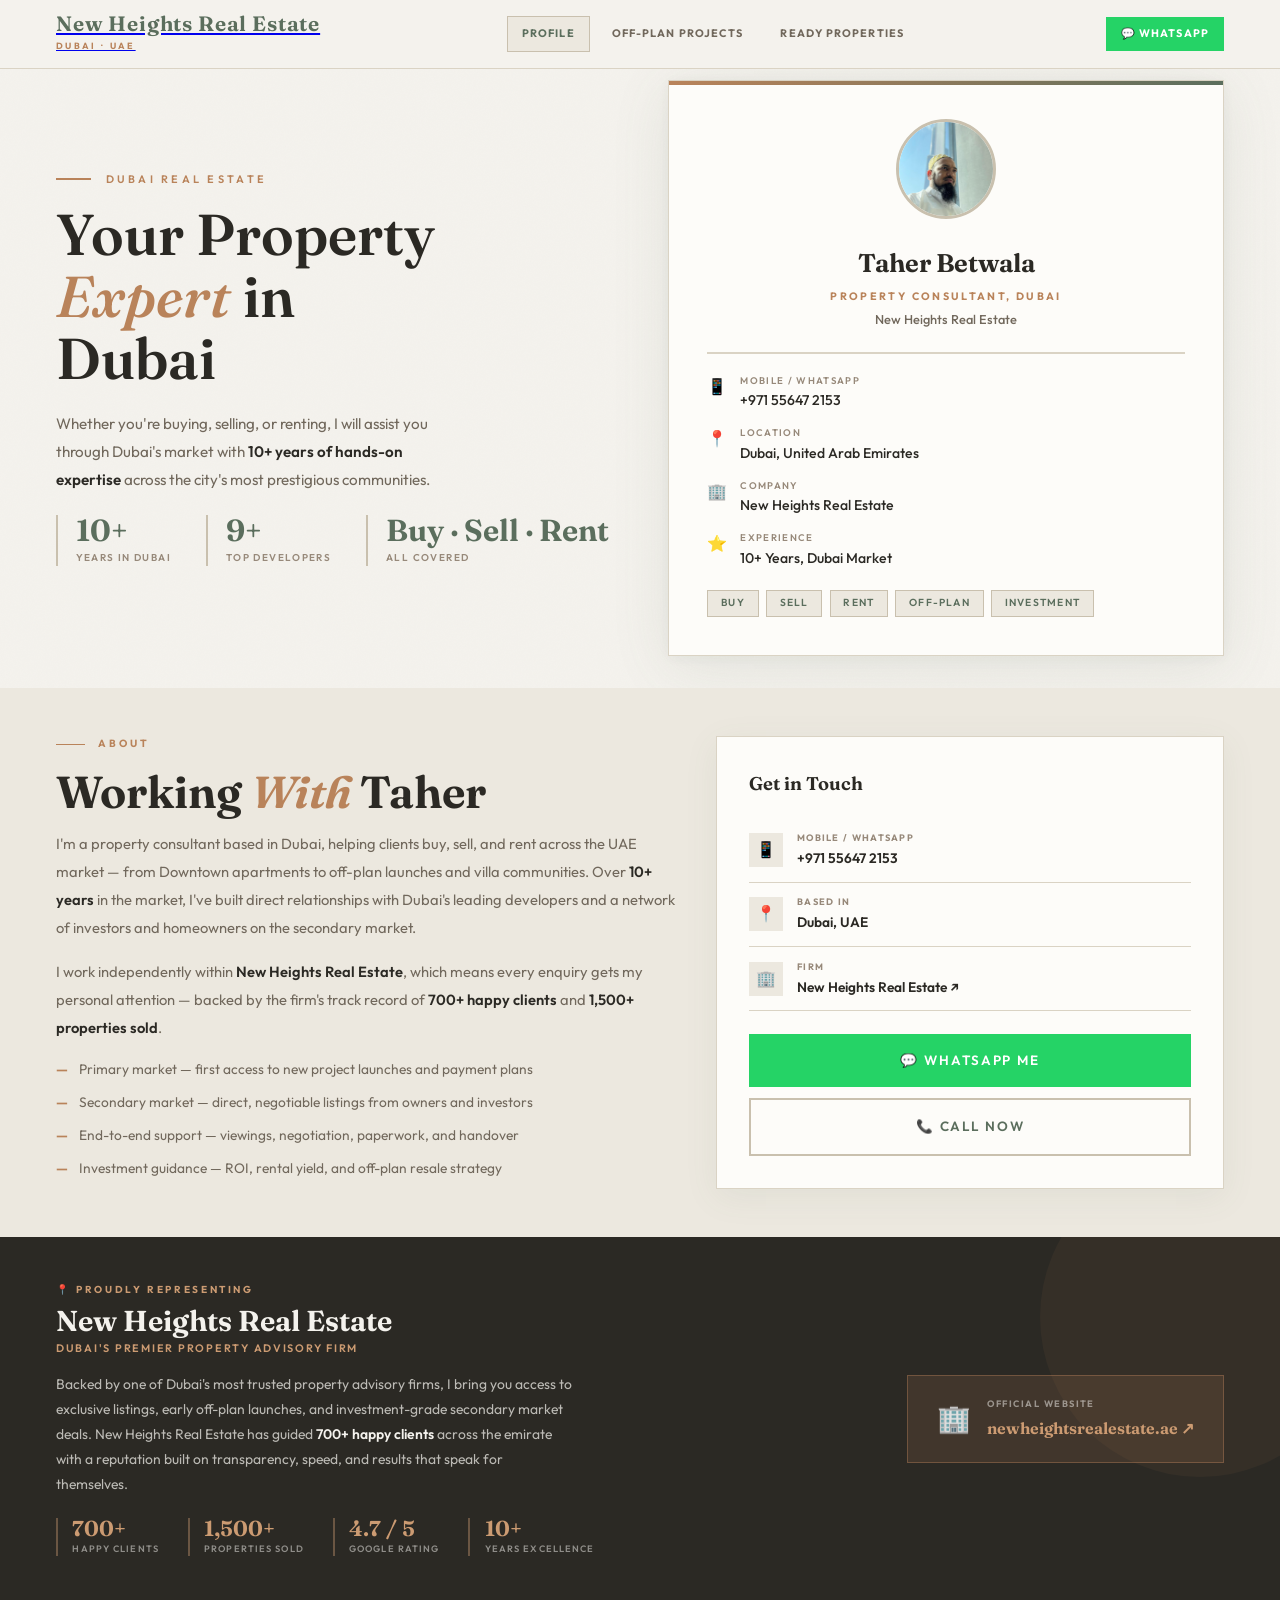
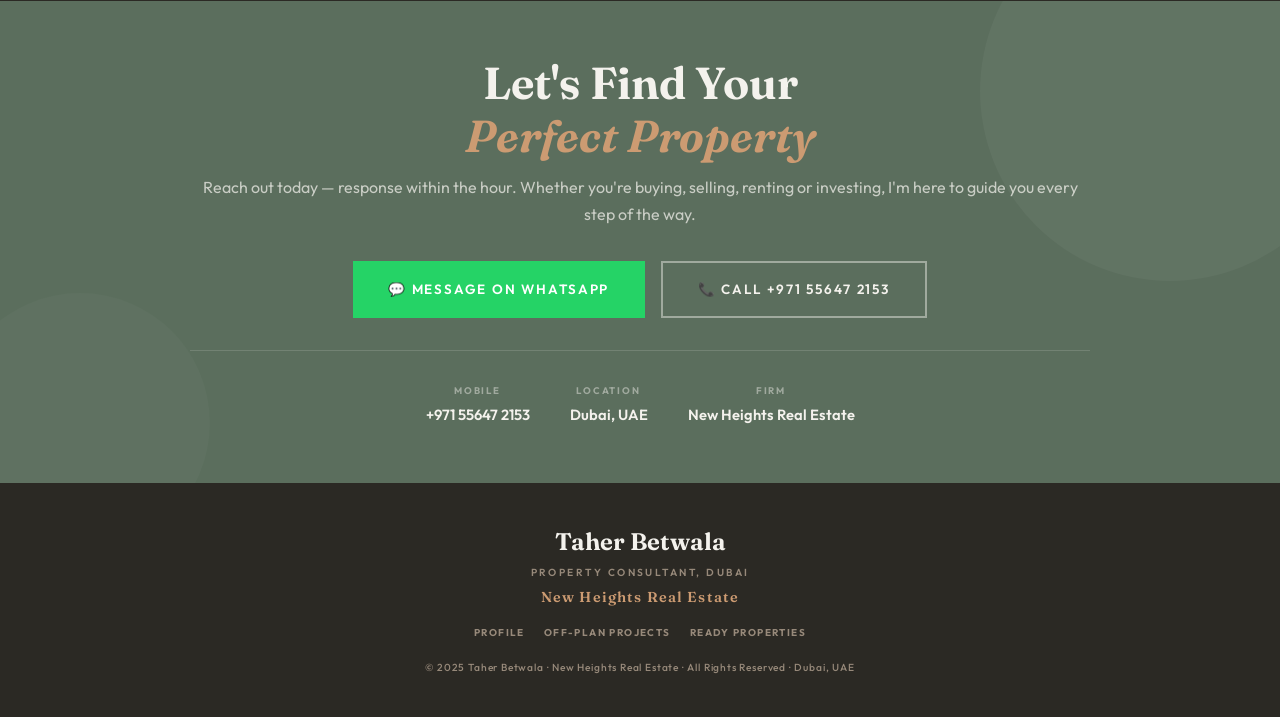
<file: index.html>
<!DOCTYPE html>
<html lang="en">
<head>
<meta charset="UTF-8"/>
<meta name="viewport" content="width=device-width, initial-scale=1.0"/>
<title>Taher Betwala | Property Consultant, Dubai</title>
<link rel="stylesheet" href="styles.css"/>
</head>
<body>

<!-- NAV -->
<nav>
  <a href="index.html" class="nav-brand">
    <span class="nav-brand-name">New Heights Real Estate</span>
    <span class="nav-brand-sub">Dubai · UAE</span>
  </a>
  <ul class="nav-links">
    <li><a href="index.html" class="active">Profile</a></li>
    <li><a href="offplan.html">Off-Plan Projects</a></li>
    <li><a href="secondary.html">Ready Properties</a></li>
  </ul>
  <a href="https://wa.me/971556472153" target="_blank" class="nav-wa">💬 WhatsApp</a>
</nav>

<!-- HERO -->
<section style="position:relative;z-index:1;">
  <div class="hero">
    <div class="hero-left">
      <div class="eyebrow"><span class="eyebrow-line"></span>Dubai Real Estate</div>
      <h1>Your Property<br><em>Expert</em> in<br>Dubai</h1>
      <p class="hero-desc">
        Whether you're buying, selling, or renting, I will assist you through Dubai's market with
        <strong>10+ years of hands-on expertise</strong> across the city's most prestigious communities.
      </p>
      <div class="hero-stats">
        <div class="stat">
          <div class="stat-val">10+</div>
          <div class="stat-lbl">Years in Dubai</div>
        </div>
        <div class="stat">
          <div class="stat-val">9+</div>
          <div class="stat-lbl">Top Developers</div>
        </div>
        <div class="stat">
          <div class="stat-val">Buy · Sell · Rent</div>
          <div class="stat-lbl">All Covered</div>
        </div>
      </div>
    </div>
    <div class="profile-card">
      <div class="photo-wrap">
        <div class="photo-circle">
          <img src="TB 1.jpg" alt="Taher Betwala"/>
        </div>
      </div>
      <div class="card-name">Taher Betwala</div>
      <div class="card-title">Property Consultant, Dubai</div>
      <div class="card-company">New Heights Real Estate</div>
      <div class="card-divider"></div>
      <div class="card-row">
        <div class="card-icon">📱</div>
        <div>
          <div class="card-row-label">Mobile / WhatsApp</div>
          <div class="card-row-val"><a href="tel:+971556472153">+971 55647 2153</a></div>
        </div>
      </div>
      <div class="card-row">
        <div class="card-icon">📍</div>
        <div>
          <div class="card-row-label">Location</div>
          <div class="card-row-val">Dubai, United Arab Emirates</div>
        </div>
      </div>
      <div class="card-row">
        <div class="card-icon">🏢</div>
        <div>
          <div class="card-row-label">Company</div>
          <div class="card-row-val">New Heights Real Estate</div>
        </div>
      </div>
      <div class="card-row">
        <div class="card-icon">⭐</div>
        <div>
          <div class="card-row-label">Experience</div>
          <div class="card-row-val">10+ Years, Dubai Market</div>
        </div>
      </div>
      <div class="spec-row">
        <span class="spec-tag">Buy</span>
        <span class="spec-tag">Sell</span>
        <span class="spec-tag">Rent</span>
        <span class="spec-tag">Off-Plan</span>
        <span class="spec-tag">Investment</span>
      </div>
    </div>
  </div>
</section>

<!-- ABOUT + CONTACT DETAIL -->
<div class="section-outer about-section">
  <div class="section-inner">
    <div class="about-grid">
      <div class="about-text">
        <div class="sec-eyebrow">About</div>
        <h2>Working <em>With</em> Taher</h2>
        <p>I'm a property consultant based in Dubai, helping clients buy, sell, and rent across the UAE market — from Downtown apartments to off-plan launches and villa communities. Over <strong>10+ years</strong> in the market, I've built direct relationships with Dubai's leading developers and a network of investors and homeowners on the secondary market.</p>
        <p>I work independently within <strong>New Heights Real Estate</strong>, which means every enquiry gets my personal attention — backed by the firm's track record of <strong>700+ happy clients</strong> and <strong>1,500+ properties sold</strong>.</p>
        <ul class="about-list">
          <li>Primary market — first access to new project launches and payment plans</li>
          <li>Secondary market — direct, negotiable listings from owners and investors</li>
          <li>End-to-end support — viewings, negotiation, paperwork, and handover</li>
          <li>Investment guidance — ROI, rental yield, and off-plan resale strategy</li>
        </ul>
      </div>
      <div class="contact-card">
        <div class="contact-card-title">Get in Touch</div>
        <div class="contact-card-row">
          <div class="contact-card-icon">📱</div>
          <div>
            <div class="contact-card-label">Mobile / WhatsApp</div>
            <div class="contact-card-val"><a href="tel:+971556472153">+971 55647 2153</a></div>
          </div>
        </div>
        <div class="contact-card-row">
          <div class="contact-card-icon">📍</div>
          <div>
            <div class="contact-card-label">Based In</div>
            <div class="contact-card-val">Dubai, UAE</div>
          </div>
        </div>
        <div class="contact-card-row">
          <div class="contact-card-icon">🏢</div>
          <div>
            <div class="contact-card-label">Firm</div>
            <div class="contact-card-val"><a href="https://newheightsrealestate.ae/" target="_blank" rel="noopener">New Heights Real Estate ↗</a></div>
          </div>
        </div>
        <div class="contact-card-btns">
          <a href="https://wa.me/971556472153?text=Hey%20Taher!%20Found%20your%20profile%20%E2%80%94%20I%20think%20you're%20the%20right%20guy%20to%20find%20my%20dream%20home%20in%20Dubai!" target="_blank" class="btn-wa-lg" style="justify-content:center;">💬 WhatsApp Me</a>
          <a href="tel:+971556472153" class="btn-call-lg" style="justify-content:center;border-color:var(--border2);color:var(--mocha);">📞 Call Now</a>
        </div>
      </div>
    </div>
  </div>
</div>

<!-- COMPANY STRIP -->
<div class="nh-strip-outer">
  <div class="nh-strip-inner">
    <div class="nh-strip-left">
      <div class="nh-strip-eyebrow">📍 Proudly Representing</div>
      <div class="nh-strip-name">New Heights Real Estate</div>
      <div class="nh-strip-tagline">Dubai's Premier Property Advisory Firm</div>
      <p class="nh-strip-desc">
        Backed by one of Dubai's most trusted property advisory firms, I bring you access to exclusive listings, early off-plan launches, and investment-grade secondary market deals. New Heights Real Estate has guided <strong>700+ happy clients</strong> across the emirate with a reputation built on transparency, speed, and results that speak for themselves.
      </p>
      <div class="nh-strip-stats">
        <div class="nh-stat"><span class="nh-stat-val">700+</span><span class="nh-stat-lbl">Happy Clients</span></div>
        <div class="nh-stat"><span class="nh-stat-val">1,500+</span><span class="nh-stat-lbl">Properties Sold</span></div>
        <div class="nh-stat"><span class="nh-stat-val">4.7 / 5</span><span class="nh-stat-lbl">Google Rating</span></div>
        <div class="nh-stat"><span class="nh-stat-val">10+</span><span class="nh-stat-lbl">Years Excellence</span></div>
      </div>
    </div>
    <div>
      <a href="https://newheightsrealestate.ae/" target="_blank" rel="noopener" class="nh-strip-cta">
        <span class="nh-cta-icon">🏢</span>
        <div>
          <div class="nh-cta-label">Official Website</div>
          <div class="nh-cta-link">newheightsrealestate.ae ↗</div>
        </div>
      </a>
    </div>
  </div>
</div>

<!-- CONTACT -->
<div class="contact-strip" id="contact">
  <div class="contact-inner">
    <h2>Let's Find Your<br><em>Perfect Property</em></h2>
    <p>Reach out today — response within the hour. Whether you're buying, selling, renting or investing, I'm here to guide you every step of the way.</p>
    <div class="contact-btns">
      <a href="https://wa.me/971556472153?text=Hey%20Taher!%20Found%20your%20profile%20%E2%80%94%20I%20think%20you're%20the%20right%20guy%20to%20find%20my%20dream%20home%20in%20Dubai!" target="_blank" class="btn-wa-lg">💬 Message on WhatsApp</a>
      <a href="tel:+971556472153" class="btn-call-lg">📞 Call +971 55647 2153</a>
    </div>
    <div class="contact-details-row">
      <div class="contact-detail-item">
        <div class="contact-detail-label">Mobile</div>
        <div class="contact-detail-val">+971 55647 2153</div>
      </div>
      <div class="contact-detail-item">
        <div class="contact-detail-label">Location</div>
        <div class="contact-detail-val">Dubai, UAE</div>
      </div>
      <div class="contact-detail-item">
        <div class="contact-detail-label">Firm</div>
        <div class="contact-detail-val">New Heights Real Estate</div>
      </div>
    </div>
  </div>
</div>

<!-- FOOTER -->
<footer>
  <div class="footer-name">Taher Betwala</div>
  <div class="footer-role">Property Consultant, Dubai</div>
  <div class="footer-company">New Heights Real Estate</div>
  <div class="footer-links">
    <a href="index.html">Profile</a>
    <a href="offplan.html">Off-Plan Projects</a>
    <a href="secondary.html">Ready Properties</a>
  </div>
  <div class="footer-copy">© 2025 Taher Betwala · New Heights Real Estate · All Rights Reserved · Dubai, UAE</div>
</footer>

<!-- MOBILE STICKY BUTTONS -->
<div class="mobile-sticky">
  <a href="https://wa.me/971556472153?text=Hey%20Taher!%20Found%20your%20profile%20%E2%80%94%20I%20think%20you're%20the%20right%20guy%20to%20find%20my%20dream%20home%20in%20Dubai!" target="_blank" class="mob-btn mob-btn-wa">💬 WhatsApp</a>
  <a href="tel:+971556472153" class="mob-btn mob-btn-call">📞 Call</a>
</div>

</body>
</html>
</file>
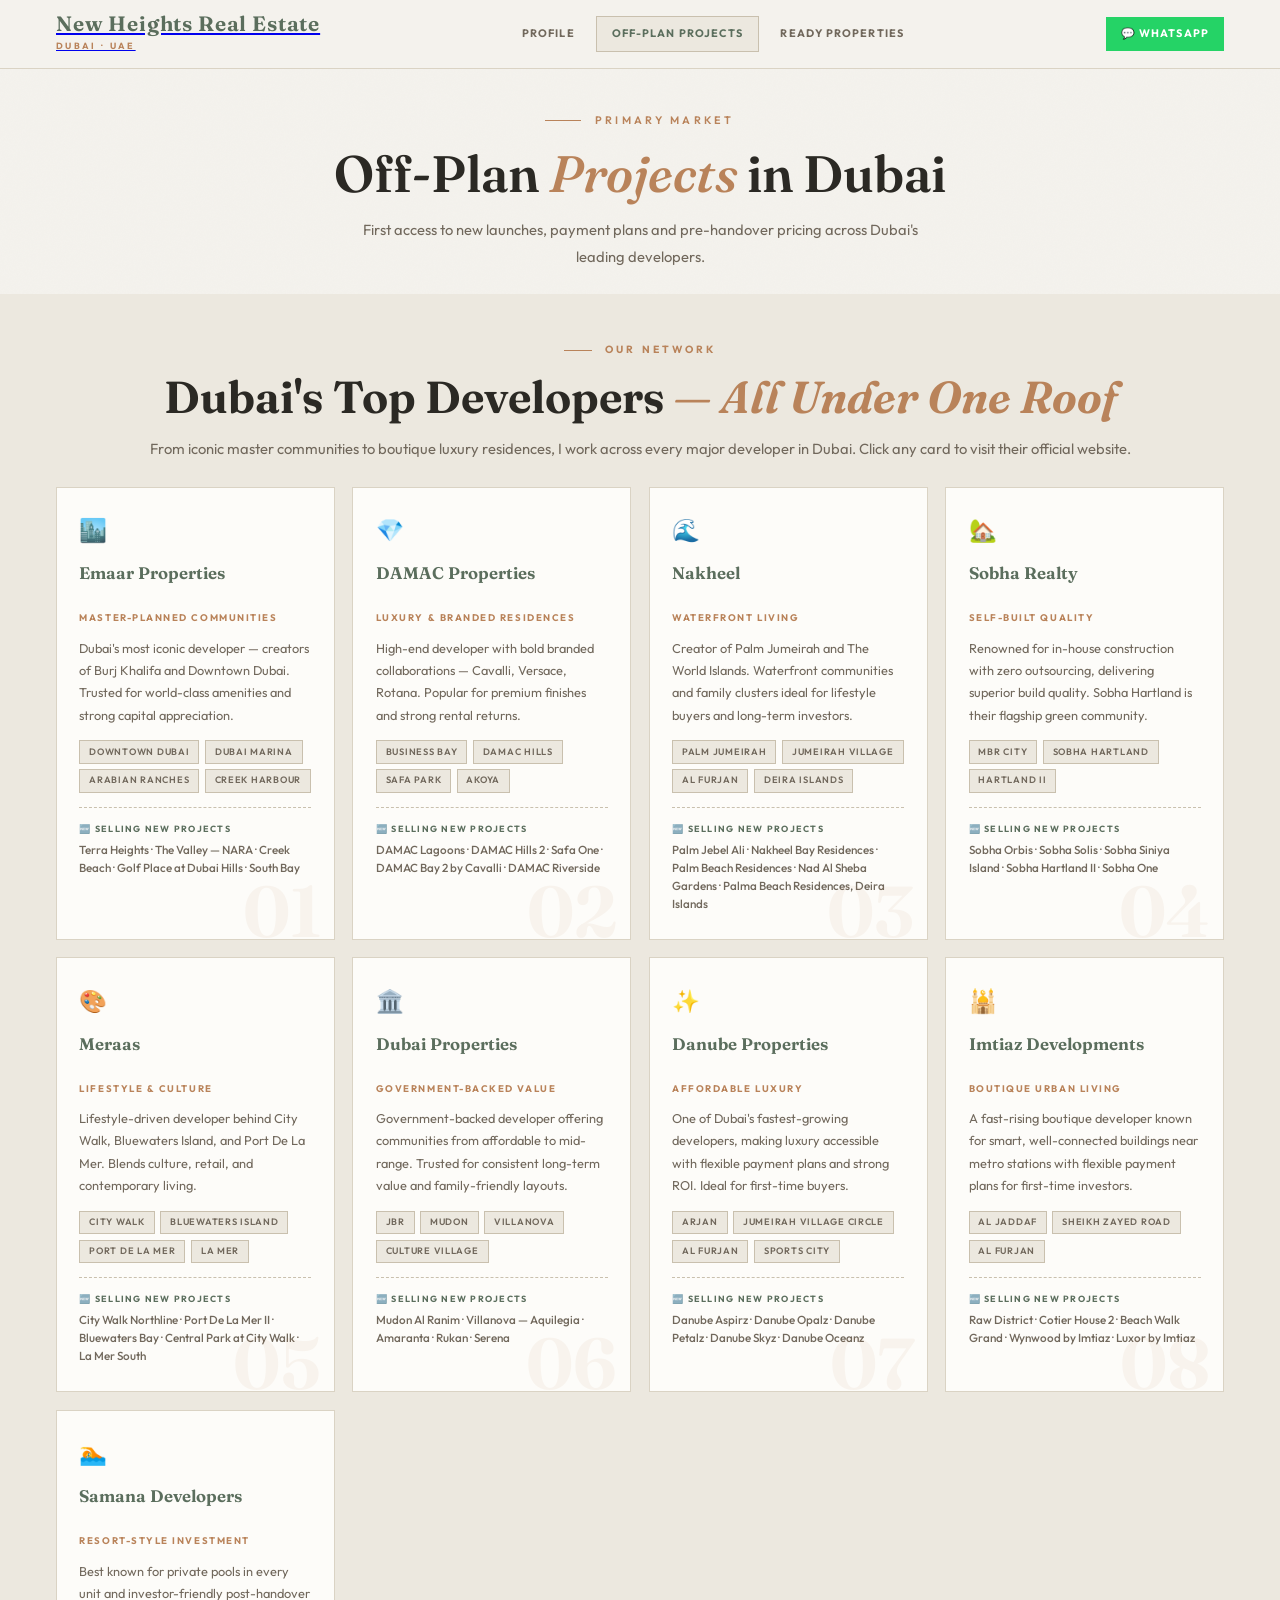
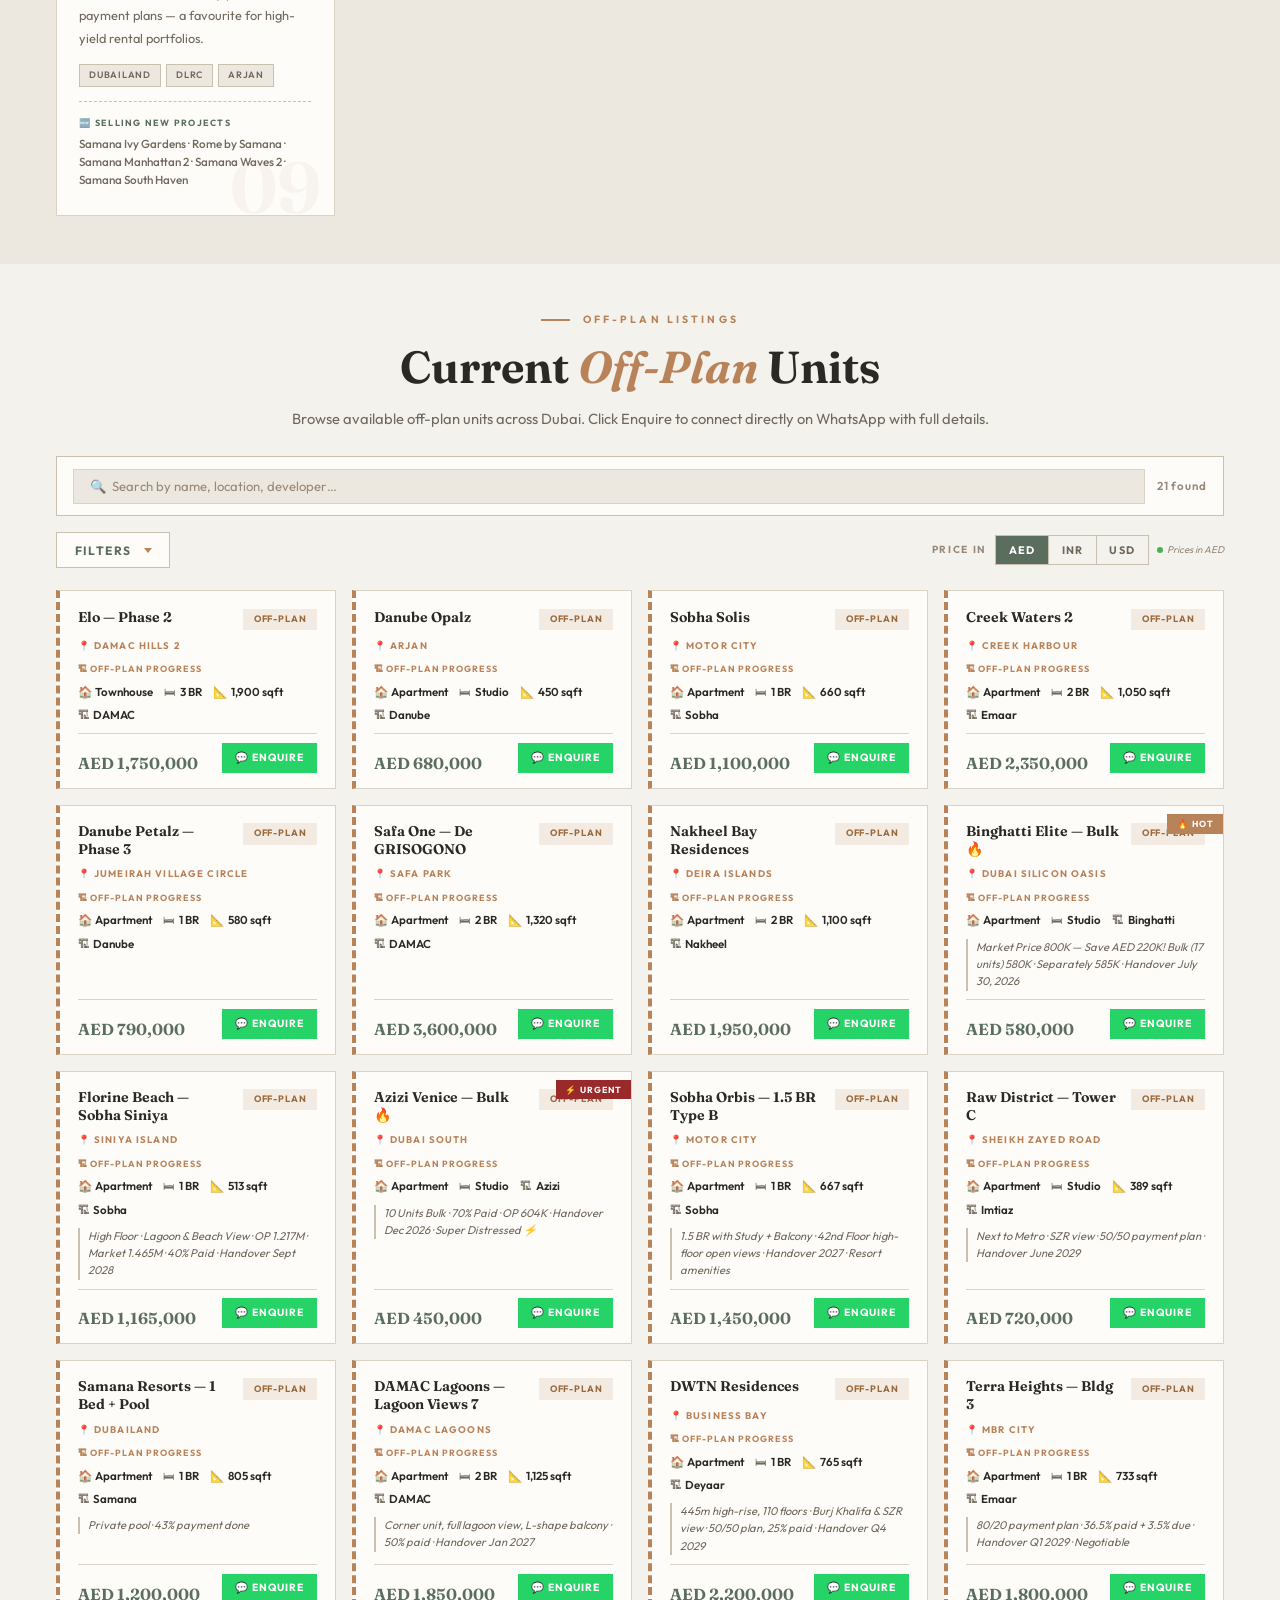
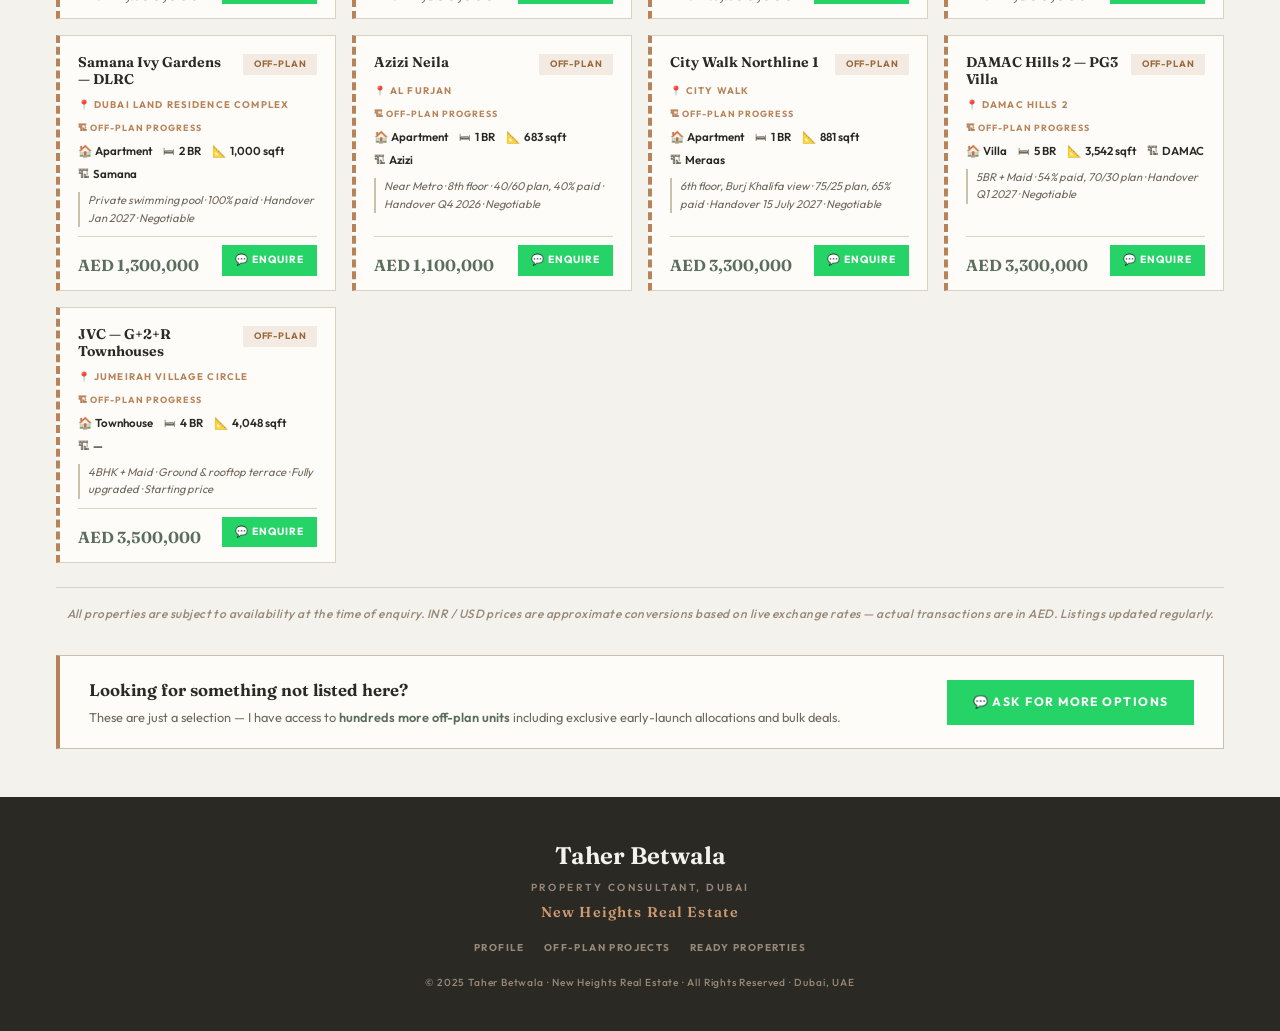
<file: offplan.html>
<!DOCTYPE html>
<html lang="en">
<head>
<meta charset="UTF-8"/>
<meta name="viewport" content="width=device-width, initial-scale=1.0"/>
<title>Off-Plan Projects | Taher Betwala, Dubai</title>
<link rel="stylesheet" href="styles.css"/>
</head>
<body>

<!-- NAV -->
<nav>
  <a href="index.html" class="nav-brand">
    <span class="nav-brand-name">New Heights Real Estate</span>
    <span class="nav-brand-sub">Dubai · UAE</span>
  </a>
  <ul class="nav-links">
    <li><a href="index.html">Profile</a></li>
    <li><a href="offplan.html" class="active">Off-Plan Projects</a></li>
    <li><a href="secondary.html">Ready Properties</a></li>
  </ul>
  <a href="https://wa.me/971556472153" target="_blank" class="nav-wa">💬 WhatsApp</a>
</nav>

<div class="page-header">
  <div class="eyebrow"><span class="eyebrow-line"></span>Primary Market</div>
  <h1>Off-Plan <em>Projects</em> in Dubai</h1>
  <p>First access to new launches, payment plans and pre-handover pricing across Dubai's leading developers.</p>
</div>

<!-- DEVELOPERS -->
<div class="section-outer dev-section" id="developers">
  <div class="section-inner">
    <div class="sec-eyebrow" style="justify-content:center;">Our Network</div>
    <h2 style="text-align:center;">Dubai's Top Developers <em>— All Under One Roof</em></h2>
    <p class="sec-subtitle" style="text-align:center;max-width:100%;">From iconic master communities to boutique luxury residences, I work across every major developer in Dubai. Click any card to visit their official website.</p>
    <div class="dev-grid">
      <a class="dev-card" data-num="01" href="https://www.emaar.com" target="_blank" rel="noopener">
        <div class="dev-icon">🏙️</div>
        <div class="dev-name">Emaar Properties</div>
        <div class="dev-visit">↗ Visit emaar.com</div>
        <div class="dev-type">Master-Planned Communities</div>
        <div class="dev-desc">Dubai's most iconic developer — creators of Burj Khalifa and Downtown Dubai. Trusted for world-class amenities and strong capital appreciation.</div>
        <div class="dev-areas">
          <span class="area-pill">Downtown Dubai</span><span class="area-pill">Dubai Marina</span>
          <span class="area-pill">Arabian Ranches</span><span class="area-pill">Creek Harbour</span>
        </div>
        <div class="dev-newproj">
          <div class="dev-newproj-label">🆕 Selling New Projects</div>
          <div class="dev-newproj-list">Terra Heights · The Valley — NARA · Creek Beach · Golf Place at Dubai Hills · South Bay</div>
        </div>
      </a>
      <a class="dev-card" data-num="02" href="https://www.damacproperties.com" target="_blank" rel="noopener">
        <div class="dev-icon">💎</div>
        <div class="dev-name">DAMAC Properties</div>
        <div class="dev-visit">↗ Visit damacproperties.com</div>
        <div class="dev-type">Luxury &amp; Branded Residences</div>
        <div class="dev-desc">High-end developer with bold branded collaborations — Cavalli, Versace, Rotana. Popular for premium finishes and strong rental returns.</div>
        <div class="dev-areas">
          <span class="area-pill">Business Bay</span><span class="area-pill">DAMAC Hills</span>
          <span class="area-pill">Safa Park</span><span class="area-pill">Akoya</span>
        </div>
        <div class="dev-newproj">
          <div class="dev-newproj-label">🆕 Selling New Projects</div>
          <div class="dev-newproj-list">DAMAC Lagoons · DAMAC Hills 2 · Safa One · DAMAC Bay 2 by Cavalli · DAMAC Riverside</div>
        </div>
      </a>
      <a class="dev-card" data-num="03" href="https://www.nakheel.com" target="_blank" rel="noopener">
        <div class="dev-icon">🌊</div>
        <div class="dev-name">Nakheel</div>
        <div class="dev-visit">↗ Visit nakheel.com</div>
        <div class="dev-type">Waterfront Living</div>
        <div class="dev-desc">Creator of Palm Jumeirah and The World Islands. Waterfront communities and family clusters ideal for lifestyle buyers and long-term investors.</div>
        <div class="dev-areas">
          <span class="area-pill">Palm Jumeirah</span><span class="area-pill">Jumeirah Village</span>
          <span class="area-pill">Al Furjan</span><span class="area-pill">Deira Islands</span>
        </div>
        <div class="dev-newproj">
          <div class="dev-newproj-label">🆕 Selling New Projects</div>
          <div class="dev-newproj-list">Palm Jebel Ali · Nakheel Bay Residences · Palm Beach Residences · Nad Al Sheba Gardens · Palma Beach Residences, Deira Islands</div>
        </div>
      </a>
      <a class="dev-card" data-num="04" href="https://www.sobharealty.com" target="_blank" rel="noopener">
        <div class="dev-icon">🏡</div>
        <div class="dev-name">Sobha Realty</div>
        <div class="dev-visit">↗ Visit sobharealty.com</div>
        <div class="dev-type">Self-Built Quality</div>
        <div class="dev-desc">Renowned for in-house construction with zero outsourcing, delivering superior build quality. Sobha Hartland is their flagship green community.</div>
        <div class="dev-areas">
          <span class="area-pill">MBR City</span><span class="area-pill">Sobha Hartland</span>
          <span class="area-pill">Hartland II</span>
        </div>
        <div class="dev-newproj">
          <div class="dev-newproj-label">🆕 Selling New Projects</div>
          <div class="dev-newproj-list">Sobha Orbis · Sobha Solis · Sobha Siniya Island · Sobha Hartland II · Sobha One</div>
        </div>
      </a>
      <a class="dev-card" data-num="05" href="https://www.meraas.com" target="_blank" rel="noopener">
        <div class="dev-icon">🎨</div>
        <div class="dev-name">Meraas</div>
        <div class="dev-visit">↗ Visit meraas.com</div>
        <div class="dev-type">Lifestyle &amp; Culture</div>
        <div class="dev-desc">Lifestyle-driven developer behind City Walk, Bluewaters Island, and Port De La Mer. Blends culture, retail, and contemporary living.</div>
        <div class="dev-areas">
          <span class="area-pill">City Walk</span><span class="area-pill">Bluewaters Island</span>
          <span class="area-pill">Port De La Mer</span><span class="area-pill">La Mer</span>
        </div>
        <div class="dev-newproj">
          <div class="dev-newproj-label">🆕 Selling New Projects</div>
          <div class="dev-newproj-list">City Walk Northline · Port De La Mer II · Bluewaters Bay · Central Park at City Walk · La Mer South</div>
        </div>
      </a>
      <a class="dev-card" data-num="06" href="https://www.dubaiproperties.ae" target="_blank" rel="noopener">
        <div class="dev-icon">🏛️</div>
        <div class="dev-name">Dubai Properties</div>
        <div class="dev-visit">↗ Visit dubaiproperties.ae</div>
        <div class="dev-type">Government-Backed Value</div>
        <div class="dev-desc">Government-backed developer offering communities from affordable to mid-range. Trusted for consistent long-term value and family-friendly layouts.</div>
        <div class="dev-areas">
          <span class="area-pill">JBR</span><span class="area-pill">Mudon</span>
          <span class="area-pill">Villanova</span><span class="area-pill">Culture Village</span>
        </div>
        <div class="dev-newproj">
          <div class="dev-newproj-label">🆕 Selling New Projects</div>
          <div class="dev-newproj-list">Mudon Al Ranim · Villanova — Aquilegia · Amaranta · Rukan · Serena</div>
        </div>
      </a>
      <a class="dev-card" data-num="07" href="https://www.danubeproperties.com" target="_blank" rel="noopener">
        <div class="dev-icon">✨</div>
        <div class="dev-name">Danube Properties</div>
        <div class="dev-visit">↗ Visit danubeproperties.com</div>
        <div class="dev-type">Affordable Luxury</div>
        <div class="dev-desc">One of Dubai's fastest-growing developers, making luxury accessible with flexible payment plans and strong ROI. Ideal for first-time buyers.</div>
        <div class="dev-areas">
          <span class="area-pill">Arjan</span><span class="area-pill">Jumeirah Village Circle</span>
          <span class="area-pill">Al Furjan</span><span class="area-pill">Sports City</span>
        </div>
        <div class="dev-newproj">
          <div class="dev-newproj-label">🆕 Selling New Projects</div>
          <div class="dev-newproj-list">Danube Aspirz · Danube Opalz · Danube Petalz · Danube Skyz · Danube Oceanz</div>
        </div>
      </a>
      <a class="dev-card" data-num="08" href="https://www.imtiazdevelopments.com" target="_blank" rel="noopener">
        <div class="dev-icon">🕌</div>
        <div class="dev-name">Imtiaz Developments</div>
        <div class="dev-visit">↗ Visit imtiazdevelopments.com</div>
        <div class="dev-type">Boutique Urban Living</div>
        <div class="dev-desc">A fast-rising boutique developer known for smart, well-connected buildings near metro stations with flexible payment plans for first-time investors.</div>
        <div class="dev-areas">
          <span class="area-pill">Al Jaddaf</span><span class="area-pill">Sheikh Zayed Road</span>
          <span class="area-pill">Al Furjan</span>
        </div>
        <div class="dev-newproj">
          <div class="dev-newproj-label">🆕 Selling New Projects</div>
          <div class="dev-newproj-list">Raw District · Cotier House 2 · Beach Walk Grand · Wynwood by Imtiaz · Luxor by Imtiaz</div>
        </div>
      </a>
      <a class="dev-card" data-num="09" href="https://www.samana.ae" target="_blank" rel="noopener">
        <div class="dev-icon">🏊</div>
        <div class="dev-name">Samana Developers</div>
        <div class="dev-visit">↗ Visit samana.ae</div>
        <div class="dev-type">Resort-Style Investment</div>
        <div class="dev-desc">Best known for private pools in every unit and investor-friendly post-handover payment plans — a favourite for high-yield rental portfolios.</div>
        <div class="dev-areas">
          <span class="area-pill">Dubailand</span><span class="area-pill">DLRC</span>
          <span class="area-pill">Arjan</span>
        </div>
        <div class="dev-newproj">
          <div class="dev-newproj-label">🆕 Selling New Projects</div>
          <div class="dev-newproj-list">Samana Ivy Gardens · Rome by Samana · Samana Manhattan 2 · Samana Waves 2 · Samana South Haven</div>
        </div>
      </a>
    </div>
  </div>
</div>

<!-- OFF-PLAN LISTINGS -->
<div class="section-outer listings-section" id="listings">
  <div class="section-inner">
    <div class="sec-eyebrow" style="justify-content:center;">Off-Plan Listings</div>
    <h2 style="text-align:center;">Current <em>Off-Plan</em> Units</h2>
    <p class="sec-subtitle" style="text-align:center;max-width:100%;">Browse available off-plan units across Dubai. Click Enquire to connect directly on WhatsApp with full details.</p>

    <div class="search-bar-wrap">
      <input type="text" class="search-input" id="opSearch" placeholder="🔍  Search by name, location, developer…" oninput="applyFilters()"/>
      <span class="search-results-count" id="opCount"></span>
    </div>

    <div class="filter-bar">
      <div class="filter-left">
        <div class="filter-dropdown-wrap">
          <button class="filter-main-btn" id="opFilterBtn" onclick="toggleFilterPanel('opFilterPanel','opFilterBtn')">
            <span id="opFilterLabel">Filters</span>
            <span class="arrow"></span>
          </button>
          <div class="filter-panel" id="opFilterPanel">
            <div class="filter-group">
              <span class="filter-group-label">Bedrooms / Size</span>
              <div class="filter-chips" id="opBedsChips">
                <button class="chip active" onclick="setBeds('',this)">All</button>
                <button class="chip" onclick="setBeds('Studio',this)">Studio</button>
                <button class="chip" onclick="setBeds('1 BR',this)">1 BR</button>
                <button class="chip" onclick="setBeds('2 BR',this)">2 BR</button>
                <button class="chip" onclick="setBeds('3 BR',this)">3 BR</button>
                <button class="chip" onclick="setBeds('4 BR',this)">4 BR</button>
                <button class="chip" onclick="setBeds('5 BR',this)">5 BR</button>
                <button class="chip" onclick="setBeds('6 BR',this)">6+ BR</button>
                <button class="chip" onclick="setBeds('Townhouse',this)">Townhouse</button>
                <button class="chip" onclick="setBeds('Villa',this)">Villa</button>
              </div>
            </div>
            <div class="filter-group">
              <span class="filter-group-label">Developer</span>
              <div class="filter-chips" id="opDevChips">
                <button class="chip active" onclick="setDev('',this)">All</button>
                <button class="chip" onclick="setDev('Emaar',this)">Emaar</button>
                <button class="chip" onclick="setDev('DAMAC',this)">DAMAC</button>
                <button class="chip" onclick="setDev('Nakheel',this)">Nakheel</button>
                <button class="chip" onclick="setDev('Sobha',this)">Sobha</button>
                <button class="chip" onclick="setDev('Meraas',this)">Meraas</button>
                <button class="chip" onclick="setDev('Danube',this)">Danube</button>
                <button class="chip" onclick="setDev('Binghatti',this)">Binghatti</button>
                <button class="chip" onclick="setDev('Azizi',this)">Azizi</button>
                <button class="chip" onclick="setDev('Imtiaz',this)">Imtiaz</button>
                <button class="chip" onclick="setDev('Samana',this)">Samana</button>
                <button class="chip" onclick="setDev('Deyaar',this)">Deyaar</button>
              </div>
            </div>
          </div>
        </div>
        <span class="filter-active-label" id="opActiveLabel" style="font-size:0.7rem;color:var(--taupe);font-weight:500;"></span>
      </div>
      <div class="currency-inline">
        <span class="currency-label">Price in</span>
        <div class="currency-toggle">
          <button class="cur-btn active" onclick="setCurrency('AED',this)">AED</button>
          <button class="cur-btn" onclick="setCurrency('INR',this)">INR</button>
          <button class="cur-btn" onclick="setCurrency('USD',this)">USD</button>
        </div>
        <span class="rate-note" id="rateNote"><span class="rate-dot stale" id="rateDot"></span><span id="rateText">Loading…</span></span>
      </div>
    </div>

    <div class="primary-grid" id="listingsBody"></div>
    <p class="availability-note">All properties are subject to availability at the time of enquiry. INR / USD prices are approximate conversions based on live exchange rates — actual transactions are in AED. Listings updated regularly.</p>
    <div class="more-properties-banner">
      <div>
        <div class="more-prop-title">Looking for something not listed here?</div>
        <div class="more-prop-sub">These are just a selection — I have access to <strong>hundreds more off-plan units</strong> including exclusive early-launch allocations and bulk deals.</div>
      </div>
      <a href="https://wa.me/971556472153?text=Hi%20Taher!%20I%20checked%20your%20off-plan%20listings%20but%20didn't%20find%20what%20I'm%20looking%20for.%20Can%20you%20help%20me%20find%20more%20options?" target="_blank" class="btn-more-props">💬 Ask for More Options</a>
    </div>
  </div>
</div>

<!-- FOOTER -->
<footer>
  <div class="footer-name">Taher Betwala</div>
  <div class="footer-role">Property Consultant, Dubai</div>
  <div class="footer-company">New Heights Real Estate</div>
  <div class="footer-links">
    <a href="index.html">Profile</a>
    <a href="offplan.html">Off-Plan Projects</a>
    <a href="secondary.html">Ready Properties</a>
  </div>
  <div class="footer-copy">© 2025 Taher Betwala · New Heights Real Estate · All Rights Reserved · Dubai, UAE</div>
</footer>

<div class="mobile-sticky">
  <a href="https://wa.me/971556472153?text=Hey%20Taher!%20Interested%20in%20one%20of%20your%20off-plan%20projects." target="_blank" class="mob-btn mob-btn-wa">💬 WhatsApp</a>
  <a href="tel:+971556472153" class="mob-btn mob-btn-call">📞 Call</a>
</div>

<script>
/* ═══════════════════════════════════════════════════════════════════
   OFF-PLAN LISTINGS DATA
   To add a new off-plan project: copy one block below (between the { and },
   change the values, and paste it as a new line in the array.
   status is always "offplan" on this page.
   ═══════════════════════════════════════════════════════════════════ */
const listings = [
  { id:15, name:"Elo — Phase 2",                   type:"Townhouse",  developer:"DAMAC",   location:"DAMAC Hills 2",           beds:"3 BR",       size:"1,900",  price:"1,750,000",   status:"offplan" },
  { id:16, name:"Danube Opalz",                    type:"Apartment",  developer:"Danube",  location:"Arjan",                   beds:"Studio",     size:"450",    price:"680,000",     status:"offplan" },
  { id:17, name:"Sobha Solis",                     type:"Apartment",  developer:"Sobha",   location:"Motor City",              beds:"1 BR",       size:"660",    price:"1,100,000",   status:"offplan" },
  { id:18, name:"Creek Waters 2",                  type:"Apartment",  developer:"Emaar",   location:"Creek Harbour",           beds:"2 BR",       size:"1,050",  price:"2,350,000",   status:"offplan" },
  { id:19, name:"Danube Petalz — Phase 3",         type:"Apartment",  developer:"Danube",  location:"Jumeirah Village Circle", beds:"1 BR",       size:"580",    price:"790,000",     status:"offplan" },
  { id:20, name:"Safa One — De GRISOGONO",         type:"Apartment",  developer:"DAMAC",   location:"Safa Park",               beds:"2 BR",       size:"1,320",  price:"3,600,000",   status:"offplan" },
  { id:21, name:"Nakheel Bay Residences",          type:"Apartment",  developer:"Nakheel", location:"Deira Islands",           beds:"2 BR",       size:"1,100",  price:"1,950,000",   status:"offplan" },
  { id:24, name:"Binghatti Elite — Bulk 🔥",       type:"Apartment",  developer:"Binghatti",location:"Dubai Silicon Oasis",    beds:"Studio",     size:"—",      price:"580,000",     status:"offplan", note:"Market Price 800K — Save AED 220K! Bulk (17 units) 580K · Separately 585K · Handover July 30, 2026" },
  { id:25, name:"Florine Beach — Sobha Siniya",    type:"Apartment",  developer:"Sobha",   location:"Siniya Island",           beds:"1 BR",       size:"513",    price:"1,165,000",   status:"offplan", note:"High Floor · Lagoon & Beach View · OP 1.217M · Market 1.465M · 40% Paid · Handover Sept 2028" },
  { id:29, name:"Azizi Venice — Bulk 🔥",          type:"Apartment",  developer:"Azizi",   location:"Dubai South",             beds:"Studio",     size:"—",      price:"450,000",     status:"offplan", note:"10 Units Bulk · 70% Paid · OP 604K · Handover Dec 2026 · Super Distressed ⚡" },
  { id:31, name:"Sobha Orbis — 1.5 BR Type B",     type:"Apartment",  developer:"Sobha",   location:"Motor City",              beds:"1 BR",       size:"667",    price:"1,450,000",   status:"offplan", note:"1.5 BR with Study + Balcony · 42nd Floor high-floor open views · Handover 2027 · Resort amenities" },
  { id:34, name:"Raw District — Tower C",          type:"Apartment",  developer:"Imtiaz",  location:"Sheikh Zayed Road",       beds:"Studio",     size:"389",    price:"720,000",     status:"offplan", note:"Next to Metro · SZR view · 50/50 payment plan · Handover June 2029" },
  { id:35, name:"Samana Resorts — 1 Bed + Pool",   type:"Apartment",  developer:"Samana",  location:"Dubailand",               beds:"1 BR",       size:"805",    price:"1,200,000",   status:"offplan", note:"Private pool · 43% payment done" },
  { id:36, name:"DAMAC Lagoons — Lagoon Views 7",  type:"Apartment",  developer:"DAMAC",   location:"DAMAC Lagoons",           beds:"2 BR",       size:"1,125",  price:"1,850,000",   status:"offplan", note:"Corner unit, full lagoon view, L-shape balcony · 50% paid · Handover Jan 2027" },
  { id:37, name:"DWTN Residences",                 type:"Apartment",  developer:"Deyaar",  location:"Business Bay",            beds:"1 BR",       size:"765",    price:"2,200,000",   status:"offplan", note:"445m high-rise, 110 floors · Burj Khalifa & SZR view · 50/50 plan, 25% paid · Handover Q4 2029" },
  { id:38, name:"Terra Heights — Bldg 3",          type:"Apartment",  developer:"Emaar",   location:"MBR City",                beds:"1 BR",       size:"733",    price:"1,800,000",   status:"offplan", note:"80/20 payment plan · 36.5% paid + 3.5% due · Handover Q1 2029 · Negotiable" },
  { id:39, name:"Samana Ivy Gardens — DLRC",       type:"Apartment",  developer:"Samana",  location:"Dubai Land Residence Complex", beds:"2 BR",  size:"1,000",  price:"1,300,000",   status:"offplan", note:"Private swimming pool · 100% paid · Handover Jan 2027 · Negotiable" },
  { id:40, name:"Azizi Neila",                     type:"Apartment",  developer:"Azizi",   location:"Al Furjan",               beds:"1 BR",       size:"683",    price:"1,100,000",   status:"offplan", note:"Near Metro · 8th floor · 40/60 plan, 40% paid · Handover Q4 2026 · Negotiable" },
  { id:41, name:"City Walk Northline 1",           type:"Apartment",  developer:"Meraas",  location:"City Walk",               beds:"1 BR",       size:"881",    price:"3,300,000",   status:"offplan", note:"6th floor, Burj Khalifa view · 75/25 plan, 65% paid · Handover 15 July 2027 · Negotiable" },
  { id:42, name:"DAMAC Hills 2 — PG3 Villa",       type:"Villa",      developer:"DAMAC",   location:"DAMAC Hills 2",           beds:"5 BR",       size:"3,542",  price:"3,300,000",   status:"offplan", note:"5BR + Maid · 54% paid, 70/30 plan · Handover Q1 2027 · Negotiable" },
  { id:43, name:"JVC — G+2+R Townhouses",          type:"Townhouse",  developer:"—",       location:"Jumeirah Village Circle", beds:"4 BR",       size:"4,048",  price:"3,500,000",   status:"offplan", note:"4BHK + Maid · Ground & rooftop terrace · Fully upgraded · Starting price" },
];

/* ── RATES ── */
const FALLBACK_RATES = { AED: 1, INR: 22.45, USD: 0.2722 };
let rates = { ...FALLBACK_RATES };
let activeCurrency = 'AED';
let ratesLive = false;

async function fetchRates() {
  try {
    const res = await fetch('https://api.exchangerate-api.com/v4/latest/AED');
    if (!res.ok) throw new Error();
    const data = await res.json();
    rates.INR = data.rates.INR || FALLBACK_RATES.INR;
    rates.USD = data.rates.USD || FALLBACK_RATES.USD;
    ratesLive = true;
    updateRateNote();
    applyFilters();
  } catch(e) {
    ratesLive = false;
    updateRateNote();
  }
}
function updateRateNote() {
  const dot = document.getElementById('rateDot');
  const txt = document.getElementById('rateText');
  if (!dot || !txt) return;
  if (activeCurrency === 'AED') { dot.className = 'rate-dot'; txt.textContent = 'Prices in AED'; return; }
  if (ratesLive) {
    dot.className = 'rate-dot';
    const sym = activeCurrency === 'INR' ? '₹' : '$';
    const r = activeCurrency === 'INR' ? rates.INR.toFixed(2) : rates.USD.toFixed(4);
    txt.textContent = 'Live: 1 AED = ' + sym + r + ' · Approx';
  } else {
    dot.className = 'rate-dot stale';
    txt.textContent = 'Approx (offline) · Verify before transacting';
  }
}
function setCurrency(cur, btn) {
  activeCurrency = cur;
  document.querySelectorAll('.cur-btn').forEach(b => b.classList.toggle('active', b.textContent.trim() === cur));
  updateRateNote();
  applyFilters();
}
function parsePriceAED(priceStr) {
  const s = priceStr.toString().trim();
  if (/on request/i.test(s)) return { value: null, isSpecial: true };
  if (/contact/i.test(s))    return { value: null, isSpecial: true };
  if (/same as capital/i.test(s)) return { value: null, isSpecial: true };
  if (/\/\s*sqft/i.test(s))  return { value: null, isSpecial: true };
  let suffix = '';
  if (/\/\s*mo/i.test(s)) suffix = '/mo';
  else if (/\/\s*yr/i.test(s)) suffix = '/yr';
  const cleaned = s.replace(/AED\s*/i,'').replace(/[,\s]/g,'').replace(/\/.*$/,'').trim();
  const num = parseFloat(cleaned);
  return { value: isNaN(num) ? null : num, suffix, isSpecial: false };
}
function formatConverted(priceStr) {
  if (activeCurrency === 'AED') return '';
  const { value, suffix, isSpecial } = parsePriceAED(priceStr);
  if (isSpecial || value === null) return '';
  const rate = rates[activeCurrency];
  const converted = value * rate;
  const sym = activeCurrency === 'INR' ? '₹' : '$';
  let formatted;
  if (activeCurrency === 'INR') {
    if (converted >= 1e7)      formatted = sym + (converted / 1e7).toFixed(2) + ' Cr';
    else if (converted >= 1e5) formatted = sym + (converted / 1e5).toFixed(2) + ' L';
    else                       formatted = sym + Math.round(converted).toLocaleString('en-IN');
  } else {
    if (converted >= 1e6)      formatted = sym + (converted / 1e6).toFixed(2) + 'M';
    else if (converted >= 1e3) formatted = sym + Math.round(converted / 1000) + 'K';
    else                       formatted = sym + Math.round(converted).toLocaleString();
  }
  return '≈ ' + formatted + (suffix||'') + ' <span style="font-size:0.58rem;opacity:0.7">(approx)</span>';
}

/* ── FILTER STATE ── */
let bedsFilter = '';
let devFilter  = '';

function toggleFilterPanel(panelId, btnId) {
  const panel = document.getElementById(panelId);
  const btn   = document.getElementById(btnId);
  const isOpen = panel.classList.contains('open');
  document.querySelectorAll('.filter-panel').forEach(p => p.classList.remove('open'));
  document.querySelectorAll('.filter-main-btn').forEach(b => b.classList.remove('open'));
  if (!isOpen) { panel.classList.add('open'); btn.classList.add('open'); }
}
document.addEventListener('click', function(e) {
  if (!e.target.closest('.filter-dropdown-wrap')) {
    document.querySelectorAll('.filter-panel').forEach(p => p.classList.remove('open'));
    document.querySelectorAll('.filter-main-btn').forEach(b => b.classList.remove('open'));
  }
});
function updateActiveLabel() {
  const parts = [];
  if (bedsFilter) parts.push(bedsFilter);
  if (devFilter)  parts.push(devFilter);
  const lbl = document.getElementById('opActiveLabel');
  const btnLbl = document.getElementById('opFilterLabel');
  if (parts.length) { lbl.innerHTML = '<strong>' + parts.join(' · ') + '</strong>'; btnLbl.textContent = 'Filters (' + parts.length + ')'; }
  else { lbl.innerHTML = ''; btnLbl.textContent = 'Filters'; }
}

function buildWaLink(p) {
  const n  = p.note ? '%0A%F0%9F%93%8C ' + encodeURIComponent(p.note) : '';
  return 'https://wa.me/971556472153?text=Hi%20Taher!%20I%27m%20interested%20in:%0A%F0%9F%8F%A0%20*'+encodeURIComponent(p.name)+'*%0A%F0%9F%93%8D%20'+encodeURIComponent(p.location)+'%0A%F0%9F%9B%8F%20'+p.type+'%20|%20'+p.beds+(p.size&&p.size!=='—'?'%20|%20'+p.size+' sqft':'')+'%0A%F0%9F%92%B0%20AED%20'+p.price+'%20|%20Off-Plan'+n+'%0ACan%20we%20discuss?%20%F0%9F%94%91';
}

function renderListings(data) {
  const grid = document.getElementById('listingsBody');
  grid.innerHTML = '';
  if (!data.length) {
    grid.innerHTML = '<div class="sec-empty">No projects match your search. Try different filters or <a href="https://wa.me/971556472153" target="_blank" style="color:var(--bronze);font-weight:700;">ask Taher directly →</a></div>';
    document.getElementById('opCount').textContent = '0 found';
    return;
  }
  document.getElementById('opCount').textContent = data.length + ' found';
  data.forEach(p => {
    const isHot    = p.note && (p.note.includes('Save') || p.note.includes('Bulk') || p.note.includes('Motivated') || p.note.includes('🔥'));
    const isUrgent = p.note && (p.note.includes('Distress') || p.note.includes('⚡'));
    const conv = activeCurrency !== 'AED' ? formatConverted(p.price) : '';
    grid.innerHTML += '<div class="prop-card status-offplan '+(isUrgent?'urgent':isHot?'hot':'')+'">'
      +'<div class="prop-card-head"><div class="prop-card-name">'+p.name+'</div><span class="badge badge-offplan">Off-Plan</span></div>'
      +'<div class="prop-card-area">📍 '+p.location+'</div>'
      +'<div class="prop-status-tag offplan">🏗 Off-Plan Progress</div>'
      +'<div class="prop-inline">'
        +'<div class="prop-inline-item">🏠 <span>'+p.type+'</span></div>'
        +'<div class="prop-inline-item">🛏 <span>'+p.beds+'</span></div>'
        +(p.size&&p.size!=='—'?'<div class="prop-inline-item">📐 <span>'+p.size+' sqft</span></div>':'')
        +'<div class="prop-inline-item">🏗 <span>'+p.developer+'</span></div>'
      +'</div>'
      +(p.note?'<div class="prop-note">'+p.note+'</div>':'')
      +'<div class="prop-price-row"><div><div class="prop-price">AED '+p.price+'</div>'+(conv?'<div class="prop-price-conv">'+conv+'</div>':'')+'</div>'
      +'<a href="'+buildWaLink(p)+'" target="_blank" class="prop-enquire">💬 Enquire</a></div></div>';
  });
}

function applyFilters() {
  const q = (document.getElementById('opSearch')?.value || '').toLowerCase();
  let data = listings;
  if (bedsFilter) {
    if (bedsFilter === '6 BR')      data = data.filter(p => /6 BR|7 BR|8 BR/.test(p.beds));
    else if (bedsFilter === 'Townhouse') data = data.filter(p => p.type === 'Townhouse');
    else if (bedsFilter === 'Villa')     data = data.filter(p => p.type === 'Villa');
    else data = data.filter(p => p.beds.includes(bedsFilter));
  }
  if (devFilter) data = data.filter(p => p.developer === devFilter);
  if (q) data = data.filter(p => (p.name+p.location+p.developer+p.type+(p.note||'')).toLowerCase().includes(q));
  renderListings(data);
  updateActiveLabel();
}
function setBeds(beds, btn) {
  bedsFilter = beds;
  btn.closest('.filter-chips').querySelectorAll('.chip').forEach(b => b.classList.remove('active'));
  btn.classList.add('active');
  applyFilters();
}
function setDev(dev, btn) {
  devFilter = dev;
  btn.closest('.filter-chips').querySelectorAll('.chip').forEach(b => b.classList.remove('active'));
  btn.classList.add('active');
  applyFilters();
}

applyFilters();
fetchRates();
</script>
</body>
</html>
</file>
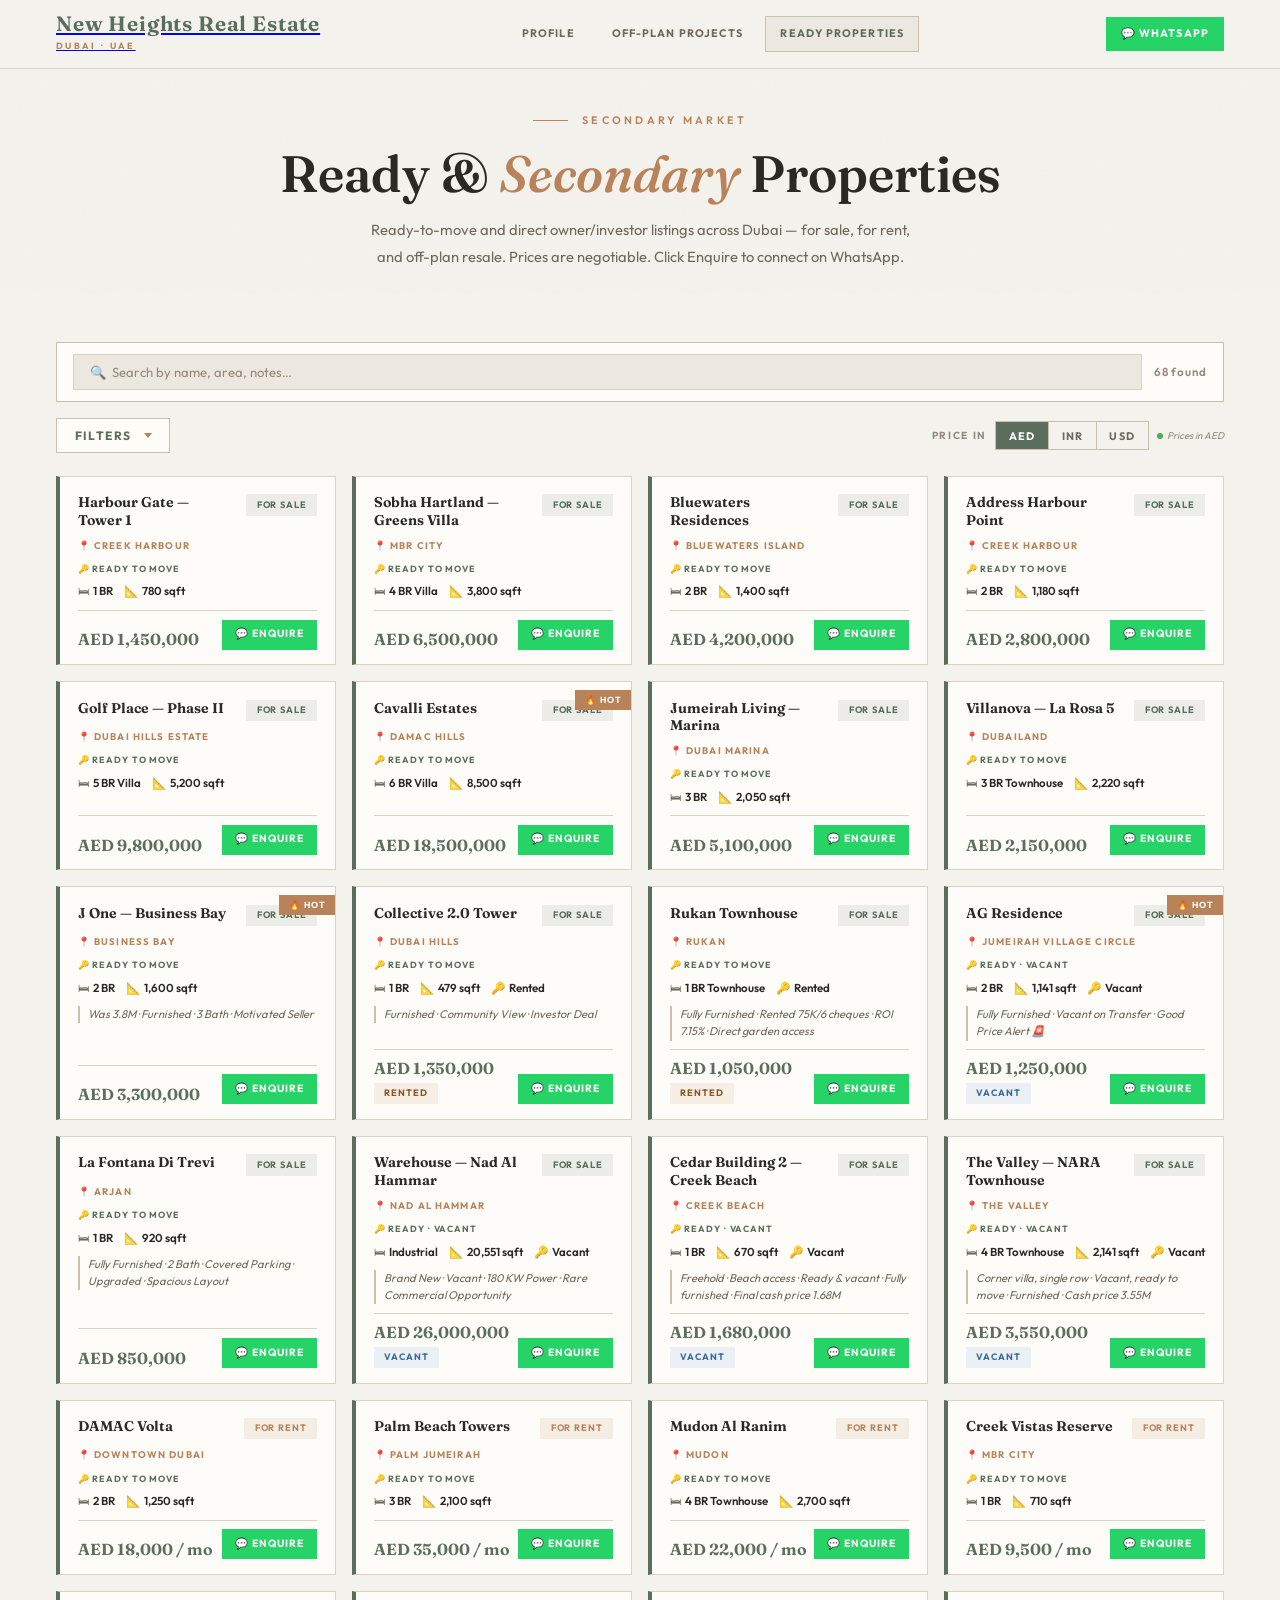
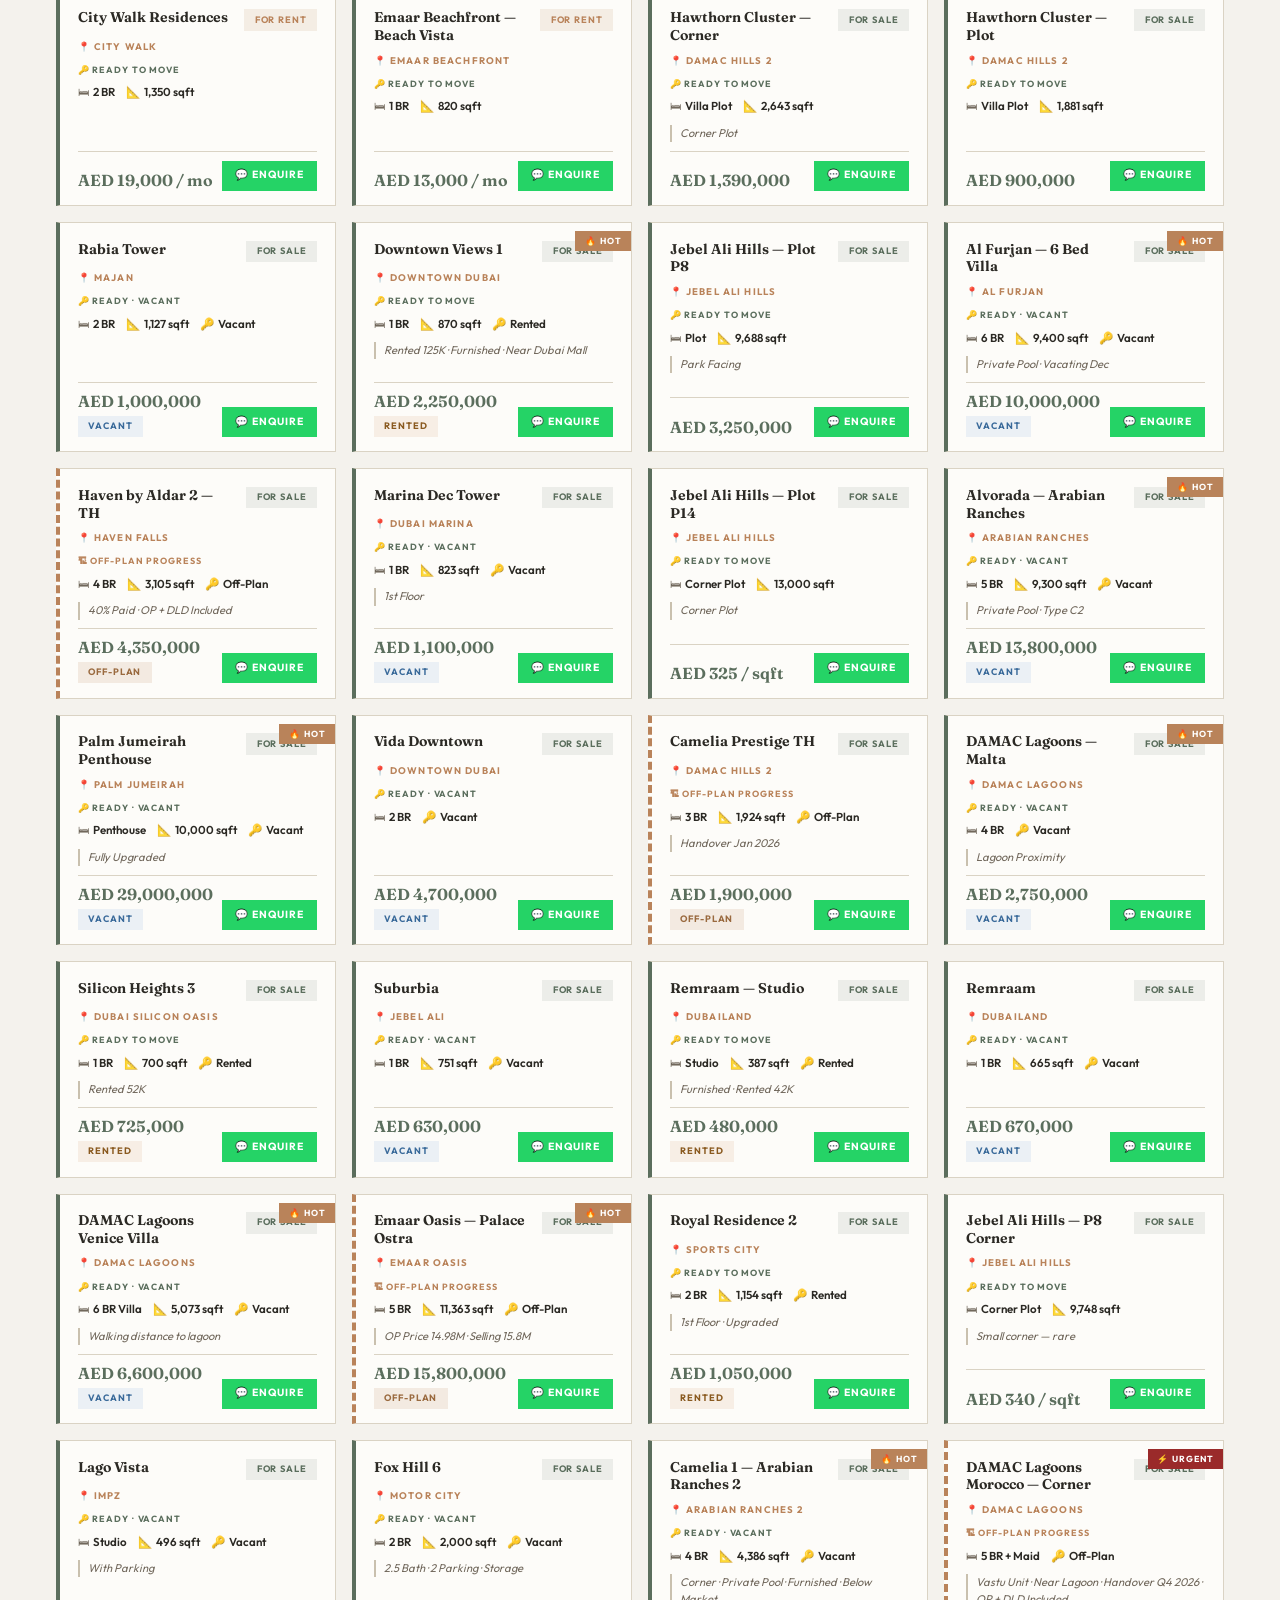
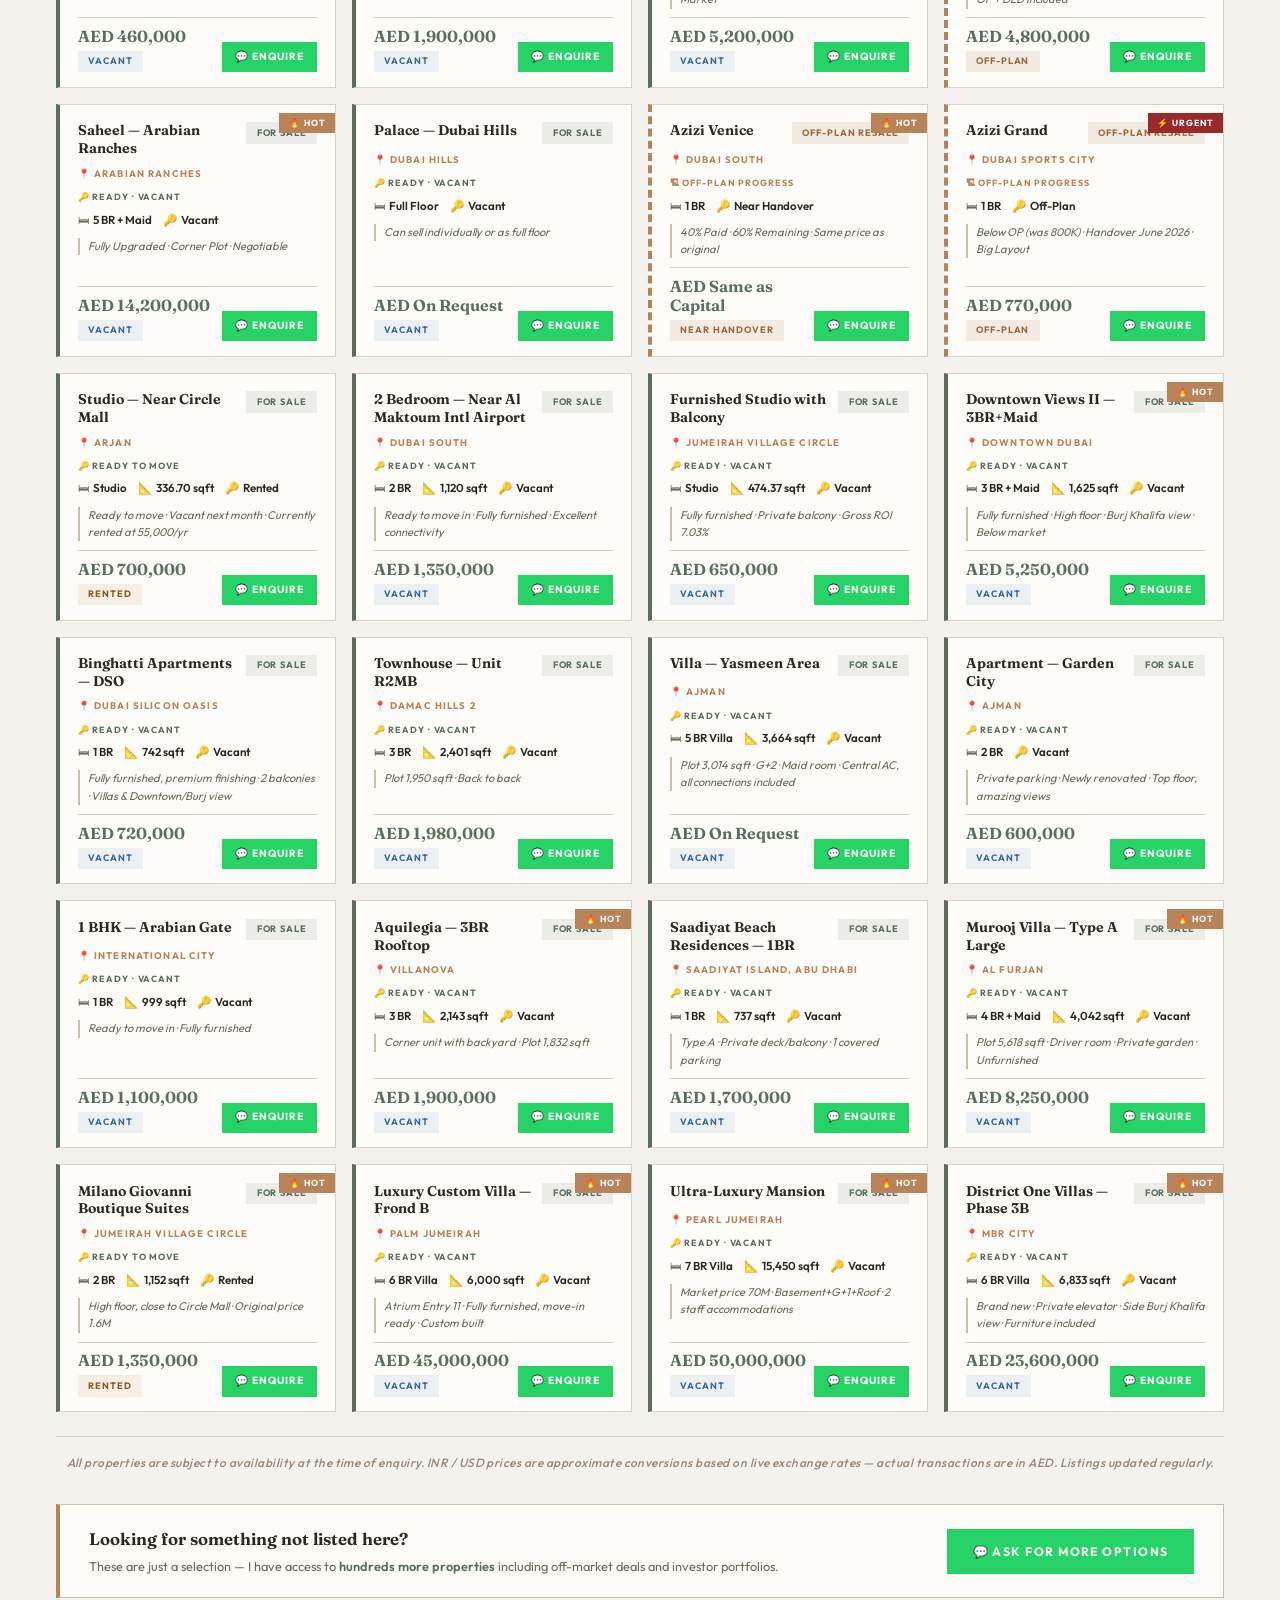
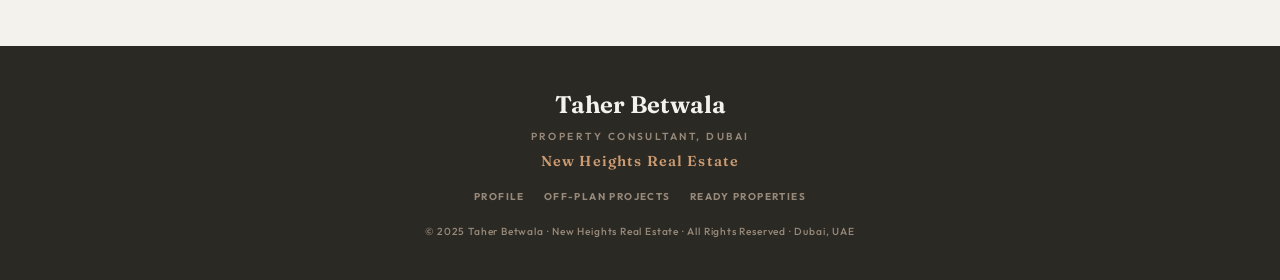
<file: Secondary.html>
<!DOCTYPE html>
<html lang="en">
<head>
<meta charset="UTF-8"/>
<meta name="viewport" content="width=device-width, initial-scale=1.0"/>
<title>Ready & Secondary Properties | Taher Betwala, Dubai</title>
<link rel="stylesheet" href="styles.css"/>
</head>
<body>

<!-- NAV -->
<nav>
  <a href="index.html" class="nav-brand">
    <span class="nav-brand-name">New Heights Real Estate</span>
    <span class="nav-brand-sub">Dubai · UAE</span>
  </a>
  <ul class="nav-links">
    <li><a href="index.html">Profile</a></li>
    <li><a href="offplan.html">Off-Plan Projects</a></li>
    <li><a href="secondary.html" class="active">Ready Properties</a></li>
  </ul>
  <a href="https://wa.me/971556472153" target="_blank" class="nav-wa">💬 WhatsApp</a>
</nav>

<div class="page-header">
  <div class="eyebrow"><span class="eyebrow-line"></span>Secondary Market</div>
  <h1>Ready &amp; <em>Secondary</em> Properties</h1>
  <p>Ready-to-move and direct owner/investor listings across Dubai — for sale, for rent, and off-plan resale. Prices are negotiable. Click Enquire to connect on WhatsApp.</p>
</div>

<!-- LISTINGS -->
<div class="section-outer listings-section" id="listings">
  <div class="section-inner">

    <div class="search-bar-wrap">
      <input type="text" class="search-input" id="secSearch" placeholder="🔍  Search by name, area, notes…" oninput="applyFilters()"/>
      <span class="search-results-count" id="secCount"></span>
    </div>

    <div class="filter-bar">
      <div class="filter-left">
        <div class="filter-dropdown-wrap">
          <button class="filter-main-btn" id="secFilterBtn" onclick="toggleFilterPanel('secFilterPanel','secFilterBtn')">
            <span id="secFilterLabel">Filters</span>
            <span class="arrow"></span>
          </button>
          <div class="filter-panel" id="secFilterPanel">
            <div class="filter-group">
              <span class="filter-group-label">Listing Type</span>
              <div class="filter-chips" id="secTypeChips">
                <button class="chip active" onclick="setType('all',this)">All</button>
                <button class="chip" onclick="setType('sell',this)">For Sale</button>
                <button class="chip" onclick="setType('rent',this)">For Rent</button>
                <button class="chip" onclick="setType('offplan',this)">Off-Plan Resale</button>
              </div>
            </div>
            <div class="filter-group">
              <span class="filter-group-label">Bedrooms / Size</span>
              <div class="filter-chips" id="secBedsChips">
                <button class="chip active" onclick="setBeds('',this)">All</button>
                <button class="chip" onclick="setBeds('Studio',this)">Studio</button>
                <button class="chip" onclick="setBeds('1 BR',this)">1 BR</button>
                <button class="chip" onclick="setBeds('2 BR',this)">2 BR</button>
                <button class="chip" onclick="setBeds('3 BR',this)">3 BR</button>
                <button class="chip" onclick="setBeds('4 BR',this)">4 BR</button>
                <button class="chip" onclick="setBeds('5 BR',this)">5 BR</button>
                <button class="chip" onclick="setBeds('6 BR',this)">6+ BR</button>
                <button class="chip" onclick="setBeds('Villa',this)">Villa</button>
                <button class="chip" onclick="setBeds('Townhouse',this)">Townhouse</button>
                <button class="chip" onclick="setBeds('Plot',this)">Plot</button>
                <button class="chip" onclick="setBeds('Penthouse',this)">Penthouse</button>
                <button class="chip" onclick="setBeds('Full Floor',this)">Full Floor</button>
              </div>
            </div>
            <div class="filter-group">
              <span class="filter-group-label">Occupancy Status</span>
              <div class="filter-chips" id="secOccChips">
                <button class="chip active" onclick="setOcc('',this)">Any</button>
                <button class="chip" onclick="setOcc('Vacant',this)">Vacant</button>
                <button class="chip" onclick="setOcc('Rented',this)">Rented</button>
                <button class="chip" onclick="setOcc('Off-Plan',this)">Off-Plan</button>
              </div>
            </div>
          </div>
        </div>
        <span class="filter-active-label" id="secActiveLabel" style="font-size:0.7rem;color:var(--taupe);font-weight:500;"></span>
      </div>
      <div class="currency-inline">
        <span class="currency-label">Price in</span>
        <div class="currency-toggle">
          <button class="cur-btn active" onclick="setCurrency('AED',this)">AED</button>
          <button class="cur-btn" onclick="setCurrency('INR',this)">INR</button>
          <button class="cur-btn" onclick="setCurrency('USD',this)">USD</button>
        </div>
        <span class="rate-note" id="rateNote"><span class="rate-dot stale" id="rateDot"></span><span id="rateText">Loading…</span></span>
      </div>
    </div>

    <div class="sec-grid" id="secGrid"></div>
    <p class="availability-note">All properties are subject to availability at the time of enquiry. INR / USD prices are approximate conversions based on live exchange rates — actual transactions are in AED. Listings updated regularly.</p>
    <div class="more-properties-banner">
      <div>
        <div class="more-prop-title">Looking for something not listed here?</div>
        <div class="more-prop-sub">These are just a selection — I have access to <strong>hundreds more properties</strong> including off-market deals and investor portfolios.</div>
      </div>
      <a href="https://wa.me/971556472153?text=Hi%20Taher!%20I%20checked%20your%20ready%20property%20listings%20but%20didn't%20find%20what%20I'm%20looking%20for.%20Can%20you%20help%20me%20find%20more%20options?" target="_blank" class="btn-more-props">💬 Ask for More Options</a>
    </div>
  </div>
</div>

<!-- FOOTER -->
<footer>
  <div class="footer-name">Taher Betwala</div>
  <div class="footer-role">Property Consultant, Dubai</div>
  <div class="footer-company">New Heights Real Estate</div>
  <div class="footer-links">
    <a href="index.html">Profile</a>
    <a href="offplan.html">Off-Plan Projects</a>
    <a href="secondary.html">Ready Properties</a>
  </div>
  <div class="footer-copy">© 2025 Taher Betwala · New Heights Real Estate · All Rights Reserved · Dubai, UAE</div>
</footer>

<div class="mobile-sticky">
  <a href="https://wa.me/971556472153?text=Hey%20Taher!%20Interested%20in%20one%20of%20your%20ready%20properties." target="_blank" class="mob-btn mob-btn-wa">💬 WhatsApp</a>
  <a href="tel:+971556472153" class="mob-btn mob-btn-call">📞 Call</a>
</div>

<script>
/* ═══════════════════════════════════════════════════════════════════════
   READY / SECONDARY PROPERTY DATA
   ───────────────────────────────────────────────────────────────────────
   TO ADD A NEW PROPERTY: copy the template block below, paste it as a new
   line INSIDE the `properties` array (anywhere before the closing `];`),
   fill in your details, and save. It will appear on this page automatically
   — no other code needs to change. Works for ready secondary listings AND
   off-plan resale units (just set type accordingly).

   TEMPLATE — copy from here:
   { id:"S99", name:"Property Name", area:"Area / Community", type:"sell", beds:"2 BR", size:"1,200 sqft", price:"1,500,000", occupancy:"Vacant", tag:"", note:"Any extra details, upgrades, ROI, etc." },

   FIELD NOTES:
   - id        → must be unique, e.g. "S99", "S100" (just increase the number)
   - type      → "sell", "rent", or "offplan"  (offplan = resale, not developer launch)
   - beds      → "Studio", "1 BR" … "6 BR", "Villa", "Townhouse", "Plot", "Penthouse", "Full Floor" etc.
   - size      → e.g. "1,200 sqft", or "—" if not applicable
   - price     → AED amount as text, e.g. "1,500,000" (add "/mo" or "/yr" for rentals if needed)
   - occupancy → "Vacant", "Rented", "Off-Plan", or "—" if not applicable
   - tag       → "hot" (🔥 badge), "distress" (⚡ urgent badge), or "" for none
   - note      → optional short line shown on the card (leave "" if none)
   ═══════════════════════════════════════════════════════════════════════ */
const properties = [
  // ── Ready to move / for sale ──
  { id:"P1",  name:"Harbour Gate — Tower 1",          area:"Creek Harbour",       type:"sell", beds:"1 BR", size:"780 sqft",    price:"1,450,000", occupancy:"—",       tag:"",     note:"" },
  { id:"P2",  name:"Sobha Hartland — Greens Villa",   area:"MBR City",            type:"sell", beds:"4 BR Villa", size:"3,800 sqft", price:"6,500,000", occupancy:"—",  tag:"",     note:"" },
  { id:"P3",  name:"Bluewaters Residences",           area:"Bluewaters Island",   type:"sell", beds:"2 BR", size:"1,400 sqft",  price:"4,200,000", occupancy:"—",       tag:"",     note:"" },
  { id:"P4",  name:"Address Harbour Point",           area:"Creek Harbour",       type:"sell", beds:"2 BR", size:"1,180 sqft",  price:"2,800,000", occupancy:"—",       tag:"",     note:"" },
  { id:"P5",  name:"Golf Place — Phase II",           area:"Dubai Hills Estate",  type:"sell", beds:"5 BR Villa", size:"5,200 sqft", price:"9,800,000", occupancy:"—",  tag:"",     note:"" },
  { id:"P6",  name:"Cavalli Estates",                 area:"DAMAC Hills",         type:"sell", beds:"6 BR Villa", size:"8,500 sqft", price:"18,500,000", occupancy:"—", tag:"hot",  note:"" },
  { id:"P7",  name:"Jumeirah Living — Marina",        area:"Dubai Marina",        type:"sell", beds:"3 BR", size:"2,050 sqft",  price:"5,100,000", occupancy:"—",       tag:"",     note:"" },
  { id:"P8",  name:"Villanova — La Rosa 5",           area:"Dubailand",           type:"sell", beds:"3 BR Townhouse", size:"2,220 sqft", price:"2,150,000", occupancy:"—", tag:"",   note:"" },
  { id:"P22", name:"J One — Business Bay",            area:"Business Bay",        type:"sell", beds:"2 BR", size:"1,600 sqft",  price:"3,300,000", occupancy:"—",       tag:"hot",  note:"Was 3.8M · Furnished · 3 Bath · Motivated Seller" },
  { id:"P23", name:"Collective 2.0 Tower",             area:"Dubai Hills",         type:"sell", beds:"1 BR", size:"479 sqft",    price:"1,350,000", occupancy:"Rented",  tag:"",     note:"Furnished · Community View · Investor Deal" },
  { id:"P26", name:"Rukan Townhouse",                  area:"Rukan",               type:"sell", beds:"1 BR Townhouse", size:"—", price:"1,050,000", occupancy:"Rented", tag:"",     note:"Fully Furnished · Rented 75K/6 cheques · ROI 7.15% · Direct garden access" },
  { id:"P27", name:"AG Residence",                     area:"Jumeirah Village Circle", type:"sell", beds:"2 BR", size:"1,141 sqft", price:"1,250,000", occupancy:"Vacant", tag:"hot", note:"Fully Furnished · Vacant on Transfer · Good Price Alert 🚨" },
  { id:"P28", name:"La Fontana Di Trevi",              area:"Arjan",               type:"sell", beds:"1 BR", size:"920 sqft",    price:"850,000",   occupancy:"—",       tag:"",     note:"Fully Furnished · 2 Bath · Covered Parking · Upgraded · Spacious Layout" },
  { id:"P30", name:"Warehouse — Nad Al Hammar",        area:"Nad Al Hammar",       type:"sell", beds:"Industrial", size:"20,551 sqft", price:"26,000,000", occupancy:"Vacant", tag:"", note:"Brand New · Vacant · 180 KW Power · Rare Commercial Opportunity" },
  { id:"P32", name:"Cedar Building 2 — Creek Beach",   area:"Creek Beach",         type:"sell", beds:"1 BR", size:"670 sqft",    price:"1,680,000", occupancy:"Vacant",  tag:"",     note:"Freehold · Beach access · Ready & vacant · Fully furnished · Final cash price 1.68M" },
  { id:"P33", name:"The Valley — NARA Townhouse",      area:"The Valley",          type:"sell", beds:"4 BR Townhouse", size:"2,141 sqft", price:"3,550,000", occupancy:"Vacant", tag:"", note:"Corner villa, single row · Vacant, ready to move · Furnished · Cash price 3.55M" },

  // ── For rent ──
  { id:"P9",  name:"DAMAC Volta",                      area:"Downtown Dubai",      type:"rent", beds:"2 BR", size:"1,250 sqft",  price:"18,000 / mo", occupancy:"—", tag:"", note:"" },
  { id:"P10", name:"Palm Beach Towers",                 area:"Palm Jumeirah",       type:"rent", beds:"3 BR", size:"2,100 sqft",  price:"35,000 / mo", occupancy:"—", tag:"", note:"" },
  { id:"P11", name:"Mudon Al Ranim",                    area:"Mudon",               type:"rent", beds:"4 BR Townhouse", size:"2,700 sqft", price:"22,000 / mo", occupancy:"—", tag:"", note:"" },
  { id:"P12", name:"Creek Vistas Reserve",              area:"MBR City",            type:"rent", beds:"1 BR", size:"710 sqft",    price:"9,500 / mo",  occupancy:"—", tag:"", note:"" },
  { id:"P13", name:"City Walk Residences",              area:"City Walk",           type:"rent", beds:"2 BR", size:"1,350 sqft",  price:"19,000 / mo", occupancy:"—", tag:"", note:"" },
  { id:"P14", name:"Emaar Beachfront — Beach Vista",    area:"Emaar Beachfront",    type:"rent", beds:"1 BR", size:"820 sqft",    price:"13,000 / mo", occupancy:"—", tag:"", note:"" },

  // ── Secondary market — direct owner / investor listings ──
  { id:"S14", name:"Hawthorn Cluster — Corner",    area:"DAMAC Hills 2",      type:"sell",    beds:"Villa Plot",    size:"2,643 sqft",  price:"1,390,000",      occupancy:"—",            tag:"",         note:"Corner Plot" },
  { id:"S15", name:"Hawthorn Cluster — Plot",      area:"DAMAC Hills 2",      type:"sell",    beds:"Villa Plot",    size:"1,881 sqft",  price:"900,000",        occupancy:"—",            tag:"",         note:"" },
  { id:"S16", name:"Rabia Tower",                  area:"Majan",              type:"sell",    beds:"2 BR",          size:"1,127 sqft",  price:"1,000,000",      occupancy:"Vacant",       tag:"",         note:"" },
  { id:"S17", name:"Downtown Views 1",             area:"Downtown Dubai",     type:"sell",    beds:"1 BR",          size:"870 sqft",    price:"2,250,000",      occupancy:"Rented",       tag:"hot",      note:"Rented 125K · Furnished · Near Dubai Mall" },
  { id:"S18", name:"Jebel Ali Hills — Plot P8",    area:"Jebel Ali Hills",    type:"sell",    beds:"Plot",          size:"9,688 sqft",  price:"3,250,000",      occupancy:"—",            tag:"",         note:"Park Facing" },
  { id:"S19", name:"Al Furjan — 6 Bed Villa",      area:"Al Furjan",          type:"sell",    beds:"6 BR",          size:"9,400 sqft",  price:"10,000,000",     occupancy:"Vacant",       tag:"hot",      note:"Private Pool · Vacating Dec" },
  { id:"S20", name:"Haven by Aldar 2 — TH",        area:"Haven Falls",        type:"sell",    beds:"4 BR",          size:"3,105 sqft",  price:"4,350,000",      occupancy:"Off-Plan",     tag:"",         note:"40% Paid · OP + DLD Included" },
  { id:"S21", name:"Marina Dec Tower",             area:"Dubai Marina",       type:"sell",    beds:"1 BR",          size:"823 sqft",    price:"1,100,000",      occupancy:"Vacant",       tag:"",         note:"1st Floor" },
  { id:"S22", name:"Jebel Ali Hills — Plot P14",   area:"Jebel Ali Hills",    type:"sell",    beds:"Corner Plot",   size:"13,000 sqft", price:"325 / sqft",     occupancy:"—",            tag:"",         note:"Corner Plot" },
  { id:"S23", name:"Alvorada — Arabian Ranches",   area:"Arabian Ranches",    type:"sell",    beds:"5 BR",          size:"9,300 sqft",  price:"13,800,000",     occupancy:"Vacant",       tag:"hot",      note:"Private Pool · Type C2" },
  { id:"S24", name:"Palm Jumeirah Penthouse",      area:"Palm Jumeirah",      type:"sell",    beds:"Penthouse",     size:"10,000 sqft", price:"29,000,000",     occupancy:"Vacant",       tag:"hot",      note:"Fully Upgraded" },
  { id:"S25", name:"Vida Downtown",                area:"Downtown Dubai",     type:"sell",    beds:"2 BR",          size:"—",           price:"4,700,000",      occupancy:"Vacant",       tag:"",         note:"" },
  { id:"S26", name:"Camelia Prestige TH",          area:"DAMAC Hills 2",      type:"sell",    beds:"3 BR",          size:"1,924 sqft",  price:"1,900,000",      occupancy:"Off-Plan",     tag:"",         note:"Handover Jan 2026" },
  { id:"S27", name:"DAMAC Lagoons — Malta",        area:"DAMAC Lagoons",      type:"sell",    beds:"4 BR",          size:"—",           price:"2,750,000",      occupancy:"Vacant",       tag:"hot",      note:"Lagoon Proximity" },
  { id:"S28", name:"Silicon Heights 3",            area:"Dubai Silicon Oasis",type:"sell",    beds:"1 BR",          size:"700 sqft",    price:"725,000",        occupancy:"Rented",       tag:"",         note:"Rented 52K" },
  { id:"S29", name:"Suburbia",                     area:"Jebel Ali",          type:"sell",    beds:"1 BR",          size:"751 sqft",    price:"630,000",        occupancy:"Vacant",       tag:"",         note:"" },
  { id:"S30", name:"Remraam — Studio",             area:"Dubailand",          type:"sell",    beds:"Studio",        size:"387 sqft",    price:"480,000",        occupancy:"Rented",       tag:"",         note:"Furnished · Rented 42K" },
  { id:"S31", name:"Remraam",                      area:"Dubailand",          type:"sell",    beds:"1 BR",          size:"665 sqft",    price:"670,000",        occupancy:"Vacant",       tag:"",         note:"" },
  { id:"S32", name:"DAMAC Lagoons Venice Villa",   area:"DAMAC Lagoons",      type:"sell",    beds:"6 BR Villa",    size:"5,073 sqft",  price:"6,600,000",      occupancy:"Vacant",       tag:"hot",      note:"Walking distance to lagoon" },
  { id:"S33", name:"Emaar Oasis — Palace Ostra",   area:"Emaar Oasis",        type:"sell",    beds:"5 BR",          size:"11,363 sqft", price:"15,800,000",     occupancy:"Off-Plan",     tag:"hot",      note:"OP Price 14.98M · Selling 15.8M" },
  { id:"S34", name:"Royal Residence 2",            area:"Sports City",        type:"sell",    beds:"2 BR",          size:"1,154 sqft",  price:"1,050,000",      occupancy:"Rented",       tag:"",         note:"1st Floor · Upgraded" },
  { id:"S35", name:"Jebel Ali Hills — P8 Corner",  area:"Jebel Ali Hills",    type:"sell",    beds:"Corner Plot",   size:"9,748 sqft",  price:"340 / sqft",     occupancy:"—",            tag:"",         note:"Small corner — rare" },
  { id:"S36", name:"Lago Vista",                   area:"IMPZ",               type:"sell",    beds:"Studio",        size:"496 sqft",    price:"460,000",        occupancy:"Vacant",       tag:"",         note:"With Parking" },
  { id:"S37", name:"Fox Hill 6",                   area:"Motor City",         type:"sell",    beds:"2 BR",          size:"2,000 sqft",  price:"1,900,000",      occupancy:"Vacant",       tag:"",         note:"2.5 Bath · 2 Parking · Storage" },
  { id:"S38", name:"Camelia 1 — Arabian Ranches 2",area:"Arabian Ranches 2",  type:"sell",    beds:"4 BR",          size:"4,386 sqft",  price:"5,200,000",      occupancy:"Vacant",       tag:"hot",      note:"Corner · Private Pool · Furnished · Below Market" },
  { id:"S39", name:"DAMAC Lagoons Morocco — Corner",area:"DAMAC Lagoons",     type:"sell",    beds:"5 BR + Maid",   size:"—",           price:"4,800,000",      occupancy:"Off-Plan",     tag:"distress", note:"Vastu Unit · Near Lagoon · Handover Q4 2026 · OP + DLD Included" },
  { id:"S40", name:"Saheel — Arabian Ranches",     area:"Arabian Ranches",    type:"sell",    beds:"5 BR + Maid",   size:"—",           price:"14,200,000",     occupancy:"Vacant",       tag:"hot",      note:"Fully Upgraded · Corner Plot · Negotiable" },
  { id:"S41", name:"Palace — Dubai Hills",         area:"Dubai Hills",        type:"sell",    beds:"Full Floor",    size:"—",           price:"On Request",     occupancy:"Vacant",       tag:"",         note:"Can sell individually or as full floor" },
  { id:"O1",  name:"Azizi Venice",                 area:"Dubai South",        type:"offplan", beds:"1 BR",          size:"—",           price:"Same as Capital",occupancy:"Near Handover",tag:"hot",      note:"40% Paid · 60% Remaining · Same price as original" },
  { id:"O2",  name:"Azizi Grand",                  area:"Dubai Sports City",  type:"offplan", beds:"1 BR",          size:"—",           price:"770,000",        occupancy:"Off-Plan",     tag:"distress", note:"Below OP (was 800K) · Handover June 2026 · Big Layout" },
  { id:"S42", name:"Studio — Near Circle Mall",    area:"Arjan",              type:"sell",    beds:"Studio",        size:"336.70 sqft", price:"700,000",        occupancy:"Rented",       tag:"",         note:"Ready to move · Vacant next month · Currently rented at 55,000/yr" },
  { id:"S43", name:"2 Bedroom — Near Al Maktoum Intl Airport", area:"Dubai South", type:"sell", beds:"2 BR",        size:"1,120 sqft",  price:"1,350,000",      occupancy:"Vacant",       tag:"",         note:"Ready to move in · Fully furnished · Excellent connectivity" },
  { id:"S44", name:"Furnished Studio with Balcony",area:"Jumeirah Village Circle", type:"sell",beds:"Studio",        size:"474.37 sqft", price:"650,000",        occupancy:"Vacant",       tag:"",         note:"Fully furnished · Private balcony · Gross ROI 7.03%" },
  { id:"S45", name:"Downtown Views II — 3BR+Maid",area:"Downtown Dubai",      type:"sell",    beds:"3 BR + Maid",   size:"1,625 sqft",  price:"5,250,000",      occupancy:"Vacant",       tag:"hot",      note:"Fully furnished · High floor · Burj Khalifa view · Below market" },
  { id:"S46", name:"Binghatti Apartments — DSO",   area:"Dubai Silicon Oasis",type:"sell",    beds:"1 BR",          size:"742 sqft",    price:"720,000",        occupancy:"Vacant",       tag:"",         note:"Fully furnished, premium finishing · 2 balconies · Villas & Downtown/Burj view" },
  { id:"S47", name:"Townhouse — Unit R2MB",        area:"DAMAC Hills 2",      type:"sell",    beds:"3 BR",          size:"2,401 sqft",  price:"1,980,000",      occupancy:"Vacant",       tag:"",         note:"Plot 1,950 sqft · Back to back" },
  { id:"S48", name:"Villa — Yasmeen Area",         area:"Ajman",              type:"sell",    beds:"5 BR Villa",    size:"3,664 sqft",  price:"On Request",     occupancy:"Vacant",       tag:"",         note:"Plot 3,014 sqft · G+2 · Maid room · Central AC, all connections included" },
  { id:"S49", name:"Apartment — Garden City",      area:"Ajman",              type:"sell",    beds:"2 BR",          size:"—",           price:"600,000",        occupancy:"Vacant",       tag:"",         note:"Private parking · Newly renovated · Top floor, amazing views" },
  { id:"S50", name:"1 BHK — Arabian Gate",         area:"International City", type:"sell",    beds:"1 BR",          size:"999 sqft",    price:"1,100,000",      occupancy:"Vacant",       tag:"",         note:"Ready to move in · Fully furnished" },
  { id:"S51", name:"Aquilegia — 3BR Rooftop",      area:"Villanova",          type:"sell",    beds:"3 BR",          size:"2,143 sqft",  price:"1,900,000",      occupancy:"Vacant",       tag:"hot",      note:"Corner unit with backyard · Plot 1,832 sqft" },
  { id:"S52", name:"Saadiyat Beach Residences — 1BR", area:"Saadiyat Island, Abu Dhabi", type:"sell", beds:"1 BR", size:"737 sqft",   price:"1,700,000",      occupancy:"Vacant",       tag:"",         note:"Type A · Private deck/balcony · 1 covered parking" },
  { id:"S53", name:"Murooj Villa — Type A Large",  area:"Al Furjan",          type:"sell",    beds:"4 BR + Maid",   size:"4,042 sqft",  price:"8,250,000",      occupancy:"Vacant",       tag:"hot",      note:"Plot 5,618 sqft · Driver room · Private garden · Unfurnished" },
  { id:"S54", name:"Milano Giovanni Boutique Suites",area:"Jumeirah Village Circle", type:"sell", beds:"2 BR",     size:"1,152 sqft",  price:"1,350,000",      occupancy:"Rented",       tag:"hot",      note:"High floor, close to Circle Mall · Original price 1.6M" },
  { id:"S55", name:"Luxury Custom Villa — Frond B",area:"Palm Jumeirah",      type:"sell",    beds:"6 BR Villa",    size:"6,000 sqft",  price:"45,000,000",     occupancy:"Vacant",       tag:"hot",      note:"Atrium Entry 11 · Fully furnished, move-in ready · Custom built" },
  { id:"S56", name:"Ultra-Luxury Mansion",         area:"Pearl Jumeirah",     type:"sell",    beds:"7 BR Villa",    size:"15,450 sqft", price:"50,000,000",     occupancy:"Vacant",       tag:"hot",      note:"Market price 70M · Basement+G+1+Roof · 2 staff accommodations" },
  { id:"S57", name:"District One Villas — Phase 3B",area:"MBR City",         type:"sell",    beds:"6 BR Villa",    size:"6,833 sqft",  price:"23,600,000",     occupancy:"Vacant",       tag:"hot",      note:"Brand new · Private elevator · Side Burj Khalifa view · Furniture included" },

  // ── ➕ ADD YOUR NEW PROPERTIES BELOW THIS LINE ──
];

/* ── RATES ── */
const FALLBACK_RATES = { AED: 1, INR: 22.45, USD: 0.2722 };
let rates = { ...FALLBACK_RATES };
let activeCurrency = 'AED';
let ratesLive = false;

async function fetchRates() {
  try {
    const res = await fetch('https://api.exchangerate-api.com/v4/latest/AED');
    if (!res.ok) throw new Error();
    const data = await res.json();
    rates.INR = data.rates.INR || FALLBACK_RATES.INR;
    rates.USD = data.rates.USD || FALLBACK_RATES.USD;
    ratesLive = true;
    updateRateNote();
    applyFilters();
  } catch(e) {
    ratesLive = false;
    updateRateNote();
  }
}
function updateRateNote() {
  const dot = document.getElementById('rateDot');
  const txt = document.getElementById('rateText');
  if (!dot || !txt) return;
  if (activeCurrency === 'AED') { dot.className = 'rate-dot'; txt.textContent = 'Prices in AED'; return; }
  if (ratesLive) {
    dot.className = 'rate-dot';
    const sym = activeCurrency === 'INR' ? '₹' : '$';
    const r = activeCurrency === 'INR' ? rates.INR.toFixed(2) : rates.USD.toFixed(4);
    txt.textContent = 'Live: 1 AED = ' + sym + r + ' · Approx';
  } else {
    dot.className = 'rate-dot stale';
    txt.textContent = 'Approx (offline) · Verify before transacting';
  }
}
function setCurrency(cur, btn) {
  activeCurrency = cur;
  document.querySelectorAll('.cur-btn').forEach(b => b.classList.toggle('active', b.textContent.trim() === cur));
  updateRateNote();
  applyFilters();
}
function parsePriceAED(priceStr) {
  const s = priceStr.toString().trim();
  if (/on request/i.test(s)) return { value: null, isSpecial: true };
  if (/contact/i.test(s))    return { value: null, isSpecial: true };
  if (/same as capital/i.test(s)) return { value: null, isSpecial: true };
  if (/\/\s*sqft/i.test(s))  return { value: null, isSpecial: true };
  let suffix = '';
  if (/\/\s*mo/i.test(s)) suffix = '/mo';
  else if (/\/\s*yr/i.test(s)) suffix = '/yr';
  const cleaned = s.replace(/AED\s*/i,'').replace(/[,\s]/g,'').replace(/\/.*$/,'').trim();
  const num = parseFloat(cleaned);
  return { value: isNaN(num) ? null : num, suffix, isSpecial: false };
}
function formatConverted(priceStr) {
  if (activeCurrency === 'AED') return '';
  const { value, suffix, isSpecial } = parsePriceAED(priceStr);
  if (isSpecial || value === null) return '';
  const rate = rates[activeCurrency];
  const converted = value * rate;
  const sym = activeCurrency === 'INR' ? '₹' : '$';
  let formatted;
  if (activeCurrency === 'INR') {
    if (converted >= 1e7)      formatted = sym + (converted / 1e7).toFixed(2) + ' Cr';
    else if (converted >= 1e5) formatted = sym + (converted / 1e5).toFixed(2) + ' L';
    else                       formatted = sym + Math.round(converted).toLocaleString('en-IN');
  } else {
    if (converted >= 1e6)      formatted = sym + (converted / 1e6).toFixed(2) + 'M';
    else if (converted >= 1e3) formatted = sym + Math.round(converted / 1000) + 'K';
    else                       formatted = sym + Math.round(converted).toLocaleString();
  }
  return '≈ ' + formatted + (suffix||'') + ' <span style="font-size:0.58rem;opacity:0.7">(approx)</span>';
}

/* ── FILTER STATE ── */
let typeFilter = 'all';
let bedsFilter = '';
let occFilter  = '';

function toggleFilterPanel(panelId, btnId) {
  const panel = document.getElementById(panelId);
  const btn   = document.getElementById(btnId);
  const isOpen = panel.classList.contains('open');
  document.querySelectorAll('.filter-panel').forEach(p => p.classList.remove('open'));
  document.querySelectorAll('.filter-main-btn').forEach(b => b.classList.remove('open'));
  if (!isOpen) { panel.classList.add('open'); btn.classList.add('open'); }
}
document.addEventListener('click', function(e) {
  if (!e.target.closest('.filter-dropdown-wrap')) {
    document.querySelectorAll('.filter-panel').forEach(p => p.classList.remove('open'));
    document.querySelectorAll('.filter-main-btn').forEach(b => b.classList.remove('open'));
  }
});
function updateActiveLabel() {
  const parts = [];
  if (typeFilter !== 'all') parts.push(typeFilter === 'sell' ? 'For Sale' : typeFilter === 'rent' ? 'For Rent' : 'Off-Plan Resale');
  if (bedsFilter) parts.push(bedsFilter);
  if (occFilter)  parts.push(occFilter);
  const lbl = document.getElementById('secActiveLabel');
  const btnLbl = document.getElementById('secFilterLabel');
  if (parts.length) { lbl.innerHTML = '<strong>' + parts.join(' · ') + '</strong>'; btnLbl.textContent = 'Filters (' + parts.length + ')'; }
  else { lbl.innerHTML = ''; btnLbl.textContent = 'Filters'; }
}

function buildWaLink(p) {
  const tl = { sell:'For Sale', rent:'For Rent', offplan:'Off-Plan Resale' }[p.type] || p.type;
  return 'https://wa.me/971556472153?text=Hi%20Taher!%20I%27m%20interested%20in:%0A%F0%9F%8F%A0%20*'+encodeURIComponent(p.name)+'*%0A%F0%9F%93%8D%20'+encodeURIComponent(p.area)+'%0A%F0%9F%9B%8F%20'+p.beds+(p.size&&p.size!=='—'?'%20|%20'+p.size:'')+'%0A%F0%9F%92%B0%20AED%20'+p.price+'%20|%20'+tl+'%0A'+(p.note?'%F0%9F%93%8C%20'+encodeURIComponent(p.note)+'%0A':'')+'Can%20we%20discuss?%20%F0%9F%94%91';
}

const typeMap = { sell:{ label:"For Sale", cls:"badge-sell" }, rent:{ label:"For Rent", cls:"badge-rent" }, offplan:{ label:"Off-Plan Resale", cls:"badge-offplan" } };
const occupancyMap = { "Vacant":"badge-vacant","Rented":"badge-rented","Off-Plan":"badge-offplan","Near Handover":"badge-offplan","—":"" };

function renderProperties(data) {
  const grid = document.getElementById('secGrid');
  grid.innerHTML = '';
  if (!data.length) {
    grid.innerHTML = '<div class="sec-empty">No properties match your search. <a href="https://wa.me/971556472153" target="_blank" style="color:var(--bronze);font-weight:700;">Ask Taher directly →</a></div>';
    document.getElementById('secCount').textContent = '0 found';
    return;
  }
  document.getElementById('secCount').textContent = data.length + ' found';
  data.forEach(p => {
    const t = typeMap[p.type] || typeMap.sell;
    const occCls = occupancyMap[p.occupancy] || '';
    const conv = activeCurrency !== 'AED' ? formatConverted(p.price) : '';
    const isOffplanStatus = p.type === 'offplan' || p.occupancy === 'Off-Plan' || p.occupancy === 'Near Handover';
    const statusCls = isOffplanStatus ? 'status-offplan' : 'status-ready';
    const statusTag = isOffplanStatus
      ? '<div class="prop-status-tag offplan">🏗 Off-Plan Progress</div>'
      : (p.occupancy === 'Vacant' ? '<div class="prop-status-tag ready">🔑 Ready · Vacant</div>' : '<div class="prop-status-tag ready">🔑 Ready to Move</div>');
    grid.innerHTML += '<div class="prop-card '+statusCls+' '+(p.tag==='distress'?'urgent':p.tag==='hot'?'hot':'')+'">'
      +'<div class="prop-card-head"><div class="prop-card-name">'+p.name+'</div><span class="badge '+t.cls+'">'+t.label+'</span></div>'
      +'<div class="prop-card-area">📍 '+p.area+'</div>'
      +statusTag
      +'<div class="prop-inline">'
        +'<div class="prop-inline-item">🛏 <span>'+p.beds+'</span></div>'
        +(p.size&&p.size!=='—'?'<div class="prop-inline-item">📐 <span>'+p.size+'</span></div>':'')
        +(p.occupancy&&p.occupancy!=='—'?'<div class="prop-inline-item">🔑 <span>'+p.occupancy+'</span></div>':'')
      +'</div>'
      +(p.note?'<div class="prop-note">'+p.note+'</div>':'')
      +'<div class="prop-price-row"><div><div class="prop-price">AED '+p.price+'</div>'
      +(conv?'<div class="prop-price-conv">'+conv+'</div>':'')
      +(occCls?'<span class="badge '+occCls+'" style="margin-top:3px;display:inline-block;">'+p.occupancy+'</span>':'')
      +'</div><a href="'+buildWaLink(p)+'" target="_blank" class="prop-enquire">💬 Enquire</a></div></div>';
  });
}

function applyFilters() {
  const q = (document.getElementById('secSearch')?.value || '').toLowerCase();
  let data = properties;
  if (typeFilter !== 'all') data = data.filter(p => p.type === typeFilter);
  if (bedsFilter) {
    if (bedsFilter === '6 BR')       data = data.filter(p => /6 BR|7 BR|8 BR|6 Bed/.test(p.beds));
    else if (bedsFilter === 'Villa') data = data.filter(p => /Villa/.test(p.beds));
    else if (bedsFilter === 'Townhouse') data = data.filter(p => /Townhouse/.test(p.beds));
    else if (bedsFilter === 'Plot')  data = data.filter(p => /Plot/.test(p.beds));
    else if (bedsFilter === 'Penthouse')  data = data.filter(p => /Penthouse/.test(p.beds));
    else if (bedsFilter === 'Full Floor') data = data.filter(p => /Full Floor/.test(p.beds));
    else data = data.filter(p => p.beds.includes(bedsFilter));
  }
  if (occFilter) data = data.filter(p => p.occupancy === occFilter);
  if (q) data = data.filter(p => (p.name+p.area+(p.note||'')+p.beds+p.occupancy).toLowerCase().includes(q));
  renderProperties(data);
  updateActiveLabel();
}
function setType(type, btn) {
  typeFilter = type;
  btn.closest('.filter-chips').querySelectorAll('.chip').forEach(b => b.classList.remove('active'));
  btn.classList.add('active');
  applyFilters();
}
function setBeds(beds, btn) {
  bedsFilter = beds;
  btn.closest('.filter-chips').querySelectorAll('.chip').forEach(b => b.classList.remove('active'));
  btn.classList.add('active');
  applyFilters();
}
function setOcc(occ, btn) {
  occFilter = occ;
  btn.closest('.filter-chips').querySelectorAll('.chip').forEach(b => b.classList.remove('active'));
  btn.classList.add('active');
  applyFilters();
}

applyFilters();
fetchRates();
</script>
</body>
</html>
</file>
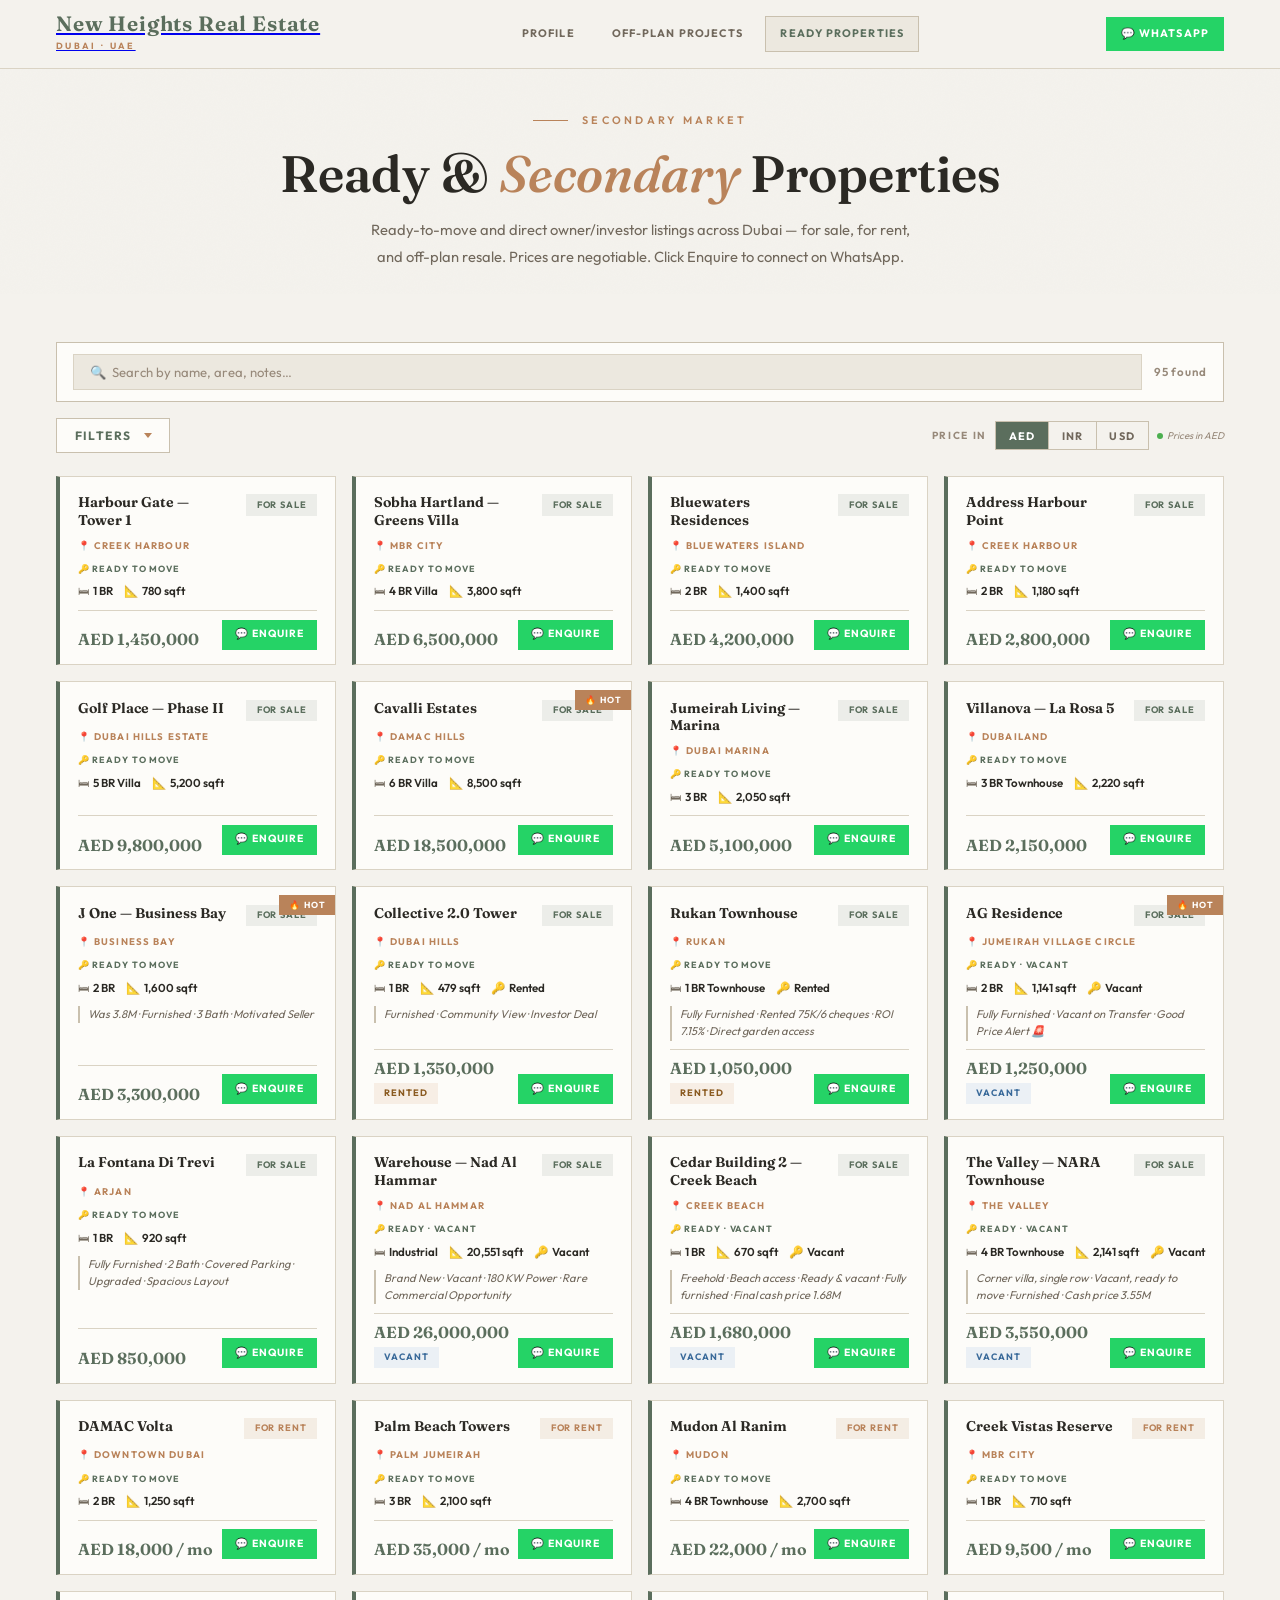
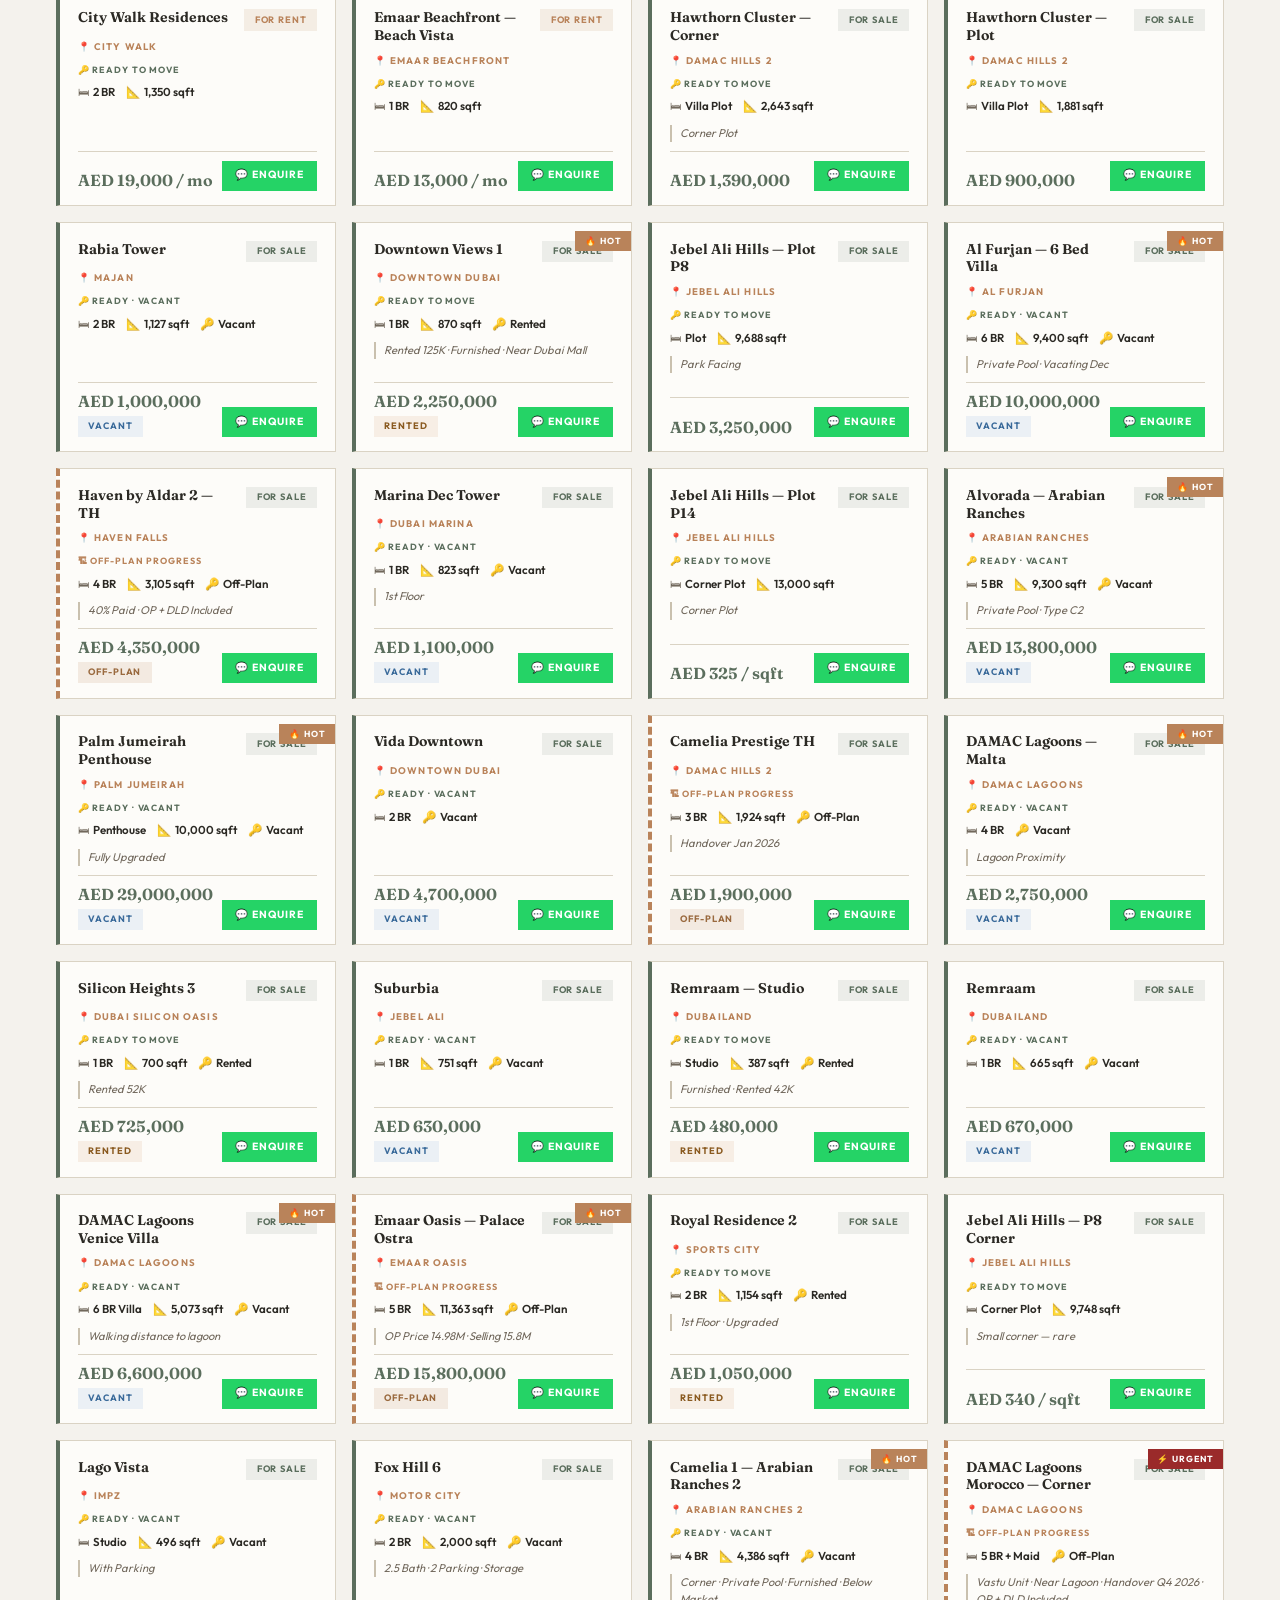
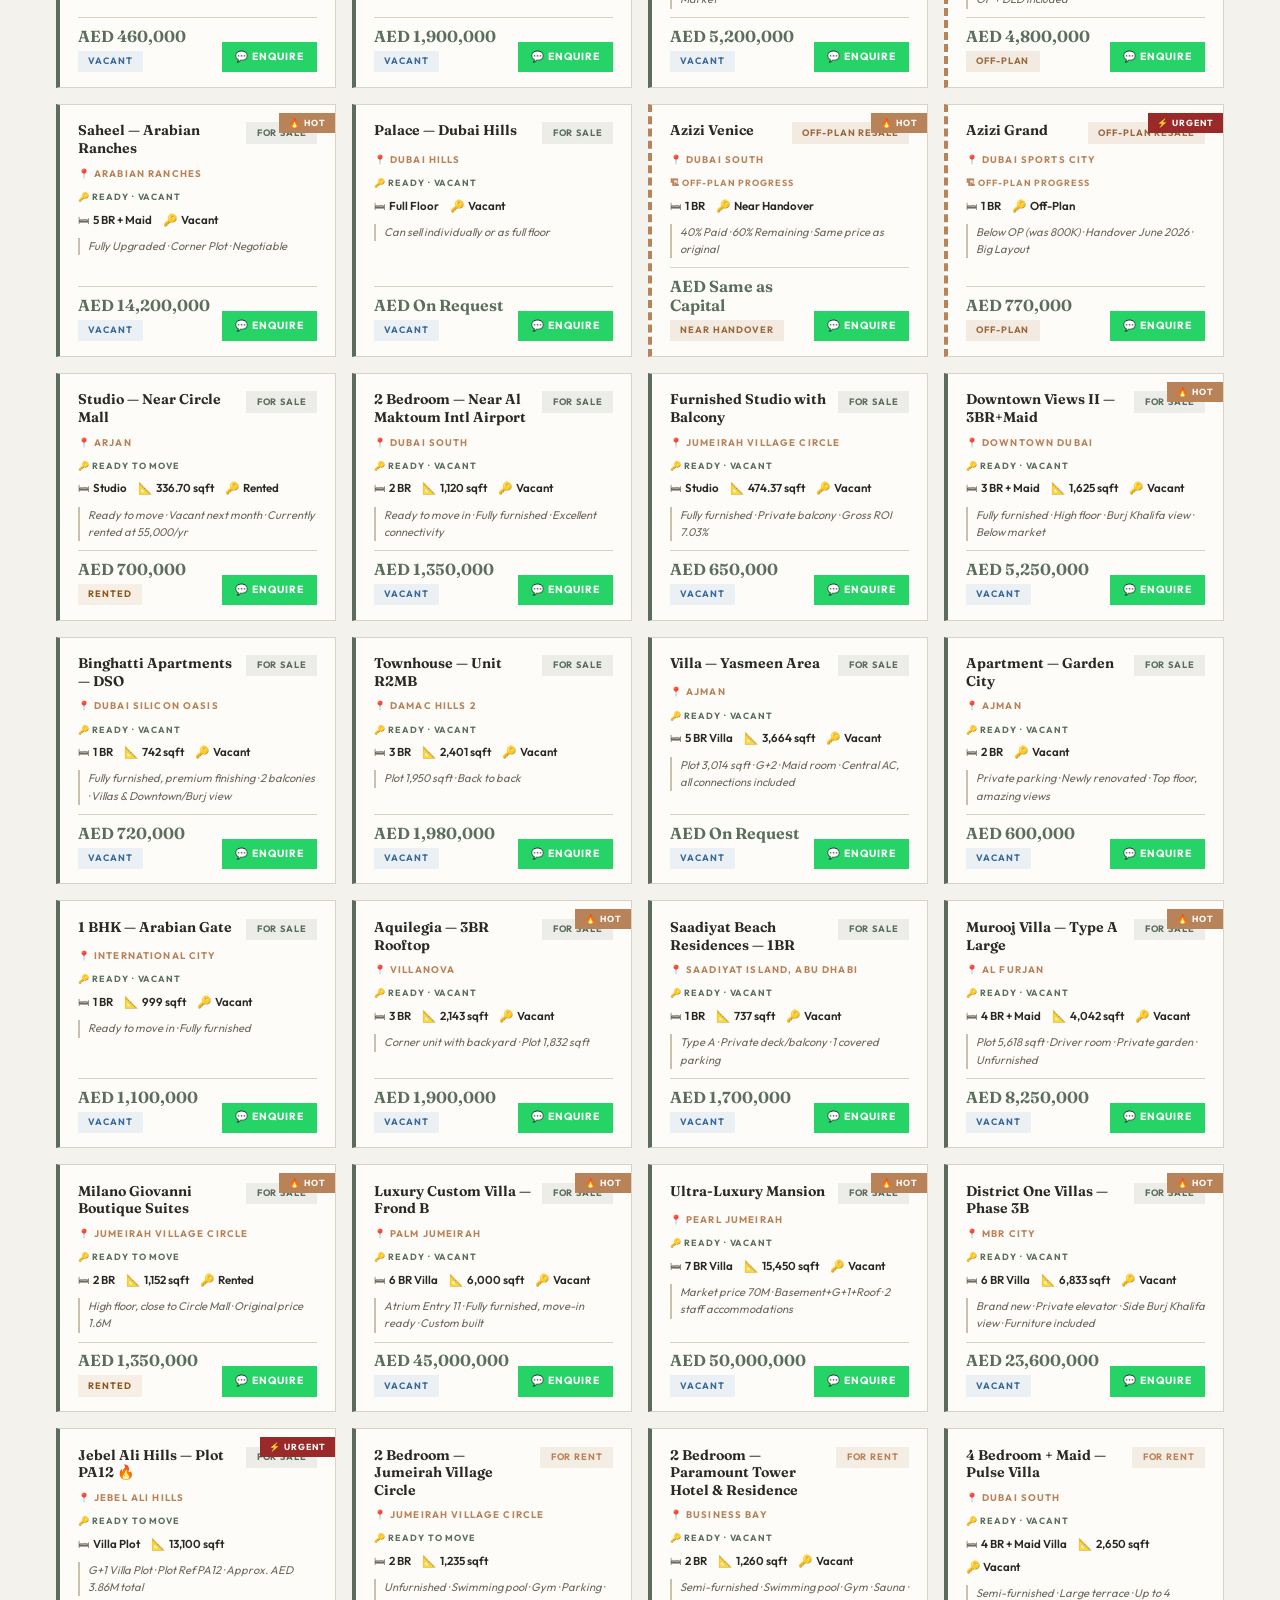
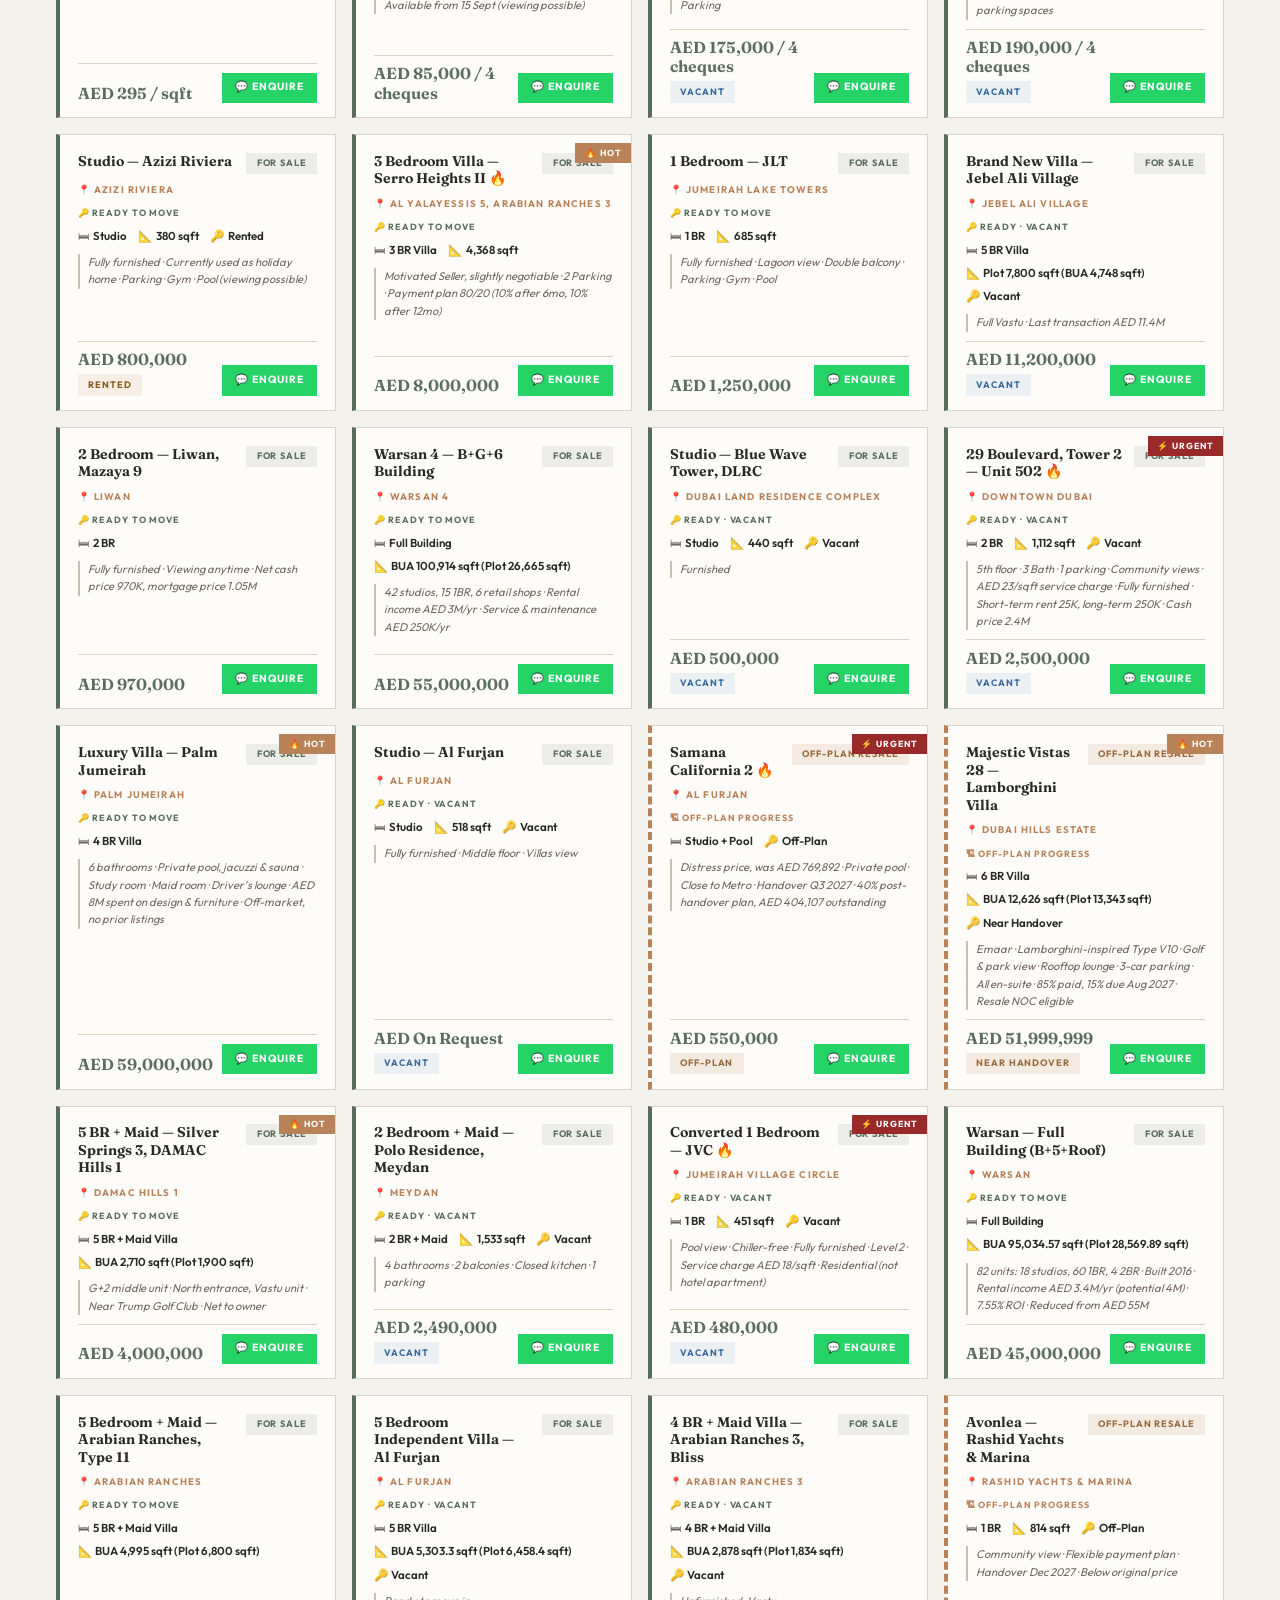
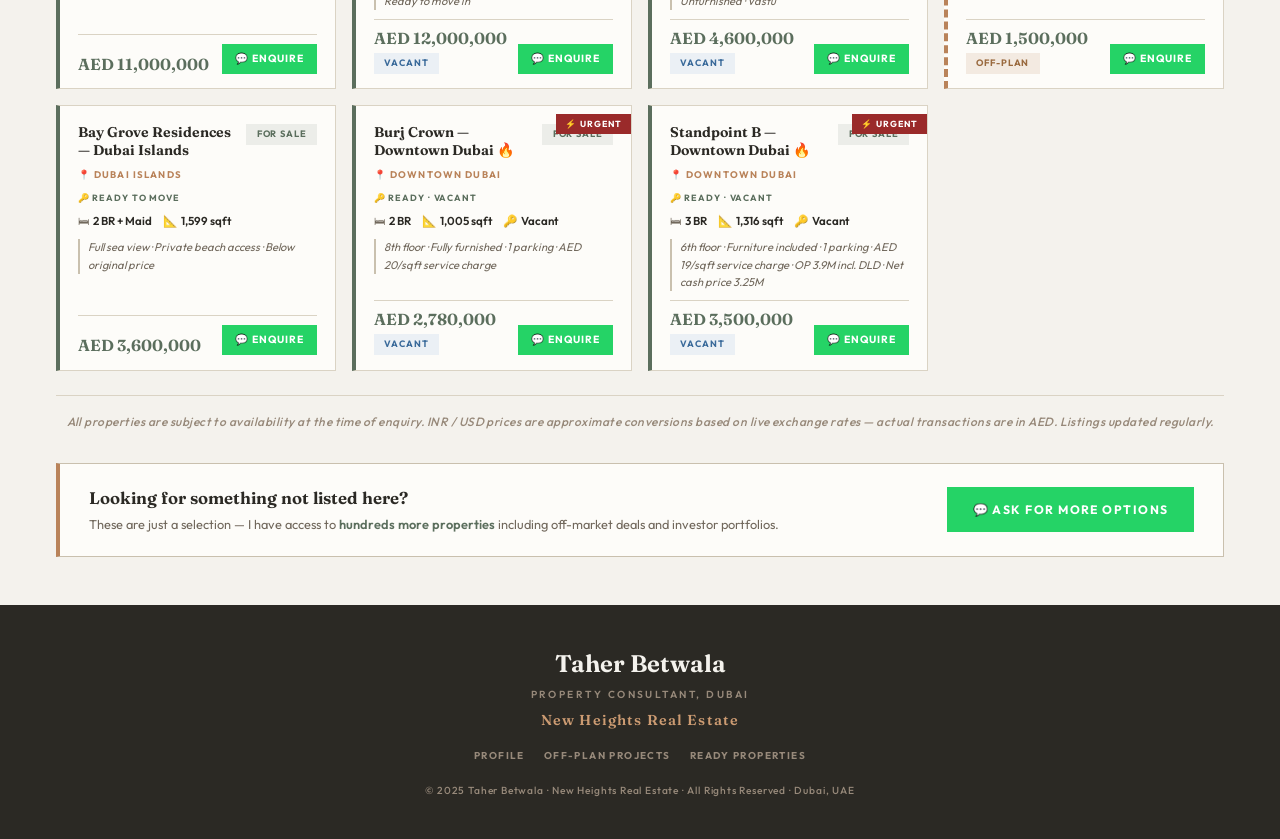
<file: secondary.html>
<!DOCTYPE html>
<html lang="en">
<head>
<meta charset="UTF-8"/>
<meta name="viewport" content="width=device-width, initial-scale=1.0"/>
<title>Ready & Secondary Properties | Taher Betwala, Dubai</title>
<link rel="stylesheet" href="styles.css"/>
</head>
<body>

<!-- NAV -->
<nav>
  <a href="index.html" class="nav-brand">
    <span class="nav-brand-name">New Heights Real Estate</span>
    <span class="nav-brand-sub">Dubai · UAE</span>
  </a>
  <ul class="nav-links">
    <li><a href="index.html">Profile</a></li>
    <li><a href="offplan.html">Off-Plan Projects</a></li>
    <li><a href="secondary.html" class="active">Ready Properties</a></li>
  </ul>
  <a href="https://wa.me/971556472153" target="_blank" class="nav-wa">💬 WhatsApp</a>
</nav>

<div class="page-header">
  <div class="eyebrow"><span class="eyebrow-line"></span>Secondary Market</div>
  <h1>Ready &amp; <em>Secondary</em> Properties</h1>
  <p>Ready-to-move and direct owner/investor listings across Dubai — for sale, for rent, and off-plan resale. Prices are negotiable. Click Enquire to connect on WhatsApp.</p>
</div>

<!-- LISTINGS -->
<div class="section-outer listings-section" id="listings">
  <div class="section-inner">

    <div class="search-bar-wrap">
      <input type="text" class="search-input" id="secSearch" placeholder="🔍  Search by name, area, notes…" oninput="applyFilters()"/>
      <span class="search-results-count" id="secCount"></span>
    </div>

    <div class="filter-bar">
      <div class="filter-left">
        <div class="filter-dropdown-wrap">
          <button class="filter-main-btn" id="secFilterBtn" onclick="toggleFilterPanel('secFilterPanel','secFilterBtn')">
            <span id="secFilterLabel">Filters</span>
            <span class="arrow"></span>
          </button>
          <div class="filter-panel" id="secFilterPanel">
            <div class="filter-group">
              <span class="filter-group-label">Listing Type</span>
              <div class="filter-chips" id="secTypeChips">
                <button class="chip active" onclick="setType('all',this)">All</button>
                <button class="chip" onclick="setType('sell',this)">For Sale</button>
                <button class="chip" onclick="setType('rent',this)">For Rent</button>
                <button class="chip" onclick="setType('offplan',this)">Off-Plan Resale</button>
              </div>
            </div>
            <div class="filter-group">
              <span class="filter-group-label">Bedrooms / Size</span>
              <div class="filter-chips" id="secBedsChips">
                <button class="chip active" onclick="setBeds('',this)">All</button>
                <button class="chip" onclick="setBeds('Studio',this)">Studio</button>
                <button class="chip" onclick="setBeds('1 BR',this)">1 BR</button>
                <button class="chip" onclick="setBeds('2 BR',this)">2 BR</button>
                <button class="chip" onclick="setBeds('3 BR',this)">3 BR</button>
                <button class="chip" onclick="setBeds('4 BR',this)">4 BR</button>
                <button class="chip" onclick="setBeds('5 BR',this)">5 BR</button>
                <button class="chip" onclick="setBeds('6 BR',this)">6+ BR</button>
                <button class="chip" onclick="setBeds('Villa',this)">Villa</button>
                <button class="chip" onclick="setBeds('Townhouse',this)">Townhouse</button>
                <button class="chip" onclick="setBeds('Plot',this)">Plot</button>
                <button class="chip" onclick="setBeds('Penthouse',this)">Penthouse</button>
                <button class="chip" onclick="setBeds('Full Floor',this)">Full Floor</button>
              </div>
            </div>
            <div class="filter-group">
              <span class="filter-group-label">Occupancy Status</span>
              <div class="filter-chips" id="secOccChips">
                <button class="chip active" onclick="setOcc('',this)">Any</button>
                <button class="chip" onclick="setOcc('Vacant',this)">Vacant</button>
                <button class="chip" onclick="setOcc('Rented',this)">Rented</button>
                <button class="chip" onclick="setOcc('Off-Plan',this)">Off-Plan</button>
              </div>
            </div>
          </div>
        </div>
        <span class="filter-active-label" id="secActiveLabel" style="font-size:0.7rem;color:var(--taupe);font-weight:500;"></span>
      </div>
      <div class="currency-inline">
        <span class="currency-label">Price in</span>
        <div class="currency-toggle">
          <button class="cur-btn active" onclick="setCurrency('AED',this)">AED</button>
          <button class="cur-btn" onclick="setCurrency('INR',this)">INR</button>
          <button class="cur-btn" onclick="setCurrency('USD',this)">USD</button>
        </div>
        <span class="rate-note" id="rateNote"><span class="rate-dot stale" id="rateDot"></span><span id="rateText">Loading…</span></span>
      </div>
    </div>

    <div class="sec-grid" id="secGrid"></div>
    <p class="availability-note">All properties are subject to availability at the time of enquiry. INR / USD prices are approximate conversions based on live exchange rates — actual transactions are in AED. Listings updated regularly.</p>
    <div class="more-properties-banner">
      <div>
        <div class="more-prop-title">Looking for something not listed here?</div>
        <div class="more-prop-sub">These are just a selection — I have access to <strong>hundreds more properties</strong> including off-market deals and investor portfolios.</div>
      </div>
      <a href="https://wa.me/971556472153?text=Hi%20Taher!%20I%20checked%20your%20ready%20property%20listings%20but%20didn't%20find%20what%20I'm%20looking%20for.%20Can%20you%20help%20me%20find%20more%20options?" target="_blank" class="btn-more-props">💬 Ask for More Options</a>
    </div>
  </div>
</div>

<!-- FOOTER -->
<footer>
  <div class="footer-name">Taher Betwala</div>
  <div class="footer-role">Property Consultant, Dubai</div>
  <div class="footer-company">New Heights Real Estate</div>
  <div class="footer-links">
    <a href="index.html">Profile</a>
    <a href="offplan.html">Off-Plan Projects</a>
    <a href="secondary.html">Ready Properties</a>
  </div>
  <div class="footer-copy">© 2025 Taher Betwala · New Heights Real Estate · All Rights Reserved · Dubai, UAE</div>
</footer>

<div class="mobile-sticky">
  <a href="https://wa.me/971556472153?text=Hey%20Taher!%20Interested%20in%20one%20of%20your%20ready%20properties." target="_blank" class="mob-btn mob-btn-wa">💬 WhatsApp</a>
  <a href="tel:+971556472153" class="mob-btn mob-btn-call">📞 Call</a>
</div>

<script>
/* ═══════════════════════════════════════════════════════════════════════
   READY / SECONDARY PROPERTY DATA
   ───────────────────────────────────────────────────────────────────────
   TO ADD A NEW PROPERTY: copy the template block below, paste it as a new
   line INSIDE the `properties` array (anywhere before the closing `];`),
   fill in your details, and save. It will appear on this page automatically
   — no other code needs to change. Works for ready secondary listings AND
   off-plan resale units (just set type accordingly).

   TEMPLATE — copy from here:
   { id:"S99", name:"Property Name", area:"Area / Community", type:"sell", beds:"2 BR", size:"1,200 sqft", price:"1,500,000", occupancy:"Vacant", tag:"", note:"Any extra details, upgrades, ROI, etc." },

   FIELD NOTES:
   - id        → must be unique, e.g. "S99", "S100" (just increase the number)
   - type      → "sell", "rent", or "offplan"  (offplan = resale, not developer launch)
   - beds      → "Studio", "1 BR" … "6 BR", "Villa", "Townhouse", "Plot", "Penthouse", "Full Floor" etc.
   - size      → e.g. "1,200 sqft", or "—" if not applicable
   - price     → AED amount as text, e.g. "1,500,000" (add "/mo" or "/yr" for rentals if needed)
   - occupancy → "Vacant", "Rented", "Off-Plan", or "—" if not applicable
   - tag       → "hot" (🔥 badge), "distress" (⚡ urgent badge), or "" for none
   - note      → optional short line shown on the card (leave "" if none)
   ═══════════════════════════════════════════════════════════════════════ */
const properties = [
  // ── Ready to move / for sale ──
  { id:"P1",  name:"Harbour Gate — Tower 1",          area:"Creek Harbour",       type:"sell", beds:"1 BR", size:"780 sqft",    price:"1,450,000", occupancy:"—",       tag:"",     note:"" },
  { id:"P2",  name:"Sobha Hartland — Greens Villa",   area:"MBR City",            type:"sell", beds:"4 BR Villa", size:"3,800 sqft", price:"6,500,000", occupancy:"—",  tag:"",     note:"" },
  { id:"P3",  name:"Bluewaters Residences",           area:"Bluewaters Island",   type:"sell", beds:"2 BR", size:"1,400 sqft",  price:"4,200,000", occupancy:"—",       tag:"",     note:"" },
  { id:"P4",  name:"Address Harbour Point",           area:"Creek Harbour",       type:"sell", beds:"2 BR", size:"1,180 sqft",  price:"2,800,000", occupancy:"—",       tag:"",     note:"" },
  { id:"P5",  name:"Golf Place — Phase II",           area:"Dubai Hills Estate",  type:"sell", beds:"5 BR Villa", size:"5,200 sqft", price:"9,800,000", occupancy:"—",  tag:"",     note:"" },
  { id:"P6",  name:"Cavalli Estates",                 area:"DAMAC Hills",         type:"sell", beds:"6 BR Villa", size:"8,500 sqft", price:"18,500,000", occupancy:"—", tag:"hot",  note:"" },
  { id:"P7",  name:"Jumeirah Living — Marina",        area:"Dubai Marina",        type:"sell", beds:"3 BR", size:"2,050 sqft",  price:"5,100,000", occupancy:"—",       tag:"",     note:"" },
  { id:"P8",  name:"Villanova — La Rosa 5",           area:"Dubailand",           type:"sell", beds:"3 BR Townhouse", size:"2,220 sqft", price:"2,150,000", occupancy:"—", tag:"",   note:"" },
  { id:"P22", name:"J One — Business Bay",            area:"Business Bay",        type:"sell", beds:"2 BR", size:"1,600 sqft",  price:"3,300,000", occupancy:"—",       tag:"hot",  note:"Was 3.8M · Furnished · 3 Bath · Motivated Seller" },
  { id:"P23", name:"Collective 2.0 Tower",             area:"Dubai Hills",         type:"sell", beds:"1 BR", size:"479 sqft",    price:"1,350,000", occupancy:"Rented",  tag:"",     note:"Furnished · Community View · Investor Deal" },
  { id:"P26", name:"Rukan Townhouse",                  area:"Rukan",               type:"sell", beds:"1 BR Townhouse", size:"—", price:"1,050,000", occupancy:"Rented", tag:"",     note:"Fully Furnished · Rented 75K/6 cheques · ROI 7.15% · Direct garden access" },
  { id:"P27", name:"AG Residence",                     area:"Jumeirah Village Circle", type:"sell", beds:"2 BR", size:"1,141 sqft", price:"1,250,000", occupancy:"Vacant", tag:"hot", note:"Fully Furnished · Vacant on Transfer · Good Price Alert 🚨" },
  { id:"P28", name:"La Fontana Di Trevi",              area:"Arjan",               type:"sell", beds:"1 BR", size:"920 sqft",    price:"850,000",   occupancy:"—",       tag:"",     note:"Fully Furnished · 2 Bath · Covered Parking · Upgraded · Spacious Layout" },
  { id:"P30", name:"Warehouse — Nad Al Hammar",        area:"Nad Al Hammar",       type:"sell", beds:"Industrial", size:"20,551 sqft", price:"26,000,000", occupancy:"Vacant", tag:"", note:"Brand New · Vacant · 180 KW Power · Rare Commercial Opportunity" },
  { id:"P32", name:"Cedar Building 2 — Creek Beach",   area:"Creek Beach",         type:"sell", beds:"1 BR", size:"670 sqft",    price:"1,680,000", occupancy:"Vacant",  tag:"",     note:"Freehold · Beach access · Ready & vacant · Fully furnished · Final cash price 1.68M" },
  { id:"P33", name:"The Valley — NARA Townhouse",      area:"The Valley",          type:"sell", beds:"4 BR Townhouse", size:"2,141 sqft", price:"3,550,000", occupancy:"Vacant", tag:"", note:"Corner villa, single row · Vacant, ready to move · Furnished · Cash price 3.55M" },

  // ── For rent ──
  { id:"P9",  name:"DAMAC Volta",                      area:"Downtown Dubai",      type:"rent", beds:"2 BR", size:"1,250 sqft",  price:"18,000 / mo", occupancy:"—", tag:"", note:"" },
  { id:"P10", name:"Palm Beach Towers",                 area:"Palm Jumeirah",       type:"rent", beds:"3 BR", size:"2,100 sqft",  price:"35,000 / mo", occupancy:"—", tag:"", note:"" },
  { id:"P11", name:"Mudon Al Ranim",                    area:"Mudon",               type:"rent", beds:"4 BR Townhouse", size:"2,700 sqft", price:"22,000 / mo", occupancy:"—", tag:"", note:"" },
  { id:"P12", name:"Creek Vistas Reserve",              area:"MBR City",            type:"rent", beds:"1 BR", size:"710 sqft",    price:"9,500 / mo",  occupancy:"—", tag:"", note:"" },
  { id:"P13", name:"City Walk Residences",              area:"City Walk",           type:"rent", beds:"2 BR", size:"1,350 sqft",  price:"19,000 / mo", occupancy:"—", tag:"", note:"" },
  { id:"P14", name:"Emaar Beachfront — Beach Vista",    area:"Emaar Beachfront",    type:"rent", beds:"1 BR", size:"820 sqft",    price:"13,000 / mo", occupancy:"—", tag:"", note:"" },

  // ── Secondary market — direct owner / investor listings ──
  { id:"S14", name:"Hawthorn Cluster — Corner",    area:"DAMAC Hills 2",      type:"sell",    beds:"Villa Plot",    size:"2,643 sqft",  price:"1,390,000",      occupancy:"—",            tag:"",         note:"Corner Plot" },
  { id:"S15", name:"Hawthorn Cluster — Plot",      area:"DAMAC Hills 2",      type:"sell",    beds:"Villa Plot",    size:"1,881 sqft",  price:"900,000",        occupancy:"—",            tag:"",         note:"" },
  { id:"S16", name:"Rabia Tower",                  area:"Majan",              type:"sell",    beds:"2 BR",          size:"1,127 sqft",  price:"1,000,000",      occupancy:"Vacant",       tag:"",         note:"" },
  { id:"S17", name:"Downtown Views 1",             area:"Downtown Dubai",     type:"sell",    beds:"1 BR",          size:"870 sqft",    price:"2,250,000",      occupancy:"Rented",       tag:"hot",      note:"Rented 125K · Furnished · Near Dubai Mall" },
  { id:"S18", name:"Jebel Ali Hills — Plot P8",    area:"Jebel Ali Hills",    type:"sell",    beds:"Plot",          size:"9,688 sqft",  price:"3,250,000",      occupancy:"—",            tag:"",         note:"Park Facing" },
  { id:"S19", name:"Al Furjan — 6 Bed Villa",      area:"Al Furjan",          type:"sell",    beds:"6 BR",          size:"9,400 sqft",  price:"10,000,000",     occupancy:"Vacant",       tag:"hot",      note:"Private Pool · Vacating Dec" },
  { id:"S20", name:"Haven by Aldar 2 — TH",        area:"Haven Falls",        type:"sell",    beds:"4 BR",          size:"3,105 sqft",  price:"4,350,000",      occupancy:"Off-Plan",     tag:"",         note:"40% Paid · OP + DLD Included" },
  { id:"S21", name:"Marina Dec Tower",             area:"Dubai Marina",       type:"sell",    beds:"1 BR",          size:"823 sqft",    price:"1,100,000",      occupancy:"Vacant",       tag:"",         note:"1st Floor" },
  { id:"S22", name:"Jebel Ali Hills — Plot P14",   area:"Jebel Ali Hills",    type:"sell",    beds:"Corner Plot",   size:"13,000 sqft", price:"325 / sqft",     occupancy:"—",            tag:"",         note:"Corner Plot" },
  { id:"S23", name:"Alvorada — Arabian Ranches",   area:"Arabian Ranches",    type:"sell",    beds:"5 BR",          size:"9,300 sqft",  price:"13,800,000",     occupancy:"Vacant",       tag:"hot",      note:"Private Pool · Type C2" },
  { id:"S24", name:"Palm Jumeirah Penthouse",      area:"Palm Jumeirah",      type:"sell",    beds:"Penthouse",     size:"10,000 sqft", price:"29,000,000",     occupancy:"Vacant",       tag:"hot",      note:"Fully Upgraded" },
  { id:"S25", name:"Vida Downtown",                area:"Downtown Dubai",     type:"sell",    beds:"2 BR",          size:"—",           price:"4,700,000",      occupancy:"Vacant",       tag:"",         note:"" },
  { id:"S26", name:"Camelia Prestige TH",          area:"DAMAC Hills 2",      type:"sell",    beds:"3 BR",          size:"1,924 sqft",  price:"1,900,000",      occupancy:"Off-Plan",     tag:"",         note:"Handover Jan 2026" },
  { id:"S27", name:"DAMAC Lagoons — Malta",        area:"DAMAC Lagoons",      type:"sell",    beds:"4 BR",          size:"—",           price:"2,750,000",      occupancy:"Vacant",       tag:"hot",      note:"Lagoon Proximity" },
  { id:"S28", name:"Silicon Heights 3",            area:"Dubai Silicon Oasis",type:"sell",    beds:"1 BR",          size:"700 sqft",    price:"725,000",        occupancy:"Rented",       tag:"",         note:"Rented 52K" },
  { id:"S29", name:"Suburbia",                     area:"Jebel Ali",          type:"sell",    beds:"1 BR",          size:"751 sqft",    price:"630,000",        occupancy:"Vacant",       tag:"",         note:"" },
  { id:"S30", name:"Remraam — Studio",             area:"Dubailand",          type:"sell",    beds:"Studio",        size:"387 sqft",    price:"480,000",        occupancy:"Rented",       tag:"",         note:"Furnished · Rented 42K" },
  { id:"S31", name:"Remraam",                      area:"Dubailand",          type:"sell",    beds:"1 BR",          size:"665 sqft",    price:"670,000",        occupancy:"Vacant",       tag:"",         note:"" },
  { id:"S32", name:"DAMAC Lagoons Venice Villa",   area:"DAMAC Lagoons",      type:"sell",    beds:"6 BR Villa",    size:"5,073 sqft",  price:"6,600,000",      occupancy:"Vacant",       tag:"hot",      note:"Walking distance to lagoon" },
  { id:"S33", name:"Emaar Oasis — Palace Ostra",   area:"Emaar Oasis",        type:"sell",    beds:"5 BR",          size:"11,363 sqft", price:"15,800,000",     occupancy:"Off-Plan",     tag:"hot",      note:"OP Price 14.98M · Selling 15.8M" },
  { id:"S34", name:"Royal Residence 2",            area:"Sports City",        type:"sell",    beds:"2 BR",          size:"1,154 sqft",  price:"1,050,000",      occupancy:"Rented",       tag:"",         note:"1st Floor · Upgraded" },
  { id:"S35", name:"Jebel Ali Hills — P8 Corner",  area:"Jebel Ali Hills",    type:"sell",    beds:"Corner Plot",   size:"9,748 sqft",  price:"340 / sqft",     occupancy:"—",            tag:"",         note:"Small corner — rare" },
  { id:"S36", name:"Lago Vista",                   area:"IMPZ",               type:"sell",    beds:"Studio",        size:"496 sqft",    price:"460,000",        occupancy:"Vacant",       tag:"",         note:"With Parking" },
  { id:"S37", name:"Fox Hill 6",                   area:"Motor City",         type:"sell",    beds:"2 BR",          size:"2,000 sqft",  price:"1,900,000",      occupancy:"Vacant",       tag:"",         note:"2.5 Bath · 2 Parking · Storage" },
  { id:"S38", name:"Camelia 1 — Arabian Ranches 2",area:"Arabian Ranches 2",  type:"sell",    beds:"4 BR",          size:"4,386 sqft",  price:"5,200,000",      occupancy:"Vacant",       tag:"hot",      note:"Corner · Private Pool · Furnished · Below Market" },
  { id:"S39", name:"DAMAC Lagoons Morocco — Corner",area:"DAMAC Lagoons",     type:"sell",    beds:"5 BR + Maid",   size:"—",           price:"4,800,000",      occupancy:"Off-Plan",     tag:"distress", note:"Vastu Unit · Near Lagoon · Handover Q4 2026 · OP + DLD Included" },
  { id:"S40", name:"Saheel — Arabian Ranches",     area:"Arabian Ranches",    type:"sell",    beds:"5 BR + Maid",   size:"—",           price:"14,200,000",     occupancy:"Vacant",       tag:"hot",      note:"Fully Upgraded · Corner Plot · Negotiable" },
  { id:"S41", name:"Palace — Dubai Hills",         area:"Dubai Hills",        type:"sell",    beds:"Full Floor",    size:"—",           price:"On Request",     occupancy:"Vacant",       tag:"",         note:"Can sell individually or as full floor" },
  { id:"O1",  name:"Azizi Venice",                 area:"Dubai South",        type:"offplan", beds:"1 BR",          size:"—",           price:"Same as Capital",occupancy:"Near Handover",tag:"hot",      note:"40% Paid · 60% Remaining · Same price as original" },
  { id:"O2",  name:"Azizi Grand",                  area:"Dubai Sports City",  type:"offplan", beds:"1 BR",          size:"—",           price:"770,000",        occupancy:"Off-Plan",     tag:"distress", note:"Below OP (was 800K) · Handover June 2026 · Big Layout" },
  { id:"S42", name:"Studio — Near Circle Mall",    area:"Arjan",              type:"sell",    beds:"Studio",        size:"336.70 sqft", price:"700,000",        occupancy:"Rented",       tag:"",         note:"Ready to move · Vacant next month · Currently rented at 55,000/yr" },
  { id:"S43", name:"2 Bedroom — Near Al Maktoum Intl Airport", area:"Dubai South", type:"sell", beds:"2 BR",        size:"1,120 sqft",  price:"1,350,000",      occupancy:"Vacant",       tag:"",         note:"Ready to move in · Fully furnished · Excellent connectivity" },
  { id:"S44", name:"Furnished Studio with Balcony",area:"Jumeirah Village Circle", type:"sell",beds:"Studio",        size:"474.37 sqft", price:"650,000",        occupancy:"Vacant",       tag:"",         note:"Fully furnished · Private balcony · Gross ROI 7.03%" },
  { id:"S45", name:"Downtown Views II — 3BR+Maid",area:"Downtown Dubai",      type:"sell",    beds:"3 BR + Maid",   size:"1,625 sqft",  price:"5,250,000",      occupancy:"Vacant",       tag:"hot",      note:"Fully furnished · High floor · Burj Khalifa view · Below market" },
  { id:"S46", name:"Binghatti Apartments — DSO",   area:"Dubai Silicon Oasis",type:"sell",    beds:"1 BR",          size:"742 sqft",    price:"720,000",        occupancy:"Vacant",       tag:"",         note:"Fully furnished, premium finishing · 2 balconies · Villas & Downtown/Burj view" },
  { id:"S47", name:"Townhouse — Unit R2MB",        area:"DAMAC Hills 2",      type:"sell",    beds:"3 BR",          size:"2,401 sqft",  price:"1,980,000",      occupancy:"Vacant",       tag:"",         note:"Plot 1,950 sqft · Back to back" },
  { id:"S48", name:"Villa — Yasmeen Area",         area:"Ajman",              type:"sell",    beds:"5 BR Villa",    size:"3,664 sqft",  price:"On Request",     occupancy:"Vacant",       tag:"",         note:"Plot 3,014 sqft · G+2 · Maid room · Central AC, all connections included" },
  { id:"S49", name:"Apartment — Garden City",      area:"Ajman",              type:"sell",    beds:"2 BR",          size:"—",           price:"600,000",        occupancy:"Vacant",       tag:"",         note:"Private parking · Newly renovated · Top floor, amazing views" },
  { id:"S50", name:"1 BHK — Arabian Gate",         area:"International City", type:"sell",    beds:"1 BR",          size:"999 sqft",    price:"1,100,000",      occupancy:"Vacant",       tag:"",         note:"Ready to move in · Fully furnished" },
  { id:"S51", name:"Aquilegia — 3BR Rooftop",      area:"Villanova",          type:"sell",    beds:"3 BR",          size:"2,143 sqft",  price:"1,900,000",      occupancy:"Vacant",       tag:"hot",      note:"Corner unit with backyard · Plot 1,832 sqft" },
  { id:"S52", name:"Saadiyat Beach Residences — 1BR", area:"Saadiyat Island, Abu Dhabi", type:"sell", beds:"1 BR", size:"737 sqft",   price:"1,700,000",      occupancy:"Vacant",       tag:"",         note:"Type A · Private deck/balcony · 1 covered parking" },
  { id:"S53", name:"Murooj Villa — Type A Large",  area:"Al Furjan",          type:"sell",    beds:"4 BR + Maid",   size:"4,042 sqft",  price:"8,250,000",      occupancy:"Vacant",       tag:"hot",      note:"Plot 5,618 sqft · Driver room · Private garden · Unfurnished" },
  { id:"S54", name:"Milano Giovanni Boutique Suites",area:"Jumeirah Village Circle", type:"sell", beds:"2 BR",     size:"1,152 sqft",  price:"1,350,000",      occupancy:"Rented",       tag:"hot",      note:"High floor, close to Circle Mall · Original price 1.6M" },
  { id:"S55", name:"Luxury Custom Villa — Frond B",area:"Palm Jumeirah",      type:"sell",    beds:"6 BR Villa",    size:"6,000 sqft",  price:"45,000,000",     occupancy:"Vacant",       tag:"hot",      note:"Atrium Entry 11 · Fully furnished, move-in ready · Custom built" },
  { id:"S56", name:"Ultra-Luxury Mansion",         area:"Pearl Jumeirah",     type:"sell",    beds:"7 BR Villa",    size:"15,450 sqft", price:"50,000,000",     occupancy:"Vacant",       tag:"hot",      note:"Market price 70M · Basement+G+1+Roof · 2 staff accommodations" },
  { id:"S57", name:"District One Villas — Phase 3B",area:"MBR City",         type:"sell",    beds:"6 BR Villa",    size:"6,833 sqft",  price:"23,600,000",     occupancy:"Vacant",       tag:"hot",      note:"Brand new · Private elevator · Side Burj Khalifa view · Furniture included" },

  // ── ➕ ADD YOUR NEW PROPERTIES BELOW THIS LINE ──
  { id:"S58", name:"Jebel Ali Hills — Plot PA12 🔥",              area:"Jebel Ali Hills",                   type:"sell",    beds:"Villa Plot",       size:"13,100 sqft",              price:"295 / sqft",   occupancy:"—",           tag:"distress", note:"G+1 Villa Plot · Plot Ref PA12 · Approx. AED 3.86M total" },
  { id:"S59", name:"2 Bedroom — Jumeirah Village Circle",         area:"Jumeirah Village Circle",           type:"rent",    beds:"2 BR",              size:"1,235 sqft",               price:"85,000 / 4 cheques", occupancy:"—",      tag:"",         note:"Unfurnished · Swimming pool · Gym · Parking · Available from 15 Sept (viewing possible)" },
  { id:"S60", name:"2 Bedroom — Paramount Tower Hotel & Residence",area:"Business Bay",                     type:"rent",    beds:"2 BR",              size:"1,260 sqft",               price:"175,000 / 4 cheques", occupancy:"Vacant", tag:"",         note:"Semi-furnished · Swimming pool · Gym · Sauna · Parking" },
  { id:"S61", name:"4 Bedroom + Maid — Pulse Villa",              area:"Dubai South",                       type:"rent",    beds:"4 BR + Maid Villa", size:"2,650 sqft",               price:"190,000 / 4 cheques", occupancy:"Vacant", tag:"",         note:"Semi-furnished · Large terrace · Up to 4 parking spaces" },
  { id:"S62", name:"Studio — Azizi Riviera",                      area:"Azizi Riviera",                     type:"sell",    beds:"Studio",            size:"380 sqft",                 price:"800,000",      occupancy:"Rented",     tag:"",         note:"Fully furnished · Currently used as holiday home · Parking · Gym · Pool (viewing possible)" },
  { id:"S63", name:"3 Bedroom Villa — Serro Heights II 🔥",        area:"Al Yalayessis 5, Arabian Ranches 3",type:"sell",    beds:"3 BR Villa",        size:"4,368 sqft",               price:"8,000,000",    occupancy:"—",           tag:"hot",      note:"Motivated Seller, slightly negotiable · 2 Parking · Payment plan 80/20 (10% after 6mo, 10% after 12mo)" },
  { id:"S64", name:"1 Bedroom — JLT",                             area:"Jumeirah Lake Towers",              type:"sell",    beds:"1 BR",              size:"685 sqft",                 price:"1,250,000",    occupancy:"—",           tag:"",         note:"Fully furnished · Lagoon view · Double balcony · Parking · Gym · Pool" },
  { id:"S65", name:"Brand New Villa — Jebel Ali Village",         area:"Jebel Ali Village",                 type:"sell",    beds:"5 BR Villa",        size:"Plot 7,800 sqft (BUA 4,748 sqft)", price:"11,200,000", occupancy:"Vacant",     tag:"",         note:"Full Vastu · Last transaction AED 11.4M" },
  { id:"S66", name:"2 Bedroom — Liwan, Mazaya 9",                 area:"Liwan",                             type:"sell",    beds:"2 BR",              size:"—",                        price:"970,000",      occupancy:"—",           tag:"",         note:"Fully furnished · Viewing anytime · Net cash price 970K, mortgage price 1.05M" },
  { id:"S67", name:"Warsan 4 — B+G+6 Building",                   area:"Warsan 4",                          type:"sell",    beds:"Full Building",     size:"BUA 100,914 sqft (Plot 26,665 sqft)", price:"55,000,000", occupancy:"—",       tag:"",         note:"42 studios, 15 1BR, 6 retail shops · Rental income AED 3M/yr · Service & maintenance AED 250K/yr" },
  { id:"S68", name:"Studio — Blue Wave Tower, DLRC",              area:"Dubai Land Residence Complex",      type:"sell",    beds:"Studio",            size:"440 sqft",                 price:"500,000",      occupancy:"Vacant",     tag:"",         note:"Furnished" },
  { id:"S69", name:"29 Boulevard, Tower 2 — Unit 502 🔥",          area:"Downtown Dubai",                    type:"sell",    beds:"2 BR",              size:"1,112 sqft",               price:"2,500,000",    occupancy:"Vacant",     tag:"distress", note:"5th floor · 3 Bath · 1 parking · Community views · AED 23/sqft service charge · Fully furnished · Short-term rent 25K, long-term 250K · Cash price 2.4M" },
  { id:"S70", name:"Luxury Villa — Palm Jumeirah",                area:"Palm Jumeirah",                     type:"sell",    beds:"4 BR Villa",        size:"—",                        price:"59,000,000",   occupancy:"—",           tag:"hot",      note:"6 bathrooms · Private pool, jacuzzi & sauna · Study room · Maid room · Driver's lounge · AED 8M spent on design & furniture · Off-market, no prior listings" },
  { id:"S71", name:"Studio — Al Furjan",                          area:"Al Furjan",                         type:"sell",    beds:"Studio",            size:"518 sqft",                 price:"On Request",   occupancy:"Vacant",     tag:"",         note:"Fully furnished · Middle floor · Villas view" },
  { id:"S72", name:"Samana California 2 🔥",                      area:"Al Furjan",                         type:"offplan", beds:"Studio + Pool",     size:"—",                        price:"550,000",      occupancy:"Off-Plan",   tag:"distress", note:"Distress price, was AED 769,892 · Private pool · Close to Metro · Handover Q3 2027 · 40% post-handover plan, AED 404,107 outstanding" },
  { id:"S73", name:"Majestic Vistas 28 — Lamborghini Villa",      area:"Dubai Hills Estate",                type:"offplan", beds:"6 BR Villa",        size:"BUA 12,626 sqft (Plot 13,343 sqft)", price:"51,999,999", occupancy:"Near Handover", tag:"hot",  note:"Emaar · Lamborghini-inspired Type V10 · Golf & park view · Rooftop lounge · 3-car parking · All en-suite · 85% paid, 15% due Aug 2027 · Resale NOC eligible" },
  { id:"S74", name:"5 BR + Maid — Silver Springs 3, DAMAC Hills 1", area:"DAMAC Hills 1",                   type:"sell",    beds:"5 BR + Maid Villa", size:"BUA 2,710 sqft (Plot 1,900 sqft)", price:"4,000,000", occupancy:"—",         tag:"hot",      note:"G+2 middle unit · North entrance, Vastu unit · Near Trump Golf Club · Net to owner" },
  { id:"S75", name:"2 Bedroom + Maid — Polo Residence, Meydan",   area:"Meydan",                            type:"sell",    beds:"2 BR + Maid",       size:"1,533 sqft",               price:"2,490,000",    occupancy:"Vacant",     tag:"",         note:"4 bathrooms · 2 balconies · Closed kitchen · 1 parking" },
  { id:"S76", name:"Converted 1 Bedroom — JVC 🔥",                area:"Jumeirah Village Circle",           type:"sell",    beds:"1 BR",              size:"451 sqft",                 price:"480,000",      occupancy:"Vacant",     tag:"distress", note:"Pool view · Chiller-free · Fully furnished · Level 2 · Service charge AED 18/sqft · Residential (not hotel apartment)" },
  { id:"S77", name:"Warsan — Full Building (B+5+Roof)",           area:"Warsan",                            type:"sell",    beds:"Full Building",     size:"BUA 95,034.57 sqft (Plot 28,569.89 sqft)", price:"45,000,000", occupancy:"—",  tag:"",         note:"82 units: 18 studios, 60 1BR, 4 2BR · Built 2016 · Rental income AED 3.4M/yr (potential 4M) · 7.55% ROI · Reduced from AED 55M" },
  { id:"S78", name:"5 Bedroom + Maid — Arabian Ranches, Type 11", area:"Arabian Ranches",                   type:"sell",    beds:"5 BR + Maid Villa", size:"BUA 4,995 sqft (Plot 6,800 sqft)", price:"11,000,000", occupancy:"—",         tag:"",         note:"" },
  { id:"S79", name:"5 Bedroom Independent Villa — Al Furjan",     area:"Al Furjan",                         type:"sell",    beds:"5 BR Villa",        size:"BUA 5,303.3 sqft (Plot 6,458.4 sqft)", price:"12,000,000", occupancy:"Vacant",  tag:"",         note:"Ready to move in" },
  { id:"S80", name:"4 BR + Maid Villa — Arabian Ranches 3, Bliss",area:"Arabian Ranches 3",                 type:"sell",    beds:"4 BR + Maid Villa", size:"BUA 2,878 sqft (Plot 1,834 sqft)", price:"4,600,000", occupancy:"Vacant",    tag:"",         note:"Unfurnished · Vastu" },
  { id:"S81", name:"Avonlea — Rashid Yachts & Marina",            area:"Rashid Yachts & Marina",            type:"offplan", beds:"1 BR",              size:"814 sqft",                 price:"1,500,000",    occupancy:"Off-Plan",   tag:"",         note:"Community view · Flexible payment plan · Handover Dec 2027 · Below original price" },
  { id:"S82", name:"Bay Grove Residences — Dubai Islands",        area:"Dubai Islands",                     type:"sell",    beds:"2 BR + Maid",       size:"1,599 sqft",               price:"3,600,000",    occupancy:"—",           tag:"",         note:"Full sea view · Private beach access · Below original price" },
  { id:"S83", name:"Burj Crown — Downtown Dubai 🔥",              area:"Downtown Dubai",                    type:"sell",    beds:"2 BR",              size:"1,005 sqft",               price:"2,780,000",    occupancy:"Vacant",     tag:"distress", note:"8th floor · Fully furnished · 1 parking · AED 20/sqft service charge" },
  { id:"S84", name:"Standpoint B — Downtown Dubai 🔥",            area:"Downtown Dubai",                    type:"sell",    beds:"3 BR",              size:"1,316 sqft",               price:"3,500,000",    occupancy:"Vacant",     tag:"distress", note:"6th floor · Furniture included · 1 parking · AED 19/sqft service charge · OP 3.9M incl. DLD · Net cash price 3.25M" },
];

/* ── RATES ── */
const FALLBACK_RATES = { AED: 1, INR: 22.45, USD: 0.2722 };
let rates = { ...FALLBACK_RATES };
let activeCurrency = 'AED';
let ratesLive = false;

async function fetchRates() {
  try {
    const res = await fetch('https://api.exchangerate-api.com/v4/latest/AED');
    if (!res.ok) throw new Error();
    const data = await res.json();
    rates.INR = data.rates.INR || FALLBACK_RATES.INR;
    rates.USD = data.rates.USD || FALLBACK_RATES.USD;
    ratesLive = true;
    updateRateNote();
    applyFilters();
  } catch(e) {
    ratesLive = false;
    updateRateNote();
  }
}
function updateRateNote() {
  const dot = document.getElementById('rateDot');
  const txt = document.getElementById('rateText');
  if (!dot || !txt) return;
  if (activeCurrency === 'AED') { dot.className = 'rate-dot'; txt.textContent = 'Prices in AED'; return; }
  if (ratesLive) {
    dot.className = 'rate-dot';
    const sym = activeCurrency === 'INR' ? '₹' : '$';
    const r = activeCurrency === 'INR' ? rates.INR.toFixed(2) : rates.USD.toFixed(4);
    txt.textContent = 'Live: 1 AED = ' + sym + r + ' · Approx';
  } else {
    dot.className = 'rate-dot stale';
    txt.textContent = 'Approx (offline) · Verify before transacting';
  }
}
function setCurrency(cur, btn) {
  activeCurrency = cur;
  document.querySelectorAll('.cur-btn').forEach(b => b.classList.toggle('active', b.textContent.trim() === cur));
  updateRateNote();
  applyFilters();
}
function parsePriceAED(priceStr) {
  const s = priceStr.toString().trim();
  if (/on request/i.test(s)) return { value: null, isSpecial: true };
  if (/contact/i.test(s))    return { value: null, isSpecial: true };
  if (/same as capital/i.test(s)) return { value: null, isSpecial: true };
  if (/\/\s*sqft/i.test(s))  return { value: null, isSpecial: true };
  let suffix = '';
  if (/\/\s*mo/i.test(s)) suffix = '/mo';
  else if (/\/\s*yr/i.test(s)) suffix = '/yr';
  const cleaned = s.replace(/AED\s*/i,'').replace(/[,\s]/g,'').replace(/\/.*$/,'').trim();
  const num = parseFloat(cleaned);
  return { value: isNaN(num) ? null : num, suffix, isSpecial: false };
}
function formatConverted(priceStr) {
  if (activeCurrency === 'AED') return '';
  const { value, suffix, isSpecial } = parsePriceAED(priceStr);
  if (isSpecial || value === null) return '';
  const rate = rates[activeCurrency];
  const converted = value * rate;
  const sym = activeCurrency === 'INR' ? '₹' : '$';
  let formatted;
  if (activeCurrency === 'INR') {
    if (converted >= 1e7)      formatted = sym + (converted / 1e7).toFixed(2) + ' Cr';
    else if (converted >= 1e5) formatted = sym + (converted / 1e5).toFixed(2) + ' L';
    else                       formatted = sym + Math.round(converted).toLocaleString('en-IN');
  } else {
    if (converted >= 1e6)      formatted = sym + (converted / 1e6).toFixed(2) + 'M';
    else if (converted >= 1e3) formatted = sym + Math.round(converted / 1000) + 'K';
    else                       formatted = sym + Math.round(converted).toLocaleString();
  }
  return '≈ ' + formatted + (suffix||'') + ' <span style="font-size:0.58rem;opacity:0.7">(approx)</span>';
}

/* ── FILTER STATE ── */
let typeFilter = 'all';
let bedsFilter = '';
let occFilter  = '';

function toggleFilterPanel(panelId, btnId) {
  const panel = document.getElementById(panelId);
  const btn   = document.getElementById(btnId);
  const isOpen = panel.classList.contains('open');
  document.querySelectorAll('.filter-panel').forEach(p => p.classList.remove('open'));
  document.querySelectorAll('.filter-main-btn').forEach(b => b.classList.remove('open'));
  if (!isOpen) { panel.classList.add('open'); btn.classList.add('open'); }
}
document.addEventListener('click', function(e) {
  if (!e.target.closest('.filter-dropdown-wrap')) {
    document.querySelectorAll('.filter-panel').forEach(p => p.classList.remove('open'));
    document.querySelectorAll('.filter-main-btn').forEach(b => b.classList.remove('open'));
  }
});
function updateActiveLabel() {
  const parts = [];
  if (typeFilter !== 'all') parts.push(typeFilter === 'sell' ? 'For Sale' : typeFilter === 'rent' ? 'For Rent' : 'Off-Plan Resale');
  if (bedsFilter) parts.push(bedsFilter);
  if (occFilter)  parts.push(occFilter);
  const lbl = document.getElementById('secActiveLabel');
  const btnLbl = document.getElementById('secFilterLabel');
  if (parts.length) { lbl.innerHTML = '<strong>' + parts.join(' · ') + '</strong>'; btnLbl.textContent = 'Filters (' + parts.length + ')'; }
  else { lbl.innerHTML = ''; btnLbl.textContent = 'Filters'; }
}

function buildWaLink(p) {
  const tl = { sell:'For Sale', rent:'For Rent', offplan:'Off-Plan Resale' }[p.type] || p.type;
  return 'https://wa.me/971556472153?text=Hi%20Taher!%20I%27m%20interested%20in:%0A%F0%9F%8F%A0%20*'+encodeURIComponent(p.name)+'*%0A%F0%9F%93%8D%20'+encodeURIComponent(p.area)+'%0A%F0%9F%9B%8F%20'+p.beds+(p.size&&p.size!=='—'?'%20|%20'+p.size:'')+'%0A%F0%9F%92%B0%20AED%20'+p.price+'%20|%20'+tl+'%0A'+(p.note?'%F0%9F%93%8C%20'+encodeURIComponent(p.note)+'%0A':'')+'Can%20we%20discuss?%20%F0%9F%94%91';
}

const typeMap = { sell:{ label:"For Sale", cls:"badge-sell" }, rent:{ label:"For Rent", cls:"badge-rent" }, offplan:{ label:"Off-Plan Resale", cls:"badge-offplan" } };
const occupancyMap = { "Vacant":"badge-vacant","Rented":"badge-rented","Off-Plan":"badge-offplan","Near Handover":"badge-offplan","—":"" };

function renderProperties(data) {
  const grid = document.getElementById('secGrid');
  grid.innerHTML = '';
  if (!data.length) {
    grid.innerHTML = '<div class="sec-empty">No properties match your search. <a href="https://wa.me/971556472153" target="_blank" style="color:var(--bronze);font-weight:700;">Ask Taher directly →</a></div>';
    document.getElementById('secCount').textContent = '0 found';
    return;
  }
  document.getElementById('secCount').textContent = data.length + ' found';
  data.forEach(p => {
    const t = typeMap[p.type] || typeMap.sell;
    const occCls = occupancyMap[p.occupancy] || '';
    const conv = activeCurrency !== 'AED' ? formatConverted(p.price) : '';
    const isOffplanStatus = p.type === 'offplan' || p.occupancy === 'Off-Plan' || p.occupancy === 'Near Handover';
    const statusCls = isOffplanStatus ? 'status-offplan' : 'status-ready';
    const statusTag = isOffplanStatus
      ? '<div class="prop-status-tag offplan">🏗 Off-Plan Progress</div>'
      : (p.occupancy === 'Vacant' ? '<div class="prop-status-tag ready">🔑 Ready · Vacant</div>' : '<div class="prop-status-tag ready">🔑 Ready to Move</div>');
    grid.innerHTML += '<div class="prop-card '+statusCls+' '+(p.tag==='distress'?'urgent':p.tag==='hot'?'hot':'')+'">'
      +'<div class="prop-card-head"><div class="prop-card-name">'+p.name+'</div><span class="badge '+t.cls+'">'+t.label+'</span></div>'
      +'<div class="prop-card-area">📍 '+p.area+'</div>'
      +statusTag
      +'<div class="prop-inline">'
        +'<div class="prop-inline-item">🛏 <span>'+p.beds+'</span></div>'
        +(p.size&&p.size!=='—'?'<div class="prop-inline-item">📐 <span>'+p.size+'</span></div>':'')
        +(p.occupancy&&p.occupancy!=='—'?'<div class="prop-inline-item">🔑 <span>'+p.occupancy+'</span></div>':'')
      +'</div>'
      +(p.note?'<div class="prop-note">'+p.note+'</div>':'')
      +'<div class="prop-price-row"><div><div class="prop-price">AED '+p.price+'</div>'
      +(conv?'<div class="prop-price-conv">'+conv+'</div>':'')
      +(occCls?'<span class="badge '+occCls+'" style="margin-top:3px;display:inline-block;">'+p.occupancy+'</span>':'')
      +'</div><a href="'+buildWaLink(p)+'" target="_blank" class="prop-enquire">💬 Enquire</a></div></div>';
  });
}

function applyFilters() {
  const q = (document.getElementById('secSearch')?.value || '').toLowerCase();
  let data = properties;
  if (typeFilter !== 'all') data = data.filter(p => p.type === typeFilter);
  if (bedsFilter) {
    if (bedsFilter === '6 BR')       data = data.filter(p => /6 BR|7 BR|8 BR|6 Bed/.test(p.beds));
    else if (bedsFilter === 'Villa') data = data.filter(p => /Villa/.test(p.beds));
    else if (bedsFilter === 'Townhouse') data = data.filter(p => /Townhouse/.test(p.beds));
    else if (bedsFilter === 'Plot')  data = data.filter(p => /Plot/.test(p.beds));
    else if (bedsFilter === 'Penthouse')  data = data.filter(p => /Penthouse/.test(p.beds));
    else if (bedsFilter === 'Full Floor') data = data.filter(p => /Full Floor/.test(p.beds));
    else data = data.filter(p => p.beds.includes(bedsFilter));
  }
  if (occFilter) data = data.filter(p => p.occupancy === occFilter);
  if (q) data = data.filter(p => (p.name+p.area+(p.note||'')+p.beds+p.occupancy).toLowerCase().includes(q));
  renderProperties(data);
  updateActiveLabel();
}
function setType(type, btn) {
  typeFilter = type;
  btn.closest('.filter-chips').querySelectorAll('.chip').forEach(b => b.classList.remove('active'));
  btn.classList.add('active');
  applyFilters();
}
function setBeds(beds, btn) {
  bedsFilter = beds;
  btn.closest('.filter-chips').querySelectorAll('.chip').forEach(b => b.classList.remove('active'));
  btn.classList.add('active');
  applyFilters();
}
function setOcc(occ, btn) {
  occFilter = occ;
  btn.closest('.filter-chips').querySelectorAll('.chip').forEach(b => b.classList.remove('active'));
  btn.classList.add('active');
  applyFilters();
}

applyFilters();
fetchRates();
</script>
</body>
</html>
</file>
<file: styles.css>
@import url('https://fonts.googleapis.com/css2?family=Fraunces:ital,opsz,wght@0,9..144,450;0,9..144,550;0,9..144,650;0,9..144,700;1,9..144,500;1,9..144,600&family=Outfit:wght@400;500;600;700&display=swap');

:root {
  --bg:       #F4F2ED;
  --bg2:      #ECE8DF;
  --bg3:      #E2DCD0;
  --card:     #FDFCF9;
  --mocha:    #5B6E5D;
  --mocha2:   #49594B;
  --bronze:   #B9835A;
  --bronze2:  #CC9B72;
  --taupe:    #71685C;
  --espresso: #2B2924;
  --sand:     #97897A;
  --border:   #DAD3C4;
  --border2:  #C9C0AE;
  --text:     #2B2924;
  --muted:    #71685C;
  --ready:    #5B6E5D;
  --offplan:  #B9835A;
}
*, *::before, *::after { box-sizing: border-box; margin: 0; padding: 0; }
html { scroll-behavior: smooth; }
body {
  background: var(--bg);
  color: var(--text);
  font-family: 'Outfit', sans-serif;
  font-weight: 400;
  overflow-x: hidden;
  line-height: 1.6;
}
body::before {
  content: '';
  position: fixed; inset: 0; z-index: 0;
  background-image: url("data:image/svg+xml,%3Csvg xmlns='http://www.w3.org/2000/svg' width='300' height='300'%3E%3Cfilter id='n'%3E%3CfeTurbulence type='fractalNoise' baseFrequency='0.75' numOctaves='4' stitchTiles='stitch'/%3E%3C/filter%3E%3Crect width='300' height='300' filter='url(%23n)' opacity='0.02'/%3E%3C/svg%3E");
  pointer-events: none;
}

/* ── NAV ── */
nav {
  position: fixed; top: 0; left: 0; right: 0; z-index: 200;
  display: flex; justify-content: space-between; align-items: center;
  padding: 0.9rem 3.5rem;
  background: rgba(244,242,237,0.96);
  backdrop-filter: blur(16px);
  border-bottom: 1.5px solid var(--border);
  gap: 1rem;
}
.nav-brand { display: flex; flex-direction: column; }
.nav-brand-name {
  font-family: 'Fraunces', serif;
  font-size: 1.3rem; font-weight: 650;
  color: var(--mocha); letter-spacing: 0.04em; line-height: 1;
  text-decoration: none;
}
.nav-brand-sub {
  font-size: 0.56rem; letter-spacing: 0.26em; text-transform: uppercase;
  color: var(--bronze); margin-top: 4px; font-weight: 700;
}
.nav-links {
  display: flex; align-items: center; gap: 0.4rem;
  list-style: none;
}
.nav-links a {
  display: inline-block;
  font-size: 0.68rem; letter-spacing: 0.1em; text-transform: uppercase;
  font-weight: 700; color: var(--taupe); text-decoration: none;
  padding: 0.5rem 0.9rem; border: 1.5px solid transparent;
  transition: all 0.2s; white-space: nowrap;
}
.nav-links a:hover { color: var(--bronze); }
.nav-links a.active {
  color: var(--mocha); border-color: var(--border2); background: var(--bg2);
}
.nav-wa {
  display: inline-flex; align-items: center; gap: 0.4rem;
  background: #25D366; color: #fff !important;
  padding: 0.5rem 0.95rem !important; text-decoration: none;
  font-size: 0.68rem; letter-spacing: 0.1em; text-transform: uppercase;
  font-weight: 700; border: none !important;
}
.nav-toggle { display: none; }

/* ── PAGE HEADER (non-hero pages) ── */
.page-header {
  max-width: 1280px; margin: 0 auto;
  padding: 7rem 3.5rem 1.5rem;
  text-align: center; position: relative; z-index: 1;
}
.page-header .eyebrow { justify-content: center; }
.page-header h1 {
  font-family: 'Fraunces', serif;
  font-size: clamp(2.1rem, 4.5vw, 3.2rem);
  font-weight: 600; color: var(--espresso); margin-bottom: 0.8rem; line-height: 1.12;
}
.page-header h1 em { font-style: italic; color: var(--bronze); font-weight: 550; }
.page-header p {
  font-size: 0.92rem; color: var(--taupe); max-width: 560px; margin: 0 auto;
  line-height: 1.85;
}

/* ── HERO ── */
.hero {
  display: grid; grid-template-columns: 1fr 1fr;
  padding: 5rem 3.5rem 2rem;
  gap: 3.5rem; max-width: 1280px; margin: 0 auto;
  align-items: center; position: relative; z-index: 1;
}
.hero-left { display: flex; flex-direction: column; }
.eyebrow {
  display: flex; align-items: center; gap: 0.9rem;
  font-size: 0.68rem; letter-spacing: 0.3em; text-transform: uppercase;
  color: var(--bronze); margin-bottom: 1rem; font-weight: 600;
  animation: fadeUp 0.7s 0.1s ease both;
}
.eyebrow-line { width: 2.2rem; height: 1.5px; background: var(--bronze); }
h1 {
  font-family: 'Fraunces', serif;
  font-size: clamp(2.5rem, 4.5vw, 4.2rem);
  font-weight: 600; line-height: 1.08; color: var(--espresso);
  margin-bottom: 1.2rem;
  animation: fadeUp 0.7s 0.2s ease both;
}
h1 em { font-style: italic; color: var(--bronze); font-weight: 550; }
.hero-desc {
  font-size: 0.95rem; color: var(--taupe); font-weight: 400;
  line-height: 1.85; max-width: 400px; margin-bottom: 1.3rem;
  animation: fadeUp 0.7s 0.3s ease both;
}
.hero-desc strong { color: var(--espresso); font-weight: 600; }
.hero-stats {
  display: flex; gap: 2.2rem;
  animation: fadeUp 0.7s 0.4s ease both;
}
.stat { border-left: 2.5px solid var(--border2); padding-left: 1.1rem; }
.stat-val {
  font-family: 'Fraunces', serif;
  font-size: 1.9rem; color: var(--mocha); font-weight: 650; line-height: 1;
}
.stat-lbl {
  font-size: 0.62rem; letter-spacing: 0.14em; text-transform: uppercase;
  color: var(--sand); margin-top: 0.3rem; font-weight: 600;
}

/* ── PROFILE CARD ── */
.profile-card {
  background: var(--card);
  border: 1.5px solid var(--border);
  padding: 2.4rem;
  box-shadow: 0 10px 56px rgba(91,110,93,0.11), 0 2px 14px rgba(91,110,93,0.06);
  position: relative;
  animation: fadeUp 0.9s 0.35s ease both;
}
.profile-card::before {
  content: '';
  position: absolute; top: 0; left: 0; right: 0; height: 4px;
  background: linear-gradient(90deg, var(--bronze), var(--mocha));
}
.photo-wrap { display: flex; justify-content: center; margin-bottom: 1.5rem; }
.photo-circle {
  width: 100px; height: 100px; border-radius: 50%;
  background: var(--bg2); border: 3px solid var(--border2);
  overflow: hidden;
}
.photo-circle img { width: 100%; height: 100%; object-fit: cover; }
.card-name {
  font-family: 'Fraunces', serif;
  font-size: 1.6rem; font-weight: 650;
  text-align: center; color: var(--espresso); margin-bottom: 0.25rem;
}
.card-title {
  font-size: 0.67rem; letter-spacing: 0.22em; text-transform: uppercase;
  color: var(--bronze); text-align: center; font-weight: 700; margin-bottom: 0.25rem;
}
.card-company {
  font-size: 0.8rem; color: var(--taupe); font-weight: 500;
  text-align: center; margin-bottom: 1.4rem;
}
.card-divider { height: 1.5px; background: var(--border); margin: 0 0 1.2rem; }
.card-row { display: flex; align-items: flex-start; gap: 0.8rem; margin-bottom: 0.85rem; }
.card-icon { font-size: 1rem; flex-shrink: 0; margin-top: 1px; }
.card-row-label {
  font-size: 0.6rem; letter-spacing: 0.14em; text-transform: uppercase;
  color: var(--sand); margin-bottom: 1px; font-weight: 600;
}
.card-row-val { font-size: 0.88rem; color: var(--espresso); font-weight: 500; }
.card-row-val a { color: inherit; text-decoration: none; }
.card-row-val a:hover { color: var(--bronze); }
.spec-row { display: flex; flex-wrap: wrap; gap: 0.45rem; margin-top: 1.3rem; }
.spec-tag {
  background: var(--bg2); border: 1.5px solid var(--border2);
  color: var(--mocha); padding: 0.27rem 0.8rem;
  font-size: 0.64rem; letter-spacing: 0.12em;
  text-transform: uppercase; font-weight: 600;
}

/* ── ABOUT / BIO ── */
.about-section { background: var(--bg2); }
.about-grid { display: grid; grid-template-columns: 1.1fr 0.9fr; gap: 2.5rem; align-items: start; }
.about-text p { font-size: 0.92rem; color: var(--taupe); line-height: 1.9; margin-bottom: 1rem; }
.about-text p strong { color: var(--espresso); font-weight: 600; }
.about-list { list-style: none; display: flex; flex-direction: column; gap: 0.7rem; margin-top: 1rem; }
.about-list li {
  display: flex; align-items: flex-start; gap: 0.7rem;
  font-size: 0.86rem; color: var(--taupe); line-height: 1.6;
}
.about-list li::before { content: '—'; color: var(--bronze); font-weight: 700; flex-shrink: 0; }
.contact-card {
  background: var(--card); border: 1.5px solid var(--border);
  padding: 2rem; box-shadow: 0 8px 32px rgba(91,110,93,0.08);
}
.contact-card-title {
  font-family: 'Fraunces', serif; font-size: 1.15rem; font-weight: 650;
  color: var(--espresso); margin-bottom: 1.2rem;
}
.contact-card-row {
  display: flex; align-items: center; gap: 0.85rem;
  padding: 0.8rem 0; border-bottom: 1px solid var(--border);
}
.contact-card-row:last-of-type { border-bottom: none; }
.contact-card-icon {
  width: 34px; height: 34px; flex-shrink: 0;
  display: flex; align-items: center; justify-content: center;
  background: var(--bg2); font-size: 1rem;
}
.contact-card-label {
  font-size: 0.58rem; letter-spacing: 0.14em; text-transform: uppercase;
  color: var(--sand); font-weight: 700; margin-bottom: 1px;
}
.contact-card-val { font-size: 0.86rem; color: var(--espresso); font-weight: 600; }
.contact-card-val a { color: inherit; text-decoration: none; }
.contact-card-val a:hover { color: var(--bronze); }
.contact-card-btns { display: flex; flex-direction: column; gap: 0.7rem; margin-top: 1.4rem; }

/* ── SECTION SHARED ── */
.section-outer { position: relative; z-index: 1; }
.section-inner { max-width: 1280px; margin: 0 auto; padding: 3rem 3.5rem; }
.sec-eyebrow {
  display: flex; align-items: center; gap: 0.8rem;
  font-size: 0.65rem; letter-spacing: 0.3em; text-transform: uppercase;
  color: var(--bronze); margin-bottom: 0.8rem; font-weight: 700;
}
.sec-eyebrow::before { content: ''; width: 1.8rem; height: 1.5px; background: var(--bronze); }
h2 {
  font-family: 'Fraunces', serif;
  font-size: clamp(1.8rem, 3.5vw, 2.8rem);
  font-weight: 650; color: var(--espresso);
  line-height: 1.18; margin-bottom: 0.7rem;
}
h2 em { font-style: italic; color: var(--bronze); }
.sec-subtitle {
  font-size: 0.92rem; color: var(--taupe); font-weight: 400;
  line-height: 1.85; margin-bottom: 1.5rem; max-width: 540px;
}

/* ── FILTER BAR ── */
.filter-bar {
  display: flex; align-items: center; justify-content: space-between;
  flex-wrap: nowrap; gap: 0.9rem; margin-bottom: 1.4rem;
}
.filter-left { display: flex; align-items: center; gap: 0.8rem; flex-shrink: 0; }

.filter-dropdown-wrap { position: relative; }
.filter-main-btn {
  display: flex; align-items: center; gap: 0.55rem;
  background: var(--card); border: 1.5px solid var(--border2);
  color: var(--mocha); font-family: 'Outfit', sans-serif;
  font-size: 0.75rem; letter-spacing: 0.12em; text-transform: uppercase;
  font-weight: 700; padding: 0.58rem 1.1rem; cursor: pointer;
  transition: border-color 0.2s; white-space: nowrap;
}
.filter-main-btn:hover { border-color: var(--bronze); }
.filter-main-btn .arrow {
  display: inline-block; width: 0; height: 0;
  border-left: 4px solid transparent; border-right: 4px solid transparent;
  border-top: 5px solid var(--bronze); margin-left: 0.2rem;
  transition: transform 0.2s;
}
.filter-main-btn.open .arrow { transform: rotate(180deg); }
.filter-panel {
  display: none; position: absolute; top: calc(100% + 4px); left: 0;
  background: var(--card); border: 1.5px solid var(--border2);
  padding: 1rem 1.1rem; z-index: 100; min-width: 340px;
  box-shadow: 0 8px 28px rgba(91,110,93,0.1);
}
.filter-panel.open { display: block; }
.filter-group { margin-bottom: 0.9rem; }
.filter-group:last-child { margin-bottom: 0; }
.filter-group-label {
  font-size: 0.59rem; letter-spacing: 0.16em; text-transform: uppercase;
  color: var(--sand); font-weight: 700; margin-bottom: 0.45rem; display: block;
}
.filter-chips { display: flex; flex-wrap: wrap; gap: 0.35rem; }
.chip {
  padding: 0.38rem 0.85rem; border: 1.5px solid var(--border2);
  background: transparent; color: var(--taupe);
  font-family: 'Outfit', sans-serif; font-size: 0.68rem;
  letter-spacing: 0.1em; text-transform: uppercase;
  cursor: pointer; font-weight: 600; transition: all 0.18s;
}
.chip:hover { border-color: var(--bronze); color: var(--bronze); }
.chip.active { background: var(--mocha); color: #fff; border-color: var(--mocha); }

/* ── CURRENCY TOGGLE ── */
.currency-inline { display: flex; align-items: center; gap: 0.5rem; flex-shrink: 0; }
.currency-label {
  font-size: 0.64rem; letter-spacing: 0.16em; text-transform: uppercase;
  color: var(--sand); font-weight: 700; white-space: nowrap;
}
.currency-toggle { display: flex; border: 1.5px solid var(--border2); overflow: hidden; flex-shrink: 0; }
.cur-btn {
  padding: 0.42rem 0.8rem; background: transparent; color: var(--taupe);
  font-family: 'Outfit', sans-serif; font-size: 0.68rem;
  letter-spacing: 0.1em; text-transform: uppercase;
  cursor: pointer; font-weight: 700; border: none;
  border-right: 1.5px solid var(--border2);
  transition: all 0.2s; white-space: nowrap;
}
.cur-btn:last-child { border-right: none; }
.cur-btn:hover { background: var(--bg3); color: var(--bronze); }
.cur-btn.active { background: var(--mocha); color: #fff; }
.rate-note {
  font-size: 0.61rem; color: var(--sand); font-weight: 400;
  font-style: italic; display: flex; align-items: center; gap: 0.28rem;
  white-space: nowrap;
}
.rate-dot { width: 6px; height: 6px; border-radius: 50%; background: #4caf50; display: inline-block; flex-shrink: 0; }
.rate-dot.stale { background: var(--bronze); }

/* ── SEARCH BAR ── */
.search-bar-wrap {
  background: var(--card);
  border: 1.5px solid var(--border2);
  padding: 0.7rem 1rem;
  display: flex; gap: 0.7rem;
  align-items: center; margin-bottom: 1rem;
}
.search-input {
  flex: 1 1 0;
  background: var(--bg2); border: 1.5px solid var(--border);
  color: var(--espresso); font-family: 'Outfit', sans-serif;
  font-size: 0.82rem; padding: 0.55rem 1rem; font-weight: 500;
  outline: none; transition: border-color 0.2s; min-width: 0;
}
.search-input::placeholder { color: var(--sand); font-weight: 400; }
.search-input:focus { border-color: var(--bronze); }
.search-results-count {
  font-size: 0.72rem; color: var(--sand); font-weight: 600;
  letter-spacing: 0.08em; white-space: nowrap; flex-shrink: 0;
}

/* ── DEVELOPERS ── */
.dev-section { background: var(--bg2); }
.dev-grid { display: grid; grid-template-columns: repeat(4, 1fr); gap: 1.1rem; }
.dev-card {
  background: var(--card); border: 1.5px solid var(--border);
  padding: 1.6rem 1.4rem; position: relative; overflow: hidden;
  transition: box-shadow 0.3s, transform 0.3s, border-color 0.3s;
  text-decoration: none; display: flex; flex-direction: column; color: inherit; cursor: pointer;
}
.dev-card:hover {
  box-shadow: 0 12px 36px rgba(91,110,93,0.13);
  transform: translateY(-4px); border-color: var(--bronze);
}
.dev-card::after {
  content: attr(data-num);
  position: absolute; bottom: -0.5rem; right: 0.8rem;
  font-family: 'Fraunces', serif;
  font-size: 4.5rem; color: rgba(185,131,90,0.07);
  line-height: 1; pointer-events: none; user-select: none; font-weight: 650;
}
.dev-icon { font-size: 1.4rem; margin-bottom: 0.7rem; }
.dev-name {
  font-family: 'Fraunces', serif;
  font-size: 1.05rem; font-weight: 650; color: var(--mocha); margin-bottom: 0.2rem;
}
.dev-visit {
  font-size: 0.58rem; letter-spacing: 0.12em; text-transform: uppercase;
  color: var(--bronze); font-weight: 700; margin-bottom: 0.3rem;
  opacity: 0; transition: opacity 0.2s;
  display: flex; align-items: center; gap: 0.3rem;
}
.dev-card:hover .dev-visit { opacity: 1; }
.dev-type {
  font-size: 0.6rem; letter-spacing: 0.16em; text-transform: uppercase;
  color: var(--bronze); margin-bottom: 0.7rem; font-weight: 700;
}
.dev-desc { font-size: 0.8rem; color: var(--taupe); line-height: 1.75; font-weight: 400; }
.dev-areas { display: flex; flex-wrap: wrap; gap: 0.35rem; margin-top: 0.9rem; }
.area-pill {
  font-size: 0.58rem; letter-spacing: 0.08em; text-transform: uppercase;
  color: var(--taupe); background: var(--bg2); border: 1px solid var(--border2);
  padding: 0.2rem 0.55rem; font-weight: 600;
}
.dev-newproj { margin-top: auto; padding-top: 0.85rem; margin-top: 0.9rem; border-top: 1.5px dashed var(--border2); }
.dev-newproj-label {
  font-size: 0.56rem; letter-spacing: 0.14em; text-transform: uppercase;
  color: var(--mocha); font-weight: 700; margin-bottom: 0.3rem;
  display: flex; align-items: center; gap: 0.3rem;
}
.dev-newproj-list { font-size: 0.73rem; color: var(--taupe); line-height: 1.55; font-weight: 500; }

/* ── BADGES ── */
.badge {
  display: inline-block; padding: 0.2rem 0.65rem;
  font-size: 0.58rem; letter-spacing: 0.1em;
  text-transform: uppercase; font-weight: 700;
}
.badge-sell      { background: rgba(91,110,93,0.1);   color: var(--mocha);  }
.badge-rent      { background: rgba(185,131,90,0.13);  color: var(--bronze); }
.badge-offplan   { background: rgba(185,131,90,0.15);  color: #9a6a3f;       }
.badge-vacant    { background: rgba(80,140,200,0.1);  color: #3a6a9a;       }
.badge-rented    { background: rgba(200,140,80,0.12); color: #8a5a20;       }
.badge-distress  { background: rgba(180,60,60,0.1);   color: #9a2a2a;       }
.badge-ready     { background: rgba(91,110,93,0.13);  color: var(--mocha);  }

/* ── LISTINGS GRID ── */
.listings-section { background: var(--bg); }
.primary-grid, .sec-grid { display: grid; grid-template-columns: repeat(4, 1fr); gap: 1rem; }

.prop-card {
  background: var(--card); border: 1.5px solid var(--border);
  border-left: 4px solid var(--border2);
  padding: 1.1rem 1.1rem 0.9rem;
  position: relative; overflow: hidden;
  transition: box-shadow 0.25s, transform 0.25s, border-color 0.25s;
  display: flex; flex-direction: column;
}
.prop-card:hover {
  box-shadow: 0 8px 28px rgba(91,110,93,0.12);
  transform: translateY(-3px); border-color: var(--bronze);
}
.prop-card.status-ready { border-left-color: var(--ready); }
.prop-card.status-offplan { border-left-color: var(--offplan); border-left-style: dashed; }
.prop-status-tag {
  display: inline-flex; align-items: center; gap: 0.3rem;
  font-size: 0.56rem; letter-spacing: 0.1em; text-transform: uppercase;
  font-weight: 700; margin-bottom: 0.4rem;
}
.prop-status-tag.ready { color: var(--ready); }
.prop-status-tag.offplan { color: var(--offplan); }
.prop-card.hot::after {
  content: '🔥 Hot';
  position: absolute; top: 8px; right: 0;
  background: var(--bronze); color: #fff;
  font-size: 0.55rem; letter-spacing: 0.1em; text-transform: uppercase;
  font-weight: 700; padding: 0.18rem 0.6rem;
}
.prop-card.urgent::after {
  content: '⚡ Urgent';
  position: absolute; top: 8px; right: 0;
  background: #9a2a2a; color: #fff;
  font-size: 0.55rem; letter-spacing: 0.1em; text-transform: uppercase;
  font-weight: 700; padding: 0.18rem 0.6rem;
}
.prop-card-head {
  display: flex; justify-content: space-between; align-items: flex-start;
  gap: 0.4rem; margin-bottom: 0.5rem;
}
.prop-card-name {
  font-family: 'Fraunces', serif;
  font-size: 0.88rem; font-weight: 650; color: var(--espresso);
  line-height: 1.25; flex: 1; padding-right: 0.3rem;
}
.prop-card-area {
  font-size: 0.6rem; letter-spacing: 0.12em; text-transform: uppercase;
  color: var(--bronze); font-weight: 700; margin-bottom: 0.55rem;
}
.prop-inline { display: flex; flex-wrap: wrap; gap: 0.3rem 0.7rem; margin-bottom: 0.55rem; }
.prop-inline-item {
  font-size: 0.72rem; color: var(--taupe); font-weight: 500;
  display: flex; align-items: center; gap: 0.22rem;
}
.prop-inline-item span { color: var(--espresso); font-weight: 600; }
.prop-note {
  font-size: 0.7rem; color: var(--taupe); line-height: 1.55;
  margin-bottom: 0.55rem; font-style: italic;
  border-left: 2px solid var(--border2); padding-left: 0.5rem;
}
.prop-price-row {
  display: flex; justify-content: space-between; align-items: flex-end;
  gap: 0.4rem; margin-top: auto; padding-top: 0.55rem;
  border-top: 1px solid var(--border);
}
.prop-price {
  font-family: 'Fraunces', serif;
  font-size: 1rem; font-weight: 650; color: var(--mocha); line-height: 1.2;
}
.prop-price-conv { font-size: 0.65rem; color: var(--sand); font-weight: 500; margin-top: 1px; }
.prop-enquire {
  display: inline-flex; align-items: center; gap: 0.3rem;
  background: #25D366; color: #fff; padding: 0.42rem 0.85rem;
  text-decoration: none; font-size: 0.65rem; letter-spacing: 0.08em;
  text-transform: uppercase; font-weight: 700;
  transition: background 0.22s, transform 0.18s; white-space: nowrap; flex-shrink: 0;
}
.prop-enquire:hover { background: #1cb85a; transform: translateY(-1px); }
.sec-empty {
  grid-column: 1/-1; text-align: center;
  padding: 2.5rem; color: var(--sand); font-weight: 500; font-size: 0.88rem;
}
.availability-note {
  margin-top: 1.5rem; text-align: center;
  font-size: 0.75rem; font-weight: 500;
  letter-spacing: 0.04em; color: var(--sand);
  padding-top: 1rem; font-style: italic;
  border-top: 1px solid var(--border);
}
.more-properties-banner {
  margin-top: 2rem; background: var(--card);
  border: 1.5px solid var(--border2); border-left: 4px solid var(--bronze);
  padding: 1.3rem 1.8rem;
  display: flex; align-items: center; justify-content: space-between;
  gap: 1.2rem; flex-wrap: wrap;
}
.more-prop-title {
  font-family: 'Fraunces', serif;
  font-size: 1.05rem; font-weight: 650; color: var(--espresso); margin-bottom: 0.25rem;
}
.more-prop-sub { font-size: 0.8rem; color: var(--taupe); font-weight: 400; line-height: 1.55; }
.more-prop-sub strong { color: var(--mocha); font-weight: 600; }
.btn-more-props {
  display: inline-flex; align-items: center; gap: 0.55rem;
  background: #25D366; color: #fff;
  padding: 0.8rem 1.6rem; text-decoration: none;
  font-size: 0.76rem; letter-spacing: 0.12em; text-transform: uppercase;
  font-weight: 700; white-space: nowrap;
  transition: background 0.3s, transform 0.2s; flex-shrink: 0;
}
.btn-more-props:hover { background: #1cb85a; transform: translateY(-2px); }

/* ── CONTACT ── */
.contact-strip { background: var(--mocha); padding: 3.5rem 3.5rem; position: relative; z-index: 1; overflow: hidden; }
.contact-strip::before {
  content: ''; position: absolute; right: -80px; top: -100px;
  width: 380px; height: 380px; border-radius: 50%;
  background: rgba(255,255,255,0.04); pointer-events: none;
}
.contact-strip::after {
  content: ''; position: absolute; left: -50px; bottom: -70px;
  width: 260px; height: 260px; border-radius: 50%;
  background: rgba(255,255,255,0.025); pointer-events: none;
}
.contact-inner { max-width: 900px; margin: 0 auto; text-align: center; position: relative; z-index: 2; }
.contact-inner h2 { color: var(--bg); margin-bottom: 0.7rem; font-size: clamp(1.8rem, 3.5vw, 2.8rem); }
.contact-inner h2 em { color: var(--bronze2); font-style: italic; }
.contact-inner p {
  color: rgba(244,242,237,0.72); font-size: 1rem;
  font-weight: 400; margin-bottom: 2rem; line-height: 1.7;
}
.contact-btns { display: flex; gap: 1rem; flex-wrap: wrap; justify-content: center; }
.btn-wa-lg {
  display: inline-flex; align-items: center; gap: 0.65rem;
  background: #25D366; color: #fff;
  padding: 1rem 2.2rem; text-decoration: none;
  font-size: 0.84rem; letter-spacing: 0.14em; text-transform: uppercase;
  font-weight: 600; transition: all 0.3s;
}
.btn-wa-lg:hover { background: #1cb85a; transform: translateY(-2px); }
.btn-call-lg {
  display: inline-flex; align-items: center; gap: 0.65rem;
  background: transparent; color: var(--bg);
  border: 2px solid rgba(244,242,237,0.45);
  padding: 1rem 2.2rem; text-decoration: none;
  font-size: 0.84rem; letter-spacing: 0.14em; text-transform: uppercase;
  font-weight: 600; transition: all 0.3s;
}
.btn-call-lg:hover { border-color: var(--bg); transform: translateY(-2px); }
.contact-details-row {
  display: flex; justify-content: center; gap: 2.5rem; flex-wrap: wrap;
  margin-top: 2rem; padding-top: 2rem;
  border-top: 1px solid rgba(244,242,237,0.15);
}
.contact-detail-item { text-align: center; }
.contact-detail-label {
  font-size: 0.6rem; letter-spacing: 0.2em; text-transform: uppercase;
  color: rgba(244,242,237,0.45); font-weight: 700; margin-bottom: 0.3rem;
}
.contact-detail-val { font-size: 0.92rem; color: var(--bg); font-weight: 600; }

/* ── COMPANY STRIP ── */
.nh-strip-outer { background: var(--espresso); position: relative; z-index: 1; overflow: hidden; }
.nh-strip-outer::before {
  content: ''; position: absolute; right: -80px; top: -80px;
  width: 320px; height: 320px; border-radius: 50%;
  background: rgba(185,131,90,0.07); pointer-events: none;
}
.nh-strip-inner {
  max-width: 1280px; margin: 0 auto;
  padding: 2.8rem 3.5rem;
  display: flex; align-items: center; justify-content: space-between;
  gap: 3rem; flex-wrap: wrap; position: relative; z-index: 2;
}
.nh-strip-eyebrow {
  font-size: 0.63rem; letter-spacing: 0.26em; text-transform: uppercase;
  color: var(--bronze2); font-weight: 700; margin-bottom: 0.45rem;
}
.nh-strip-name {
  font-family: 'Fraunces', serif;
  font-size: 1.8rem; font-weight: 650; color: var(--bg);
  line-height: 1.1; margin-bottom: 0.22rem;
}
.nh-strip-tagline {
  font-size: 0.68rem; letter-spacing: 0.16em; text-transform: uppercase;
  color: var(--bronze2); font-weight: 600; margin-bottom: 0.9rem;
}
.nh-strip-desc {
  font-size: 0.87rem; color: rgba(244,242,237,0.72);
  line-height: 1.8; max-width: 520px; margin-bottom: 1.3rem;
}
.nh-strip-desc strong { color: var(--bg); font-weight: 600; }
.nh-strip-stats { display: flex; gap: 1.8rem; flex-wrap: wrap; }
.nh-stat { display: flex; flex-direction: column; gap: 0.12rem; border-left: 2px solid rgba(204,155,114,0.4); padding-left: 0.9rem; }
.nh-stat-val { font-family: 'Fraunces', serif; font-size: 1.35rem; font-weight: 650; color: var(--bronze2); line-height: 1; }
.nh-stat-lbl { font-size: 0.58rem; letter-spacing: 0.12em; text-transform: uppercase; color: rgba(244,242,237,0.5); font-weight: 600; }
.nh-strip-cta {
  display: flex; align-items: center; gap: 1rem;
  background: rgba(185,131,90,0.15);
  border: 1.5px solid rgba(185,131,90,0.4);
  padding: 1.3rem 1.8rem; text-decoration: none;
  transition: background 0.3s, border-color 0.3s, transform 0.2s;
}
.nh-strip-cta:hover { background: rgba(185,131,90,0.25); border-color: var(--bronze2); transform: translateY(-2px); }
.nh-cta-icon { font-size: 1.7rem; }
.nh-cta-label { font-size: 0.58rem; letter-spacing: 0.16em; text-transform: uppercase; color: rgba(244,242,237,0.5); font-weight: 700; margin-bottom: 0.25rem; }
.nh-cta-link { font-family: 'Fraunces', serif; font-size: 1rem; font-weight: 650; color: var(--bronze2); }

/* ── FOOTER ── */
footer { background: var(--espresso); padding: 2.5rem 3.5rem; position: relative; z-index: 1; text-align: center; }
.footer-name { font-family: 'Fraunces', serif; font-size: 1.5rem; font-weight: 650; color: var(--bg); margin-bottom: 0.25rem; }
.footer-role { font-size: 0.64rem; letter-spacing: 0.24em; text-transform: uppercase; color: var(--sand); margin-bottom: 0.3rem; font-weight: 600; }
.footer-company { font-family: 'Fraunces', serif; font-size: 0.9rem; font-weight: 600; color: var(--bronze2); letter-spacing: 0.08em; margin-bottom: 0.4rem; }
.footer-links { display: flex; justify-content: center; gap: 1.2rem; margin: 1rem 0 0.5rem; flex-wrap: wrap; }
.footer-links a {
  font-size: 0.62rem; letter-spacing: 0.14em; text-transform: uppercase;
  color: var(--sand); text-decoration: none; font-weight: 700;
}
.footer-links a:hover { color: var(--bronze2); }
.footer-copy { font-size: 0.64rem; letter-spacing: 0.08em; color: var(--sand); font-weight: 500; margin-top: 1.2rem; }

/* ── MOBILE STICKY ── */
.mobile-sticky {
  display: none;
  position: fixed; bottom: 0; left: 0; right: 0; z-index: 300;
  grid-template-columns: 1fr 1fr;
  border-top: 1.5px solid var(--border);
}
.mob-btn {
  display: flex; align-items: center; justify-content: center; gap: 0.5rem;
  padding: 1rem; text-decoration: none;
  font-size: 0.78rem; letter-spacing: 0.12em; text-transform: uppercase; font-weight: 600;
}
.mob-btn-wa   { background: #25D366; color: #fff; }
.mob-btn-call { background: var(--mocha); color: #fff; }

@keyframes fadeUp { from { opacity: 0; transform: translateY(22px); } to { opacity: 1; transform: translateY(0); } }

/* ── RESPONSIVE ── */
@media (max-width: 1200px) {
  .primary-grid, .sec-grid { grid-template-columns: repeat(3, 1fr); }
}
@media (max-width: 1024px) {
  .hero { grid-template-columns: 1fr; gap: 2rem; padding: 5.5rem 2rem 2rem; }
  .about-grid { grid-template-columns: 1fr; }
  .dev-grid { grid-template-columns: repeat(2, 1fr); }
  .section-inner { padding: 2.5rem 2rem; }
  .nh-strip-inner { padding: 2.2rem 2rem; }
  nav { padding: 1rem 1.4rem; }
  .primary-grid, .sec-grid { grid-template-columns: repeat(2, 1fr); }
  .filter-panel { min-width: 300px; }
  .page-header { padding: 6.5rem 2rem 1.5rem; }
  .nav-links a span.nav-text-full { display: none; }
}

@media (max-width: 768px) {
  nav { padding: 0.85rem 1.1rem; flex-wrap: wrap; }
  .nav-brand-name { font-size: 1.05rem; }
  .nav-brand-sub { font-size: 0.5rem; }
  .nav-links { gap: 0.25rem; order: 3; width: 100%; justify-content: center; margin-top: 0.6rem; }
  .nav-links a { padding: 0.42rem 0.6rem; font-size: 0.62rem; }
  .nav-wa { display: none; }

  .hero { grid-template-columns: 1fr; padding: 6.5rem 1.2rem 1.5rem; gap: 1.8rem; }
  h1 { font-size: clamp(2rem, 8vw, 3rem); margin-bottom: 1rem; }
  .hero-desc { font-size: 0.88rem; max-width: 100%; margin-bottom: 1rem; }
  .hero-stats { gap: 1rem; flex-wrap: wrap; }
  .stat-val { font-size: 1.5rem; }

  .profile-card { padding: 1.6rem 1.2rem; }
  .card-name { font-size: 1.35rem; }

  .page-header { padding: 8rem 1.2rem 1.2rem; }

  .section-inner { padding: 2rem 1.2rem; }
  h2 { font-size: clamp(1.5rem, 6vw, 2.2rem); }
  .sec-subtitle { font-size: 0.85rem; max-width: 100%; }

  .dev-grid { grid-template-columns: 1fr; gap: 0.8rem; }
  .dev-card { padding: 1.2rem 1rem; }

  .search-bar-wrap { padding: 0.6rem 0.8rem; gap: 0.5rem; }
  .search-input { font-size: 0.8rem; padding: 0.5rem 0.8rem; }

  .filter-bar { flex-direction: column; align-items: stretch; gap: 0.75rem; }
  .filter-left { display: flex; flex-direction: row; align-items: center; gap: 0.6rem; flex-wrap: nowrap; }
  .currency-inline { display: flex; flex-direction: row; align-items: center; gap: 0.5rem; width: 100%; }
  .currency-label { flex-shrink: 0; font-size: 0.62rem; }
  .currency-toggle { flex: 1; display: flex; }
  .cur-btn { flex: 1; text-align: center; padding: 0.48rem 0.4rem; font-size: 0.66rem; }
  .rate-note { display: none; }
  .filter-panel { min-width: 0; width: calc(100vw - 2.4rem); max-width: 360px; left: 0; }

  .primary-grid, .sec-grid { grid-template-columns: 1fr; gap: 0.9rem; }

  .prop-card { padding: 1rem; }
  .prop-card-name { font-size: 0.85rem; }
  .prop-price { font-size: 0.95rem; }
  .prop-enquire { padding: 0.45rem 0.75rem; font-size: 0.62rem; }

  .more-properties-banner { flex-direction: column; padding: 1rem 1.1rem; }
  .btn-more-props { width: 100%; justify-content: center; }

  .nh-strip-inner { flex-direction: column; padding: 2rem 1.2rem; gap: 1.5rem; }
  .nh-strip-name { font-size: 1.45rem; }
  .nh-strip-stats { gap: 1rem; }
  .nh-strip-cta { padding: 1rem 1.2rem; }

  .contact-strip { padding: 2.5rem 1.2rem; }
  .contact-btns { flex-direction: column; align-items: center; }
  .btn-wa-lg, .btn-call-lg { width: 100%; justify-content: center; padding: 0.9rem 1.5rem; font-size: 0.78rem; }
  .contact-details-row { gap: 1.2rem; }

  .contact-card { padding: 1.5rem 1.2rem; }

  footer { padding: 2rem 1.2rem; }
  .mobile-sticky { display: grid; }
  body { padding-bottom: 68px; }
}

@media (max-width: 400px) {
  .hero-stats { flex-direction: column; gap: 0.8rem; }
  .stat { border-left: none; border-top: 1.5px solid var(--border2); padding-left: 0; padding-top: 0.7rem; }
  .filter-left { flex-wrap: wrap; }
}
</file>
